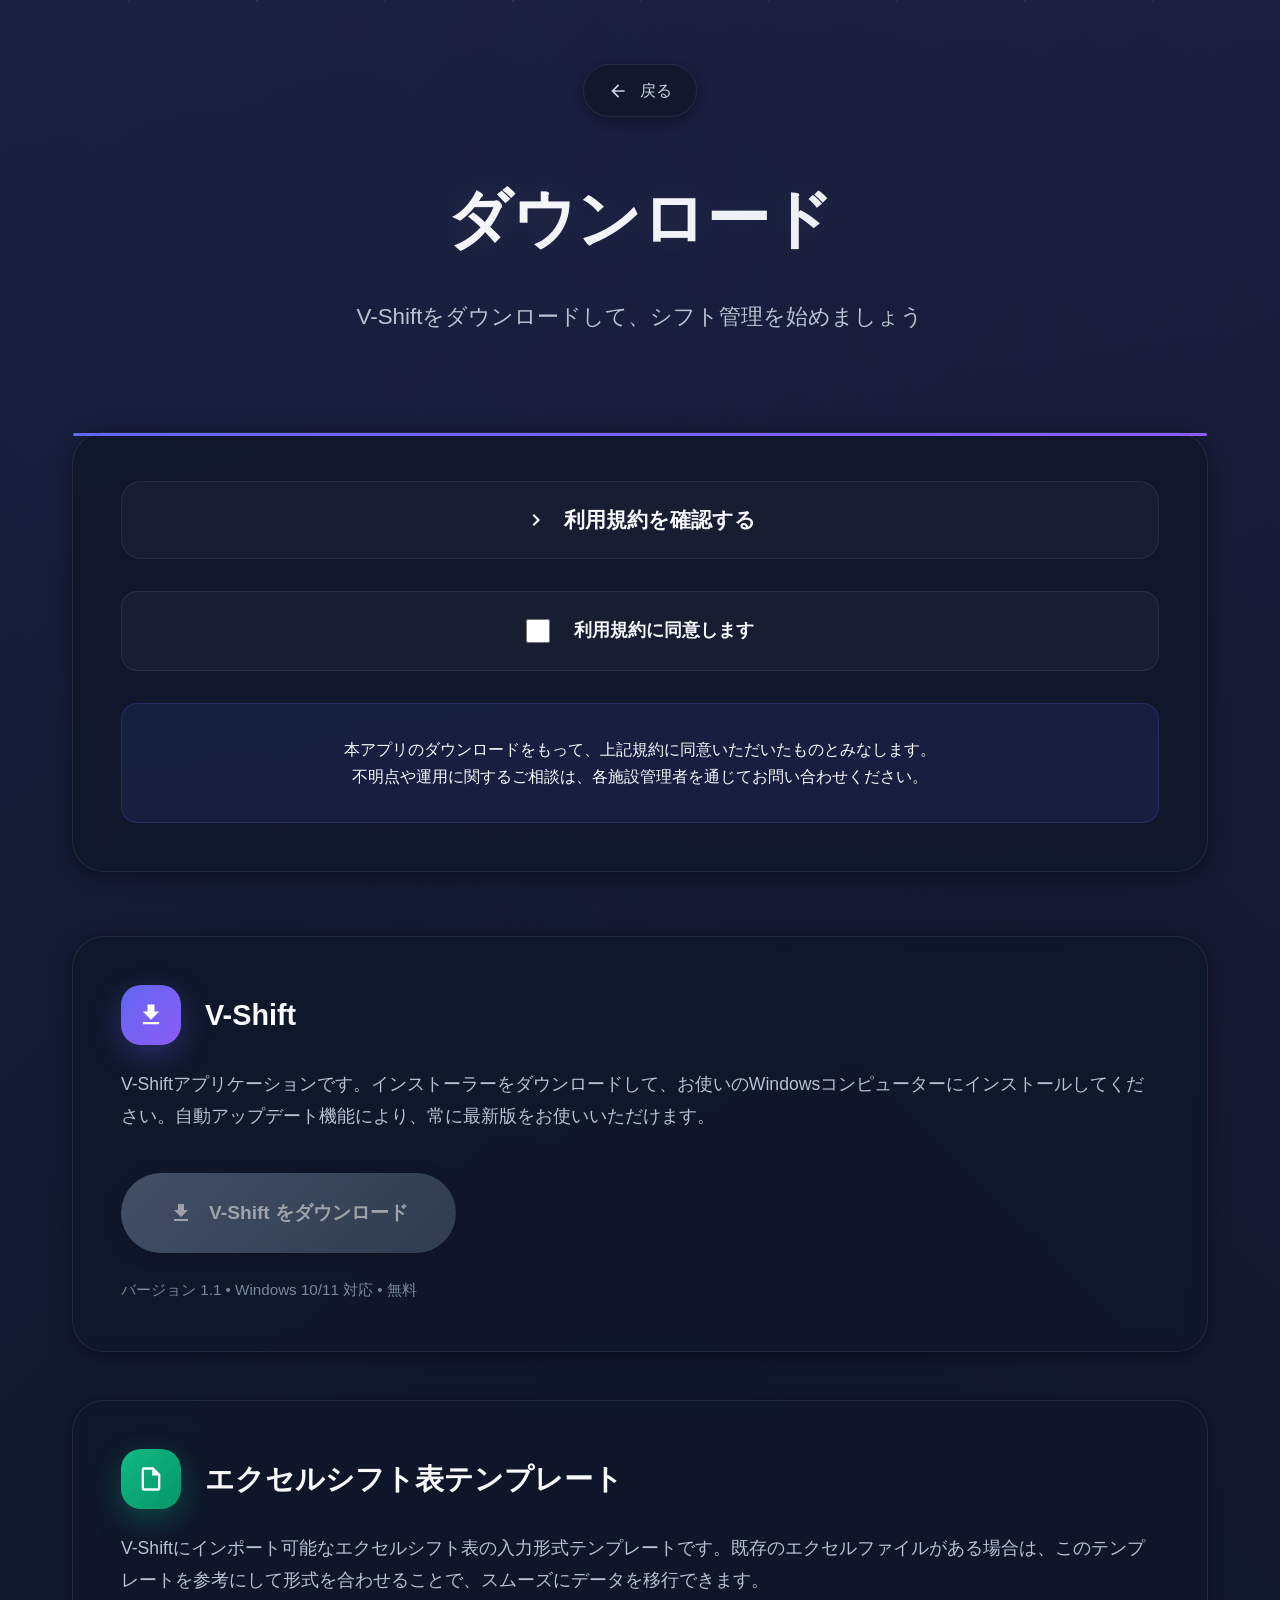
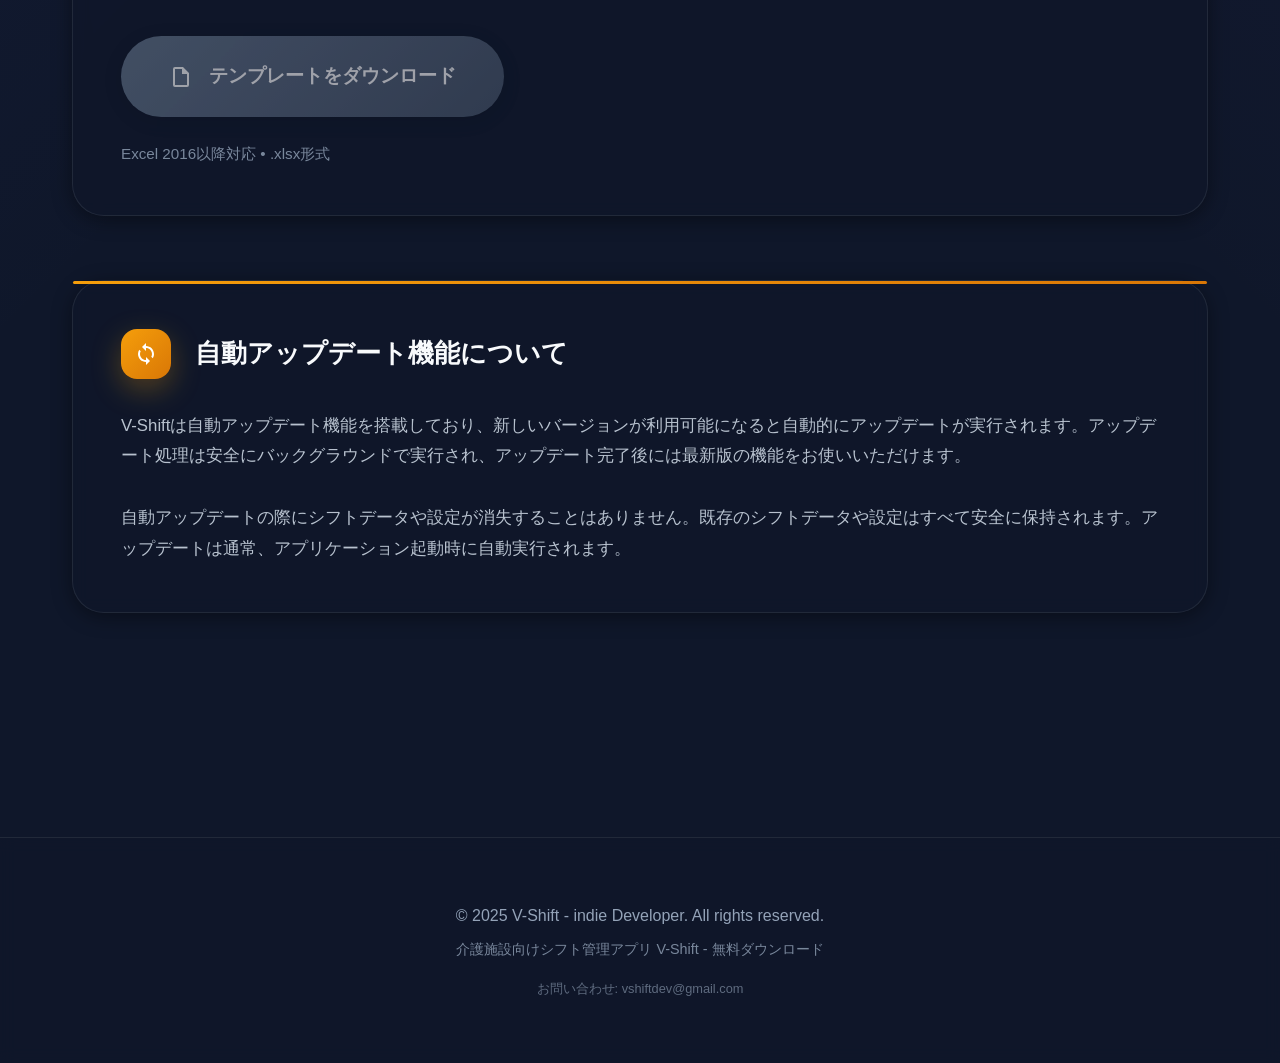
<file: docs/download.html>
<!DOCTYPE html>
<html lang="ja">
<head>
  <meta charset="UTF-8">
  <meta name="viewport" content="width=device-width, initial-scale=1.0">
  
  <!-- SEO Meta Tags -->
  <title>V-Shift ダウンロード - 介護施設向けシフト管理アプリ | 無料インストーラー</title>
  <meta name="description" content="V-Shiftの無料ダウンロード。利用規約に同意してインストーラーとエクセルテンプレートをダウンロードできます。">
  <meta name="keywords" content="V-Shift,ダウンロード,インストーラー,シフト管理アプリ,介護施設,無料">
  <meta name="author" content="V-Shift Developer">
  <meta name="robots" content="index, follow">
  <meta name="language" content="Japanese">
  
  <!-- Open Graph Tags -->
  <meta property="og:title" content="V-Shift ダウンロード - 介護施設向けシフト管理アプリ">
  <meta property="og:description" content="V-Shiftの無料ダウンロード。利用規約に同意してインストーラーとエクセルテンプレートをダウンロードできます。">
  <meta property="og:type" content="website">
  <meta property="og:url" content="https://miki-potato.github.io/Vshift-Product/download.html">
  <meta property="og:image" content="https://miki-potato.github.io/Vshift-Product/og-image.jpg">
  
  <!-- Canonical URL -->
  <link rel="canonical" href="https://miki-potato.github.io/Vshift-Product/download.html">
  
  <style>
    :root {
      --primary: #6366f1;
      --primary-dark: #4f46e5;
      --secondary: #8b5cf6;
      --accent: #06b6d4;
      --accent-bright: #0ea5e9;
      --success: #10b981;
      --text-primary: #f8fafc;
      --text-secondary: #cbd5e1;
      --text-accent: #94a3b8;
      --card-bg: rgba(15, 23, 42, 0.8);
      --card-border: rgba(255, 255, 255, 0.08);
      --card-shadow: 0 4px 20px rgba(0, 0, 0, 0.4);
      --glass-bg: rgba(15, 23, 42, 0.6);
      --glass-border: rgba(255, 255, 255, 0.12);
      --backdrop-blur: blur(8px);
    }
    
    * {
      margin: 0;
      padding: 0;
      box-sizing: border-box;
    }
    
    body {
      font-family: 'Inter', -apple-system, BlinkMacSystemFont, 'Segoe UI', sans-serif;
      background: #0f172a;
      background-image: 
        linear-gradient(135deg, rgba(99, 102, 241, 0.1) 0%, transparent 50%),
        linear-gradient(225deg, rgba(139, 92, 246, 0.08) 0%, transparent 50%);
      min-height: 100vh;
      line-height: 1.7;
      color: var(--text-primary);
      overflow-x: hidden;
    }
    
    .floating-particles {
      position: fixed;
      top: 0;
      left: 0;
      width: 100%;
      height: 100%;
      pointer-events: none;
      z-index: 1;
      opacity: 0.3;
    }
    
    .particle {
      position: absolute;
      width: 2px;
      height: 2px;
      background: rgba(255, 255, 255, 0.4);
      border-radius: 50%;
      animation: float 25s infinite linear;
    }
    
    .particle:nth-child(odd) {
      background: rgba(99, 102, 241, 0.6);
      animation-duration: 30s;
    }
    
    .particle:nth-child(3n) {
      background: rgba(139, 92, 246, 0.5);
      animation-duration: 35s;
    }
    
    @keyframes float {
      0% { transform: translateY(100vh) rotate(0deg); opacity: 0; }
      10% { opacity: 1; }
      90% { opacity: 1; }
      100% { transform: translateY(-100px) rotate(360deg); opacity: 0; }
    }
    
    .container {
      max-width: 1200px;
      margin: 0 auto;
      padding: 0 2rem;
      position: relative;
      z-index: 2;
    }
    
    /* Header */
    .header {
      text-align: center;
      padding: 4rem 0;
      animation: slideInDown 1s ease-out;
    }
    
    .back-link {
      display: inline-flex;
      align-items: center;
      gap: 0.75rem;
      color: var(--text-secondary);
      text-decoration: none;
      font-weight: 500;
      margin-bottom: 3rem;
      padding: 0.75rem 1.5rem;
      border-radius: 50px;
      background: var(--card-bg);
      backdrop-filter: var(--backdrop-blur);
      border: 1px solid var(--card-border);
      transition: all 0.3s ease;
      box-shadow: var(--card-shadow);
    }
    
    .back-link:hover {
      color: var(--text-primary);
      transform: translateY(-2px);
      border-color: rgba(255, 255, 255, 0.15);
    }
    
    .page-title {
      font-size: 4rem;
      font-weight: 900;
      background: linear-gradient(135deg, #ffffff 0%, #e2e8f0 100%);
      -webkit-background-clip: text;
      -webkit-text-fill-color: transparent;
      background-clip: text;
      margin-bottom: 1.5rem;
      letter-spacing: -0.02em;
      text-shadow: 0 0 40px rgba(255, 255, 255, 0.1);
    }
    
    .page-subtitle {
      font-size: 1.4rem;
      color: var(--text-secondary);
      font-weight: 300;
      opacity: 0.9;
    }
    
    /* Main Content */
    .main-content {
      padding: 2rem 0 6rem;
    }
    
    .section {
      margin-bottom: 4rem;
    }
    
    /* Terms Section */
    .terms-section {
      background: var(--card-bg);
      backdrop-filter: var(--backdrop-blur);
      border: 1px solid var(--card-border);
      border-radius: 32px;
      padding: 3rem;
      box-shadow: var(--card-shadow);
      position: relative;
      margin-bottom: 4rem;
    }
    
    .terms-section::before {
      content: '';
      position: absolute;
      top: 0;
      left: 0;
      right: 0;
      height: 3px;
      background: linear-gradient(90deg, var(--primary), var(--secondary));
      border-radius: 3px;
    }
    
    .terms-toggle {
      background: none;
      border: none;
      color: var(--text-primary);
      font-weight: 700;
      cursor: pointer;
      display: flex;
      align-items: center;
      justify-content: center;
      gap: 1rem;
      font-size: 1.3rem;
      padding: 1.5rem;
      border-radius: 20px;
      transition: all 0.3s ease;
      width: 100%;
      margin-bottom: 2rem;
      background: rgba(255, 255, 255, 0.03);
      border: 1px solid rgba(255, 255, 255, 0.06);
    }
    
    .terms-toggle:hover {
      background: rgba(255, 255, 255, 0.06);
      transform: translateY(-1px);
    }
    
    .terms-arrow {
      width: 24px;
      height: 24px;
      transition: transform 0.3s ease;
    }
    
    .terms-content {
      display: none;
      background: rgba(0, 0, 0, 0.2);
      border-radius: 20px;
      padding: 2.5rem;
      margin-bottom: 2rem;
      max-height: 500px;
      overflow-y: auto;
      font-size: 0.95rem;
      line-height: 1.8;
      color: var(--text-secondary);
      border: 1px solid var(--card-border);
    }
    
    .terms-content h4 {
      font-weight: 800;
      margin-bottom: 2rem;
      color: var(--text-primary);
      font-size: 1.4rem;
    }
    
    .terms-content h5 {
      font-weight: 700;
      margin: 2.5rem 0 1.5rem 0;
      color: var(--text-primary);
      font-size: 1.1rem;
    }
    
    .terms-content ul {
      margin-bottom: 2rem;
      padding-left: 2rem;
    }
    
    .terms-content li {
      margin-bottom: 0.75rem;
    }
    
    .terms-content p {
      margin-bottom: 2rem;
    }
    
    .terms-notice {
      background: rgba(99, 102, 241, 0.1);
      border-radius: 16px;
      padding: 2rem;
      font-weight: 600;
      color: var(--text-primary);
      border-left: 4px solid var(--primary);
    }
    
    .terms-agreement {
      display: flex;
      align-items: center;
      justify-content: center;
      gap: 1.5rem;
      margin-bottom: 2rem;
      padding: 1.5rem;
      background: rgba(255, 255, 255, 0.03);
      border-radius: 16px;
      border: 1px solid var(--card-border);
    }
    
    .agreement-checkbox {
      width: 24px;
      height: 24px;
      cursor: pointer;
      accent-color: var(--primary);
    }
    
    .agreement-label {
      color: var(--text-primary);
      font-weight: 600;
      cursor: pointer;
      font-size: 1.1rem;
    }
    
    .terms-footer {
      background: rgba(99, 102, 241, 0.1);
      border-radius: 16px;
      padding: 2rem;
      text-align: center;
      font-weight: 500;
      color: var(--text-primary);
      margin-top: 2rem;
      border: 1px solid rgba(99, 102, 241, 0.2);
    }
    
    /* Download Section */
    .download-section {
      display: grid;
      gap: 3rem;
    }
    
    .download-item {
      background: var(--card-bg);
      backdrop-filter: var(--backdrop-blur);
      border: 1px solid var(--card-border);
      border-radius: 32px;
      padding: 3rem;
      box-shadow: var(--card-shadow);
      transition: all 0.3s cubic-bezier(0.4, 0, 0.2, 1);
      position: relative;
      overflow: hidden;
    }
    
    .download-item::before {
      content: '';
      position: absolute;
      top: 0;
      left: 0;
      right: 0;
      height: 3px;
      background: linear-gradient(90deg, var(--primary), var(--secondary));
      transform: scaleX(0);
      transition: transform 0.3s ease;
      border-radius: 3px;
    }
    
    .download-item:hover::before {
      transform: scaleX(1);
    }
    
    .download-item:hover {
      transform: translateY(-8px);
      box-shadow: 
        var(--card-shadow),
        0 20px 40px rgba(0, 0, 0, 0.6);
      border-color: rgba(255, 255, 255, 0.15);
    }
    
    .download-title {
      font-size: 1.8rem;
      font-weight: 700;
      margin-bottom: 1.5rem;
      color: var(--text-primary);
      display: flex;
      align-items: center;
      gap: 1.5rem;
    }
    
    .download-icon {
      width: 60px;
      height: 60px;
      background: linear-gradient(135deg, var(--primary), var(--secondary));
      border-radius: 20px;
      display: flex;
      align-items: center;
      justify-content: center;
      color: white;
      box-shadow: 0 10px 30px rgba(99, 102, 241, 0.3);
    }
    
    .download-icon.template-icon {
      background: linear-gradient(135deg, var(--success), #059669);
      box-shadow: 0 10px 30px rgba(16, 185, 129, 0.3);
    }
    
    .download-description {
      color: var(--text-secondary);
      margin-bottom: 2.5rem;
      font-size: 1.1rem;
      line-height: 1.8;
      opacity: 0.9;
    }
    
    .download-button {
      display: inline-flex;
      align-items: center;
      gap: 1rem;
      padding: 1.5rem 3rem;
      background: linear-gradient(135deg, var(--primary), var(--secondary));
      color: white;
      text-decoration: none;
      border-radius: 60px;
      font-size: 1.2rem;
      font-weight: 600;
      transition: all 0.4s cubic-bezier(0.4, 0, 0.2, 1);
      box-shadow: 
        0 20px 40px rgba(99, 102, 241, 0.3),
        inset 0 1px 0 rgba(255, 255, 255, 0.2);
      position: relative;
      overflow: hidden;
    }
    
    .download-button::before {
      content: '';
      position: absolute;
      top: 0;
      left: -100%;
      width: 100%;
      height: 100%;
      background: linear-gradient(90deg, transparent, rgba(255,255,255,0.3), transparent);
      transition: left 0.7s ease;
    }
    
    .download-button:hover::before {
      left: 100%;
    }
    
    .download-button:hover {
      transform: translateY(-3px) scale(1.02);
      box-shadow: 
        0 30px 60px rgba(99, 102, 241, 0.4),
        inset 0 1px 0 rgba(255, 255, 255, 0.3);
    }
    
    .download-button.disabled {
      background: linear-gradient(135deg, #64748b, #475569) !important;
      cursor: not-allowed !important;
      box-shadow: 0 4px 20px rgba(0, 0, 0, 0.2) !important;
      opacity: 0.6;
    }
    
    .download-button.disabled:hover {
      transform: none !important;
      box-shadow: 0 4px 20px rgba(0, 0, 0, 0.2) !important;
    }
    
    .download-button.disabled:hover::before {
      left: -100% !important;
    }
    
    .template-button {
      background: linear-gradient(135deg, var(--success), #059669);
      box-shadow: 
        0 20px 40px rgba(16, 185, 129, 0.3),
        inset 0 1px 0 rgba(255, 255, 255, 0.2);
    }
    
    .template-button:hover {
      box-shadow: 
        0 30px 60px rgba(16, 185, 129, 0.4),
        inset 0 1px 0 rgba(255, 255, 255, 0.3);
    }
    
    .version-info {
      margin-top: 1.5rem;
      color: var(--text-accent);
      font-size: 0.95rem;
      opacity: 0.8;
    }
    
    /* Update Info Section */
    .update-section {
      background: var(--card-bg);
      backdrop-filter: var(--backdrop-blur);
      border: 1px solid var(--card-border);
      border-radius: 32px;
      padding: 3rem;
      box-shadow: var(--card-shadow);
      position: relative;
    }
    
    .update-section::before {
      content: '';
      position: absolute;
      top: 0;
      left: 0;
      right: 0;
      height: 3px;
      background: linear-gradient(90deg, #f59e0b, #d97706);
      border-radius: 3px;
    }
    
    .update-title {
      font-size: 1.6rem;
      font-weight: 700;
      margin-bottom: 2rem;
      color: var(--text-primary);
      display: flex;
      align-items: center;
      gap: 1.5rem;
    }
    
    .update-icon {
      width: 50px;
      height: 50px;
      background: linear-gradient(135deg, #f59e0b, #d97706);
      border-radius: 16px;
      display: flex;
      align-items: center;
      justify-content: center;
      color: white;
      box-shadow: 0 10px 30px rgba(245, 158, 11, 0.3);
    }
    
    .update-text {
      color: var(--text-secondary);
      margin-bottom: 2rem;
      line-height: 1.8;
      font-size: 1.05rem;
      opacity: 0.9;
    }
    
    .update-text:last-child {
      margin-bottom: 0;
    }
    
    /* Footer */
    .footer {
      text-align: center;
      padding: 4rem 0;
      color: var(--text-accent);
      background: var(--card-bg);
      backdrop-filter: var(--backdrop-blur);
      border-top: 1px solid var(--card-border);
      margin-top: 4rem;
    }
    
    /* Animations */
    @keyframes slideInDown {
      from {
        opacity: 0;
        transform: translateY(-50px);
      }
      to {
        opacity: 1;
        transform: translateY(0);
      }
    }
    
    .fade-in {
      opacity: 0;
      transform: translateY(30px);
      transition: all 0.8s ease;
    }
    
    .fade-in.visible {
      opacity: 1;
      transform: translateY(0);
    }
    
    /* Responsive */
    @media (max-width: 768px) {
      .container {
        padding: 0 1rem;
      }
      
      .header {
        padding: 2rem 0;
      }
      
      .page-title {
        font-size: 2.5rem;
      }
      
      .terms-section,
      .download-item,
      .update-section {
        padding: 2rem;
      }
      
      .download-title {
        font-size: 1.4rem;
        flex-direction: column;
        align-items: center;
        text-align: center;
        gap: 1rem;
      }
      
      .download-button {
        padding: 1.2rem 2.5rem;
        font-size: 1.1rem;
      }
      
      .terms-content {
        padding: 2rem;
      }
    }
  </style>
</head>
<!-- Google tag (gtag.js) -->
<script async src="https://www.googletagmanager.com/gtag/js?id=G-Z98T65LMHK"></script>
<script>
  window.dataLayer = window.dataLayer || [];
  function gtag(){dataLayer.push(arguments);}
  gtag('js', new Date());

  gtag('config', 'G-Z98T65LMHK');
</script>
<body>
  <!-- Floating Particles -->
  <div class="floating-particles">
    <div class="particle" style="left: 10%; animation-delay: 0s;"></div>
    <div class="particle" style="left: 20%; animation-delay: 2s;"></div>
    <div class="particle" style="left: 30%; animation-delay: 4s;"></div>
    <div class="particle" style="left: 40%; animation-delay: 1s;"></div>
    <div class="particle" style="left: 50%; animation-delay: 3s;"></div>
    <div class="particle" style="left: 60%; animation-delay: 5s;"></div>
    <div class="particle" style="left: 70%; animation-delay: 2.5s;"></div>
    <div class="particle" style="left: 80%; animation-delay: 4.5s;"></div>
    <div class="particle" style="left: 90%; animation-delay: 1.5s;"></div>
  </div>

  <div class="container">
    <header class="header">
      <a href="index.html" class="back-link">
        <svg width="20" height="20" viewBox="0 0 24 24" fill="currentColor">
          <path d="M20 11H7.83l5.59-5.59L12 4l-8 8 8 8 1.41-1.41L7.83 13H20v-2z"/>
        </svg>
        戻る
      </a>
      <h1 class="page-title">ダウンロード</h1>
      <p class="page-subtitle">V-Shiftをダウンロードして、シフト管理を始めましょう</p>
    </header>

    <main class="main-content">
      <!-- Terms Section -->
      <section class="section">
        <div class="terms-section fade-in">
          <button id="terms-toggle" class="terms-toggle" onclick="toggleTerms()">
            <svg id="terms-arrow" class="terms-arrow" viewBox="0 0 24 24" fill="currentColor">
              <path d="M8.59 16.59L13.17 12 8.59 7.41 10 6l6 6-6 6-1.41-1.41z"/>
            </svg>
            利用規約を確認する
          </button>
          
          <div id="terms-content" class="terms-content">
            <h4>シフト管理アプリ 利用規約（2025年7月版）</h4>
            <p>この利用規約（以下「本規約」といいます）は、介護施設におけるシフト管理を目的として提供される本アプリ（以下「本アプリ」といいます）の利用条件を定めるものです。各導入施設は、本規約の内容に同意した上で、本アプリを適切に運用するものとします。</p>
            
            <h5>第1条（利用目的と対象）</h5>
            <ul>
              <li>本アプリは、施設職員の勤務スケジュール作成・管理・閲覧を簡便化するために提供されるものです。</li>
              <li>利用は、導入を承認された介護施設に限り、原則として施設単位での運用を想定しています。</li>
            </ul>
            
            <h5>第2条（情報管理と責任）</h5>
            <ul>
              <li>本アプリに登録される情報（シフト内容・職員名など）は、施設側の責任において、できる限り正確に管理・入力してください。</li>
              <li>アカウント情報や端末管理も、各施設の判断と責任により適切に運用をお願いします。</li>
            </ul>
            
            <h5>第3条（ご利用にあたってのお願い）</h5>
            <ul>
              <li>本アプリは、業務を円滑に行うためのツールです。以下のような行為は避け、適正な利用にご協力ください。</li>
              <li>故意に誤った情報を登録すること</li>
              <li>業務に支障をきたす使い方（例：紛らわしい入力、共有端末の操作混乱など）</li>
            </ul>
            
            <h5>第4条（免責事項）</h5>
            <ul>
              <li>本アプリの運用には十分な注意を払っていますが、技術的な不具合、通信障害、予期せぬ事象などにより、データ損失・漏洩が発生する可能性があります。</li>
              <li>これらに伴う損害について、開発者および運営側は一切の責任を負いかねます。ご理解の上でご利用ください。</li>
            </ul>
            
            <h5>第5条（規約の変更）</h5>
            <p>本規約は必要に応じて内容を変更することがあります。変更があった際は、速やかに通知し、施設側にて内容を確認・継続利用することをお願いします。</p>
            
            <h5>第6条（不具合の報告と対応）</h5>
            <p>本アプリのご利用に際して、不具合や動作異常等が確認された場合は、可能な範囲でその内容を施設管理者へご報告ください。ご報告いただいた内容は、今後の改善や修正に活用させていただく場合があります。</p>
            
            <div class="terms-notice">
              ※本アプリは介護施設のシフト管理業務を支援するツールです。適切にご利用ください。
            </div>
          </div>
          
          <div class="terms-agreement">
            <input type="checkbox" id="terms-agree" class="agreement-checkbox" onchange="toggleDownloadButtons()">
            <label for="terms-agree" class="agreement-label">利用規約に同意します</label>
          </div>
          
          <div class="terms-footer">
            本アプリのダウンロードをもって、上記規約に同意いただいたものとみなします。<br>
            不明点や運用に関するご相談は、各施設管理者を通じてお問い合わせください。
          </div>
        </div>
      </section>

      <!-- Download Section -->
      <section class="section">
        <div class="download-section">
          <div class="download-item fade-in">
            <div class="download-title">
              <div class="download-icon">
                <svg width="28" height="28" viewBox="0 0 24 24" fill="currentColor">
                  <path d="M19 9h-4V3H9v6H5l7 7 7-7zM5 18v2h14v-2H5z"/>
                </svg>
              </div>
              V-Shift
            </div>
            <p class="download-description">
              V-Shiftアプリケーションです。インストーラーをダウンロードして、お使いのWindowsコンピューターにインストールしてください。自動アップデート機能により、常に最新版をお使いいただけます。
            </p>
            <a href="V-Shift-Installer.zip" id="main-download-btn" class="download-button disabled" download="V-Shift-Installer.zip" 
               aria-label="V-Shiftインストーラをダウンロード" onclick="return checkTermsAgreement(event)">
              <svg width="24" height="24" viewBox="0 0 24 24" fill="currentColor">
                <path d="M19 9h-4V3H9v6H5l7 7 7-7zM5 18v2h14v-2H5z"/>
              </svg>
              V-Shift をダウンロード
            </a>
            <div class="version-info">
              バージョン 1.1 • Windows 10/11 対応 • 無料
            </div>
          </div>
          
          <div class="download-item fade-in">
            <div class="download-title">
              <div class="download-icon template-icon">
                <svg width="28" height="28" viewBox="0 0 24 24" fill="currentColor">
                  <path d="M14,2H6A2,2 0 0,0 4,4V20A2,2 0 0,0 6,22H18A2,2 0 0,0 20,20V8L14,2M18,20H6V4H13V9H18V20Z"/>
                </svg>
              </div>
              エクセルシフト表テンプレート
            </div>
            <p class="download-description">
              V-Shiftにインポート可能なエクセルシフト表の入力形式テンプレートです。既存のエクセルファイルがある場合は、このテンプレートを参考にして形式を合わせることで、スムーズにデータを移行できます。
            </p>
            <a href="エクセルシフト表＿入力形式.xlsx" id="template-download-btn" class="download-button template-button disabled" download="エクセルシフト表_入力形式.xlsx" 
               aria-label="エクセルシフト表テンプレートをダウンロード" onclick="return checkTermsAgreement(event)">
              <svg width="24" height="24" viewBox="0 0 24 24" fill="currentColor">
                <path d="M14,2H6A2,2 0 0,0 4,4V20A2,2 0 0,0 6,22H18A2,2 0 0,0 20,20V8L14,2M18,20H6V4H13V9H18V20Z"/>
              </svg>
              テンプレートをダウンロード
            </a>
            <div class="version-info">
              Excel 2016以降対応 • .xlsx形式
            </div>
          </div>
        </div>
      </section>

      <!-- Update Info Section -->
      <section class="section">
        <div class="update-section fade-in">
          <div class="update-title">
            <div class="update-icon">
              <svg width="24" height="24" viewBox="0 0 24 24" fill="currentColor">
                <path d="M12 4V1L8 5l4 4V6c3.31 0 6 2.69 6 6 0 1.01-.25 1.97-.7 2.8l1.46 1.46C19.54 15.03 20 13.57 20 12c0-4.42-3.58-8-8-8zm0 14c-3.31 0-6-2.69-6-6 0-1.01.25-1.97.7-2.8L5.24 7.74C4.46 8.97 4 10.43 4 12c0 4.42 3.58 8 8 8v3l4-4-4-4v3z"/>
              </svg>
            </div>
            自動アップデート機能について
          </div>
          <p class="update-text">
            V-Shiftは自動アップデート機能を搭載しており、新しいバージョンが利用可能になると自動的にアップデートが実行されます。アップデート処理は安全にバックグラウンドで実行され、アップデート完了後には最新版の機能をお使いいただけます。
          </p>
          <p class="update-text">
            自動アップデートの際にシフトデータや設定が消失することはありません。既存のシフトデータや設定はすべて安全に保持されます。アップデートは通常、アプリケーション起動時に自動実行されます。
          </p>
        </div>
      </section>
    </main>
  </div>

  <footer class="footer">
    <div class="container">
      <p>© 2025 V-Shift - indie Developer. All rights reserved.</p>
      <p style="font-size: 0.9rem; margin-top: 0.5rem; opacity: 0.8;">介護施設向けシフト管理アプリ V-Shift - 無料ダウンロード</p>
      <p style="font-size: 0.8rem; margin-top: 1rem; opacity: 0.6;">お問い合わせ: vshiftdev@gmail.com</p>
    </div>
  </footer>

  <script>
    // Floating particles creation
    function createParticle() {
      const particle = document.createElement('div');
      particle.className = 'particle';
      particle.style.left = Math.random() * 100 + '%';
      particle.style.animationDuration = (Math.random() * 10 + 15) + 's';
      particle.style.animationDelay = Math.random() * 5 + 's';
      
      const colors = [
        'rgba(255, 255, 255, 0.1)',
        'rgba(99, 102, 241, 0.2)',
        'rgba(139, 92, 246, 0.15)'
      ];
      particle.style.background = colors[Math.floor(Math.random() * colors.length)];
      
      document.querySelector('.floating-particles').appendChild(particle);
      
      // Remove particle after animation
      setTimeout(() => {
        if (particle.parentNode) {
          particle.parentNode.removeChild(particle);
        }
      }, 25000);
    }

    // Create particles periodically
    setInterval(createParticle, 3000);

    // Intersection Observer for fade-in animations
    const observerOptions = {
      threshold: 0.1,
      rootMargin: '0px 0px -50px 0px'
    };

    const observer = new IntersectionObserver((entries) => {
      entries.forEach(entry => {
        if (entry.isIntersecting) {
          entry.target.classList.add('visible');
        }
      });
    }, observerOptions);

    // Observe all fade-in elements
    document.querySelectorAll('.fade-in').forEach(el => {
      observer.observe(el);
    });

    // Terms toggle functionality
    function toggleTerms() {
      const content = document.getElementById('terms-content');
      const arrow = document.getElementById('terms-arrow');
      
      if (content.style.display === 'none' || content.style.display === '') {
        content.style.display = 'block';
        arrow.style.transform = 'rotate(90deg)';
      } else {
        content.style.display = 'none';
        arrow.style.transform = 'rotate(0deg)';
      }
    }
    
    // Toggle download buttons based on terms agreement
    function toggleDownloadButtons() {
      const checkbox = document.getElementById('terms-agree');
      const mainBtn = document.getElementById('main-download-btn');
      const templateBtn = document.getElementById('template-download-btn');
      
      if (checkbox.checked) {
        mainBtn.classList.remove('disabled');
        templateBtn.classList.remove('disabled');
      } else {
        mainBtn.classList.add('disabled');
        templateBtn.classList.add('disabled');
      }
    }
    
    // Check terms agreement before download
    function checkTermsAgreement(event) {
      const checkbox = document.getElementById('terms-agree');
      if (!checkbox.checked) {
        event.preventDefault();
        alert('利用規約に同意してからダウンロードしてください。');
        return false;
      }
      
      // ダウンロードイベントをトラッキング
      const buttonId = event.currentTarget.id;
      let downloadType = '';
      
      if (buttonId === 'main-download-btn') {
        downloadType = 'V-Shift_Installer';
      } else if (buttonId === 'template-download-btn') {
        downloadType = 'Excel_Template';
      }
      
      // GA4にイベント送信
      if (typeof gtag !== 'undefined') {
        gtag('event', 'download', {
          'event_category': 'engagement',
          'event_label': downloadType
        });
      }
      
      return true;
    }
    
    // Initialize download buttons state on page load
    document.addEventListener('DOMContentLoaded', function() {
      toggleDownloadButtons();
    });
  </script>
</body>
</html>
</file>
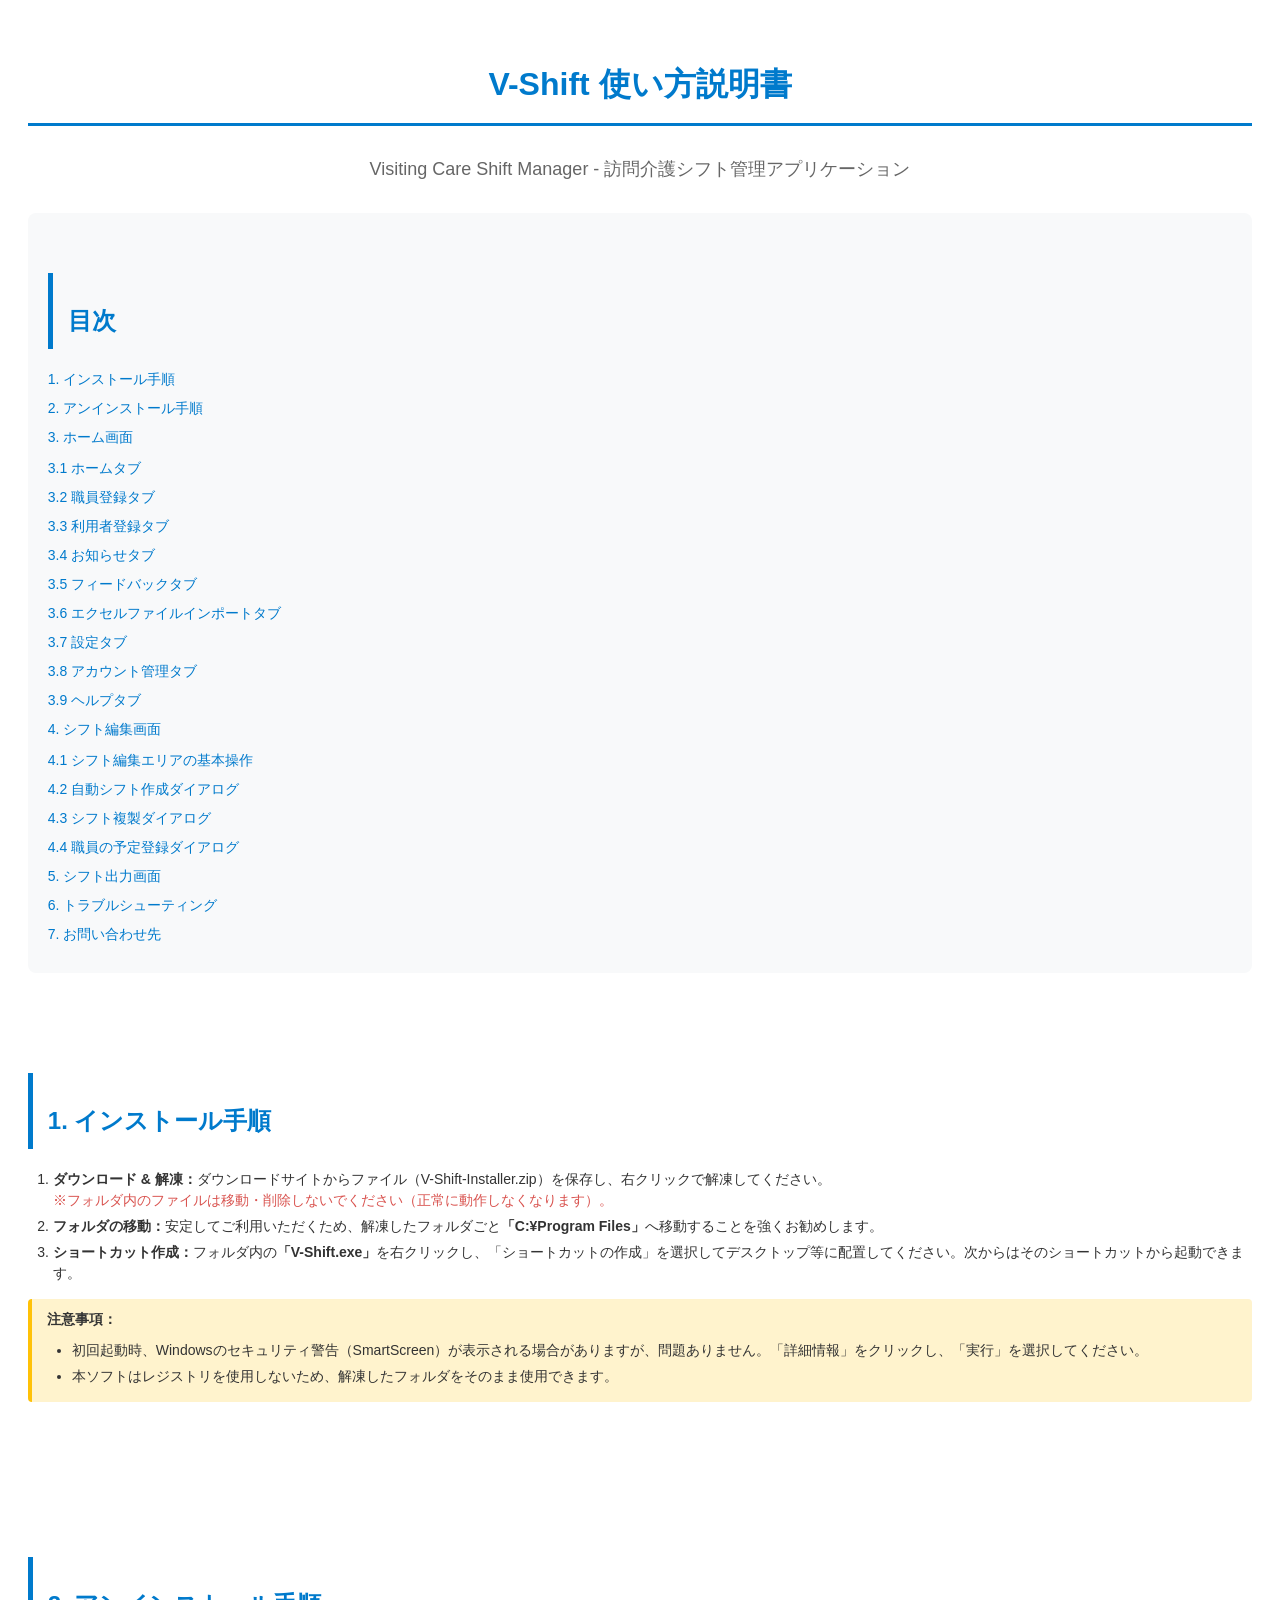
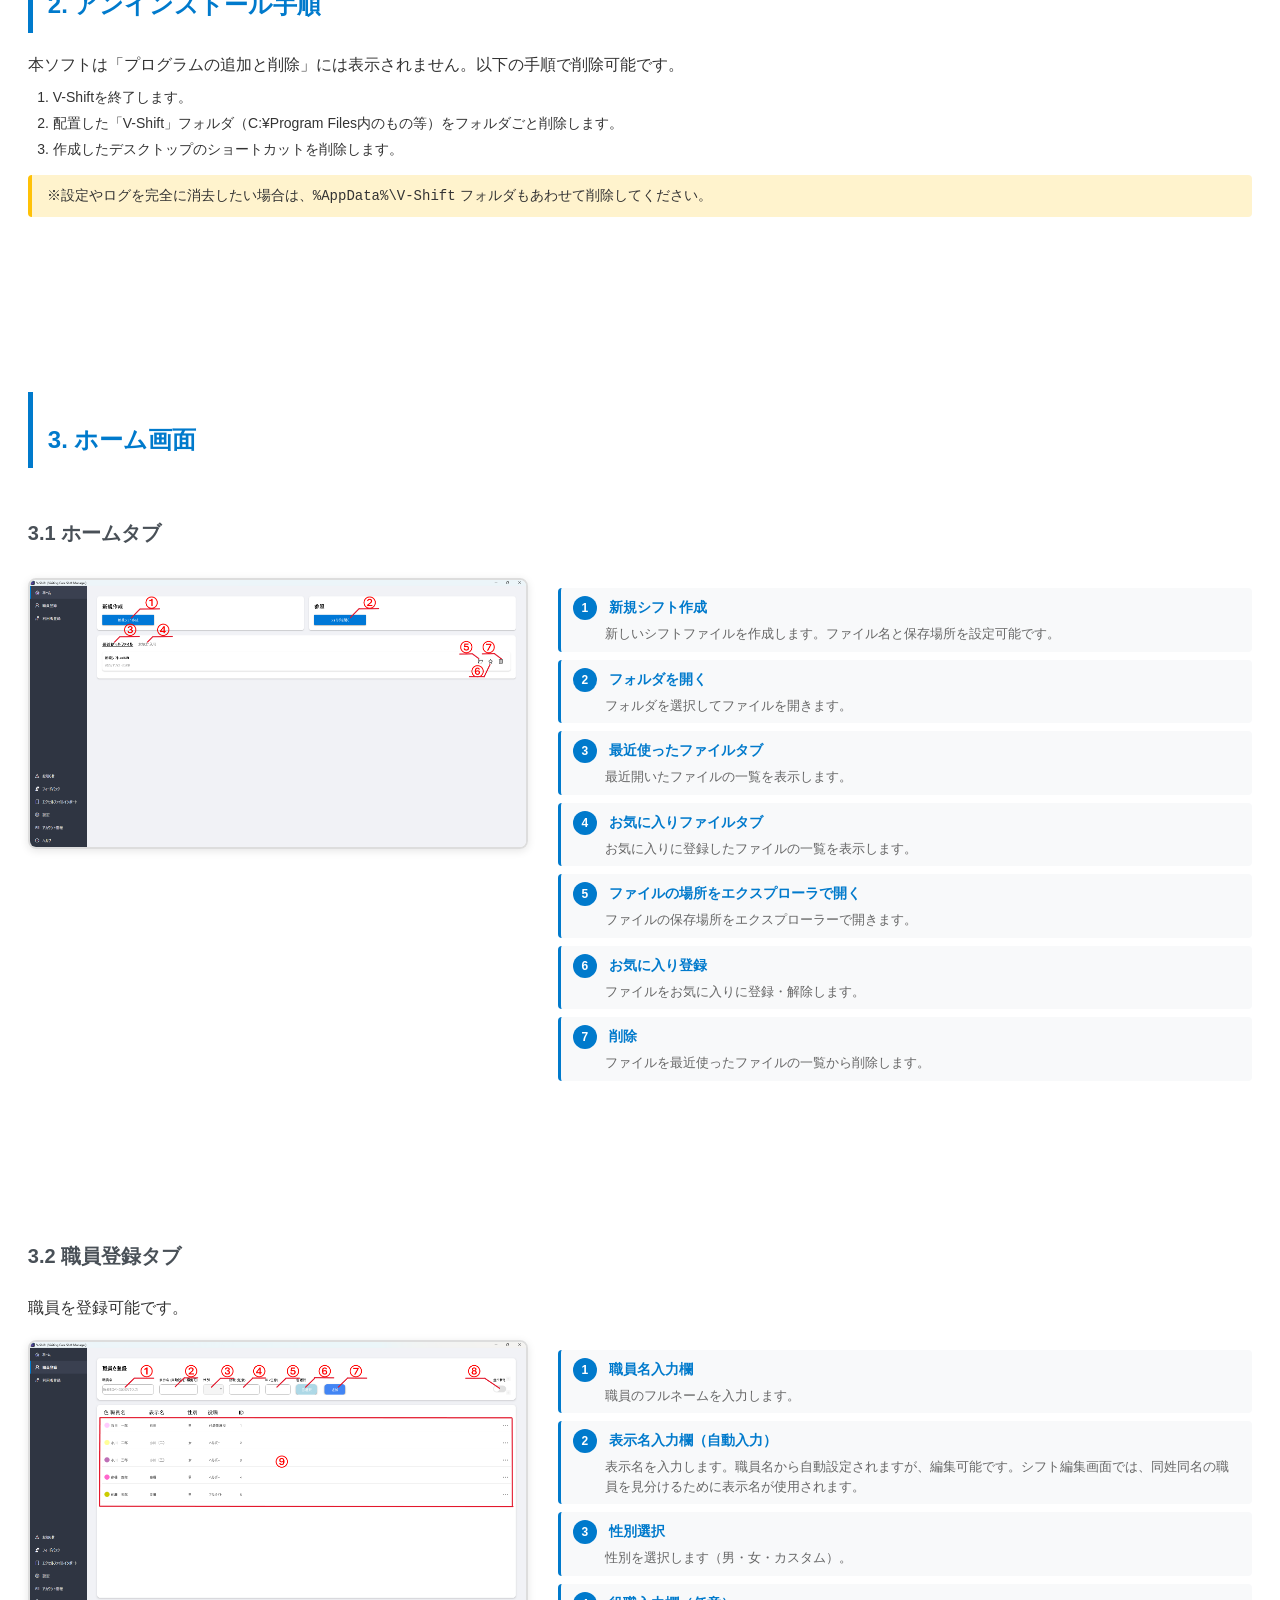
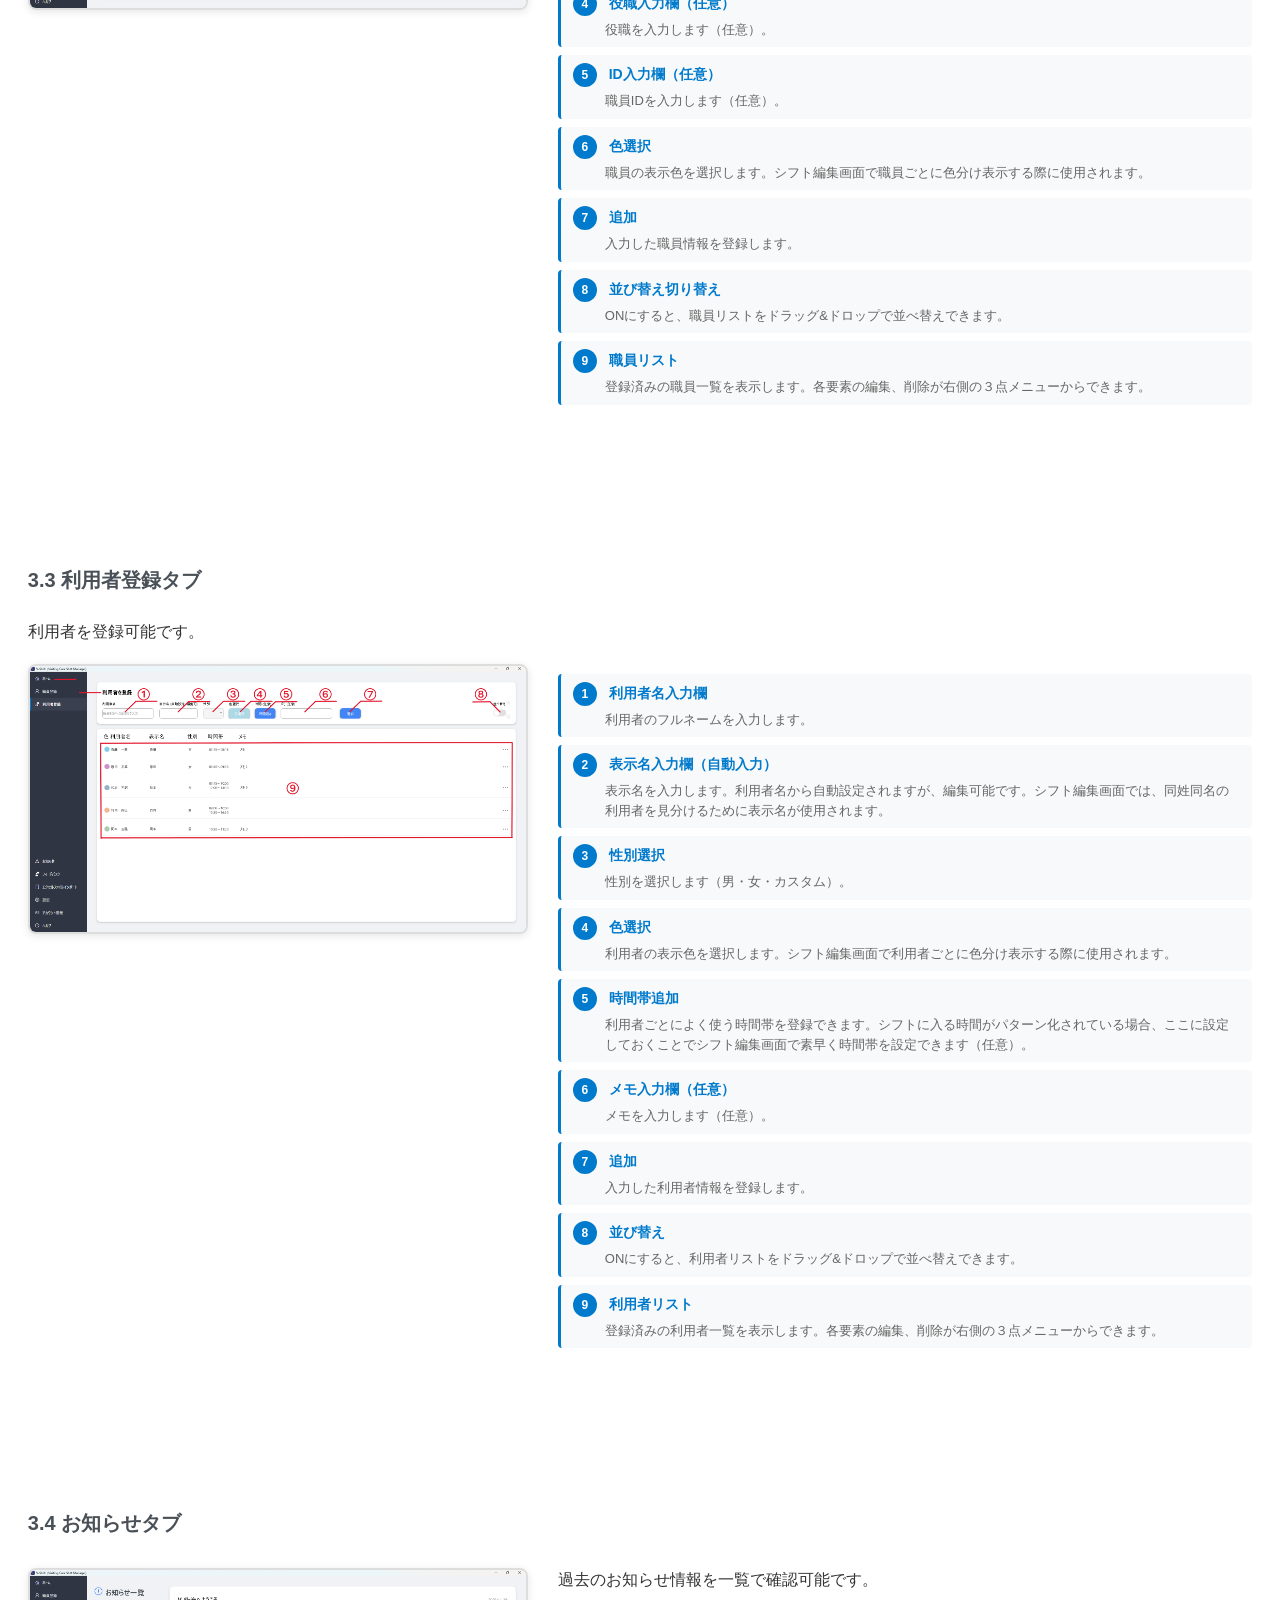
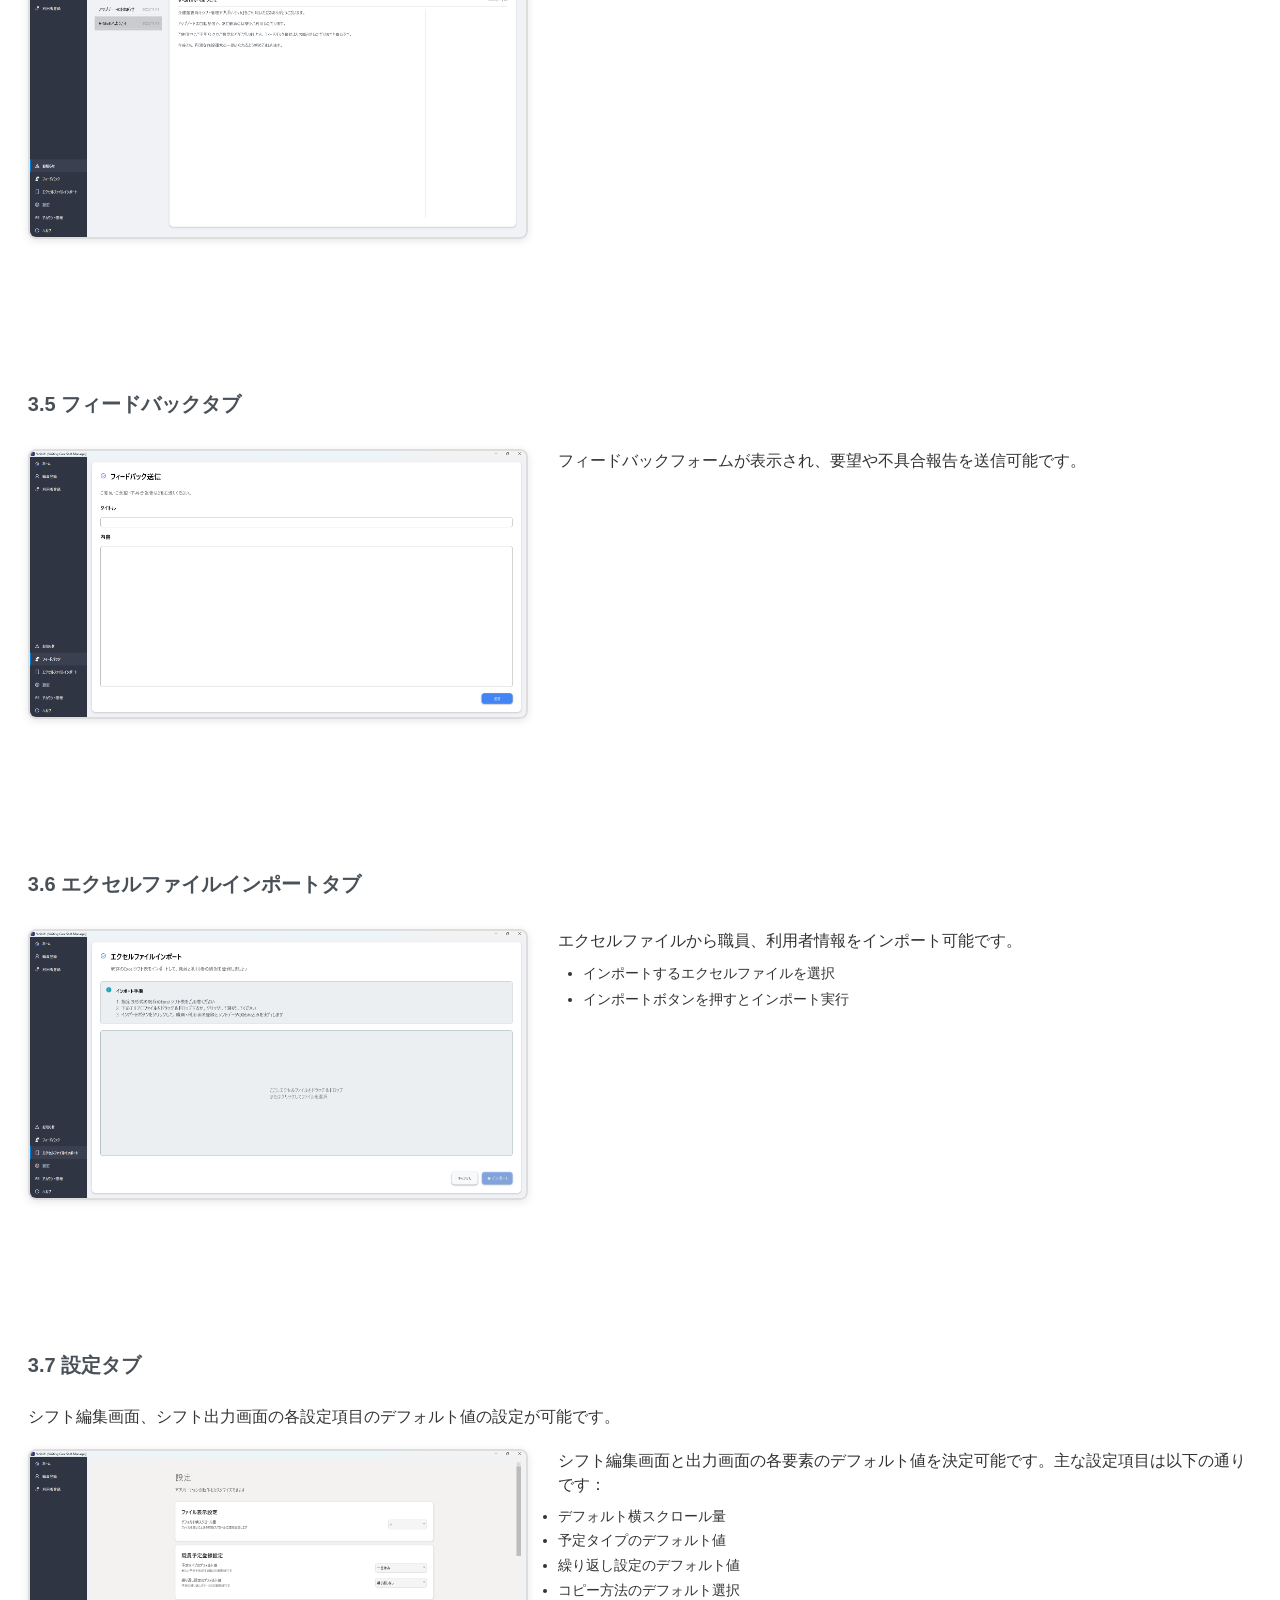
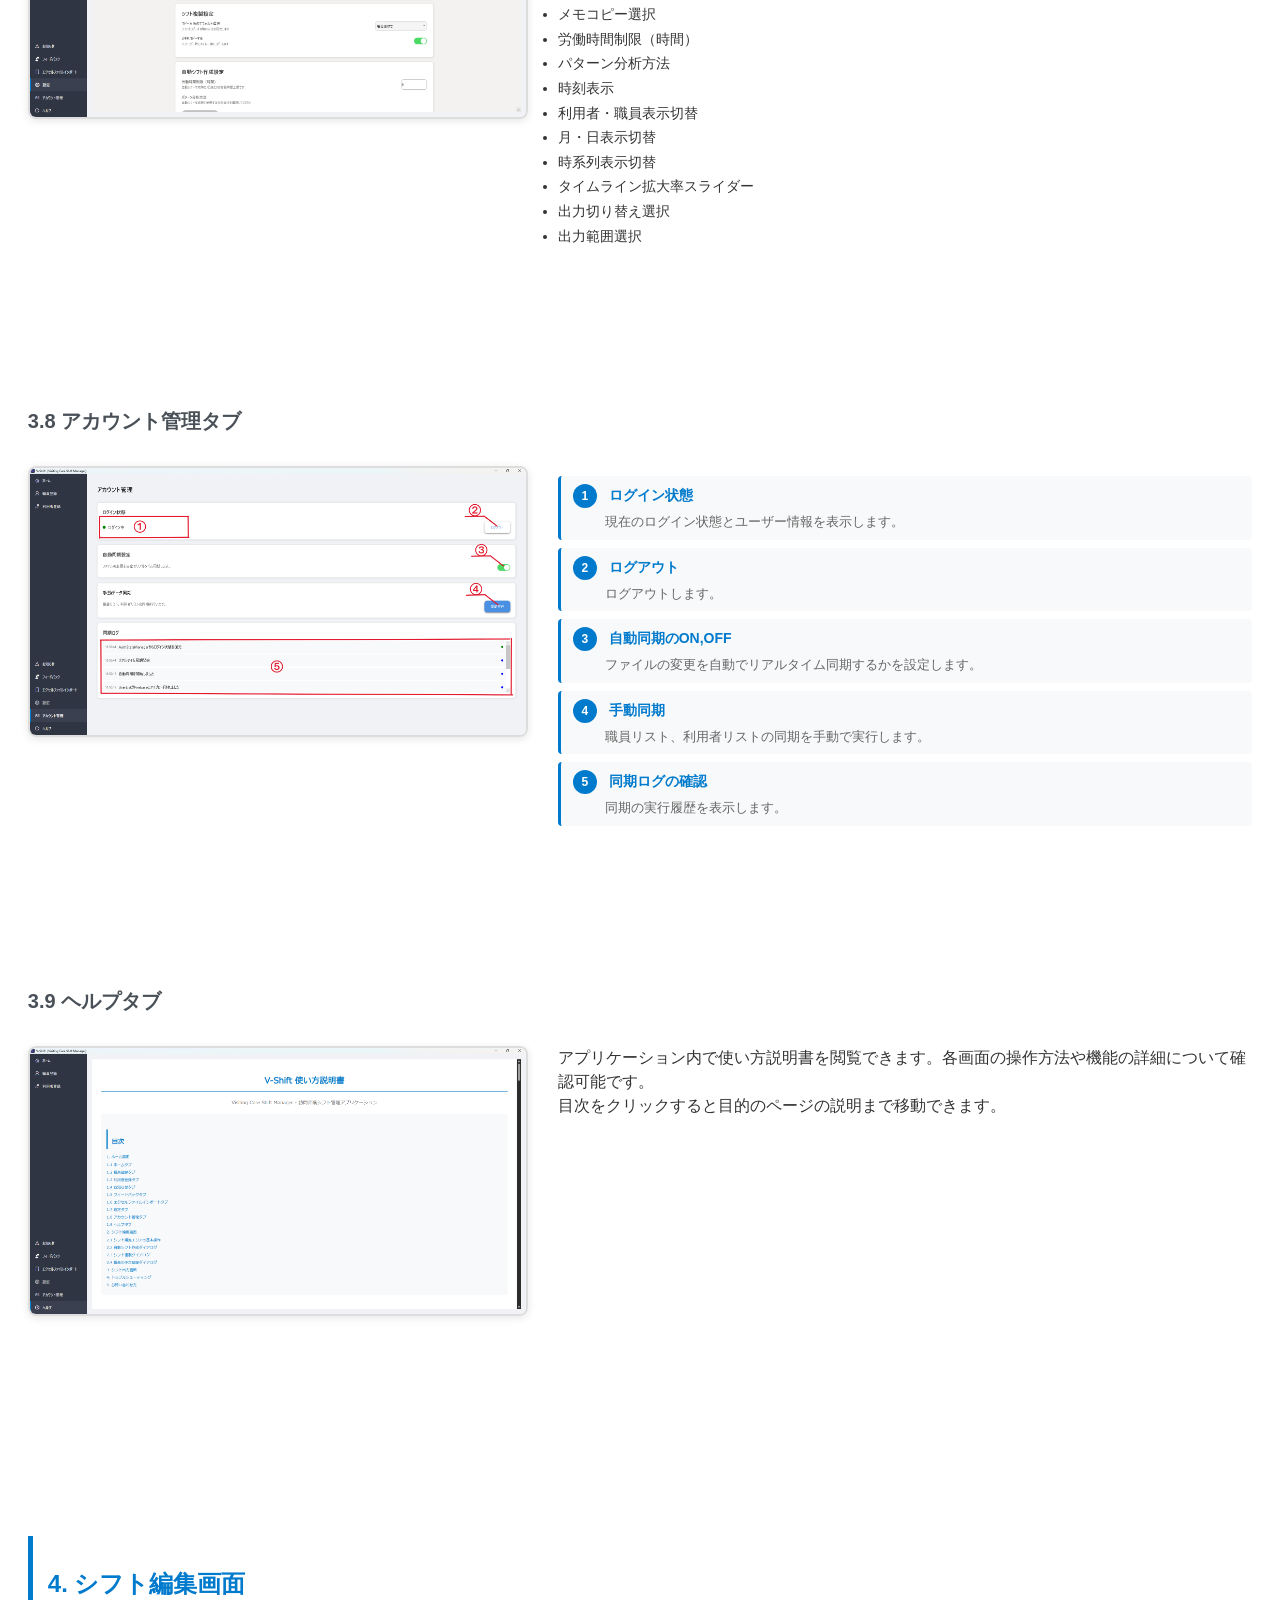
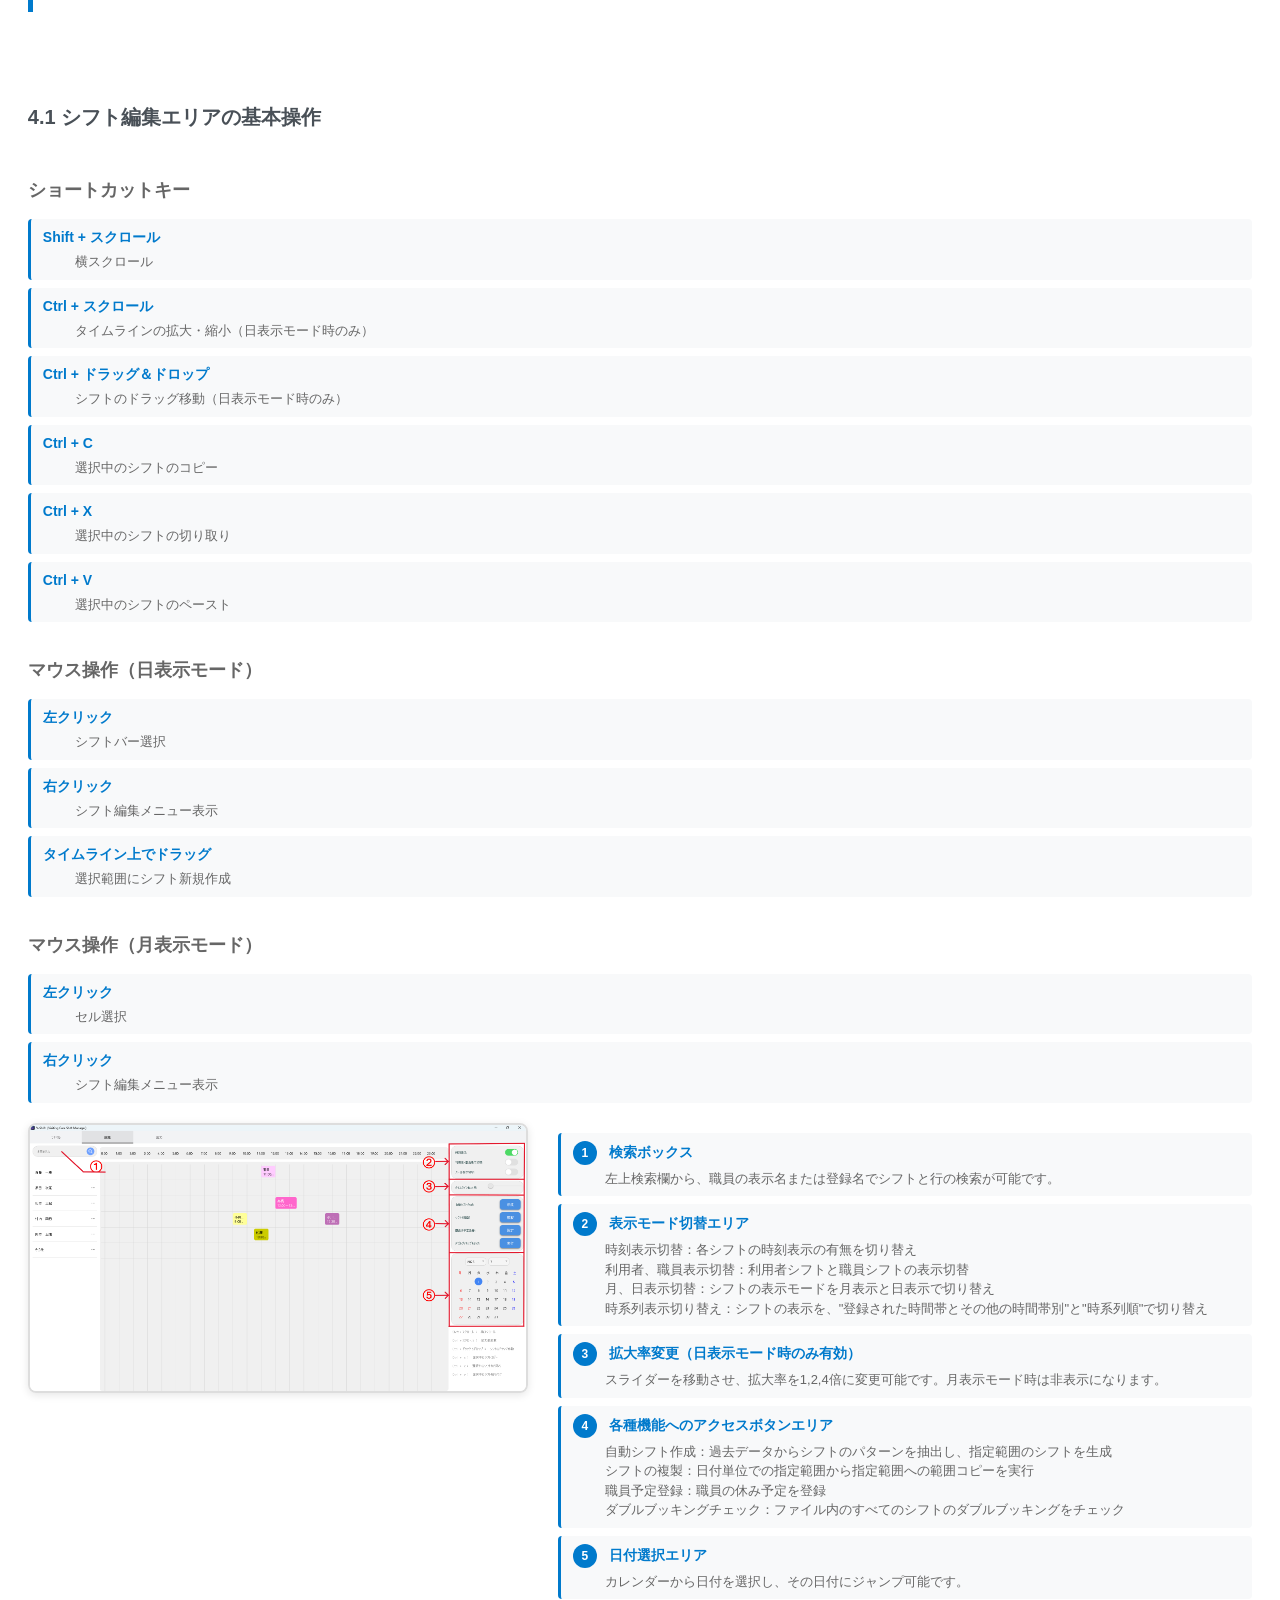
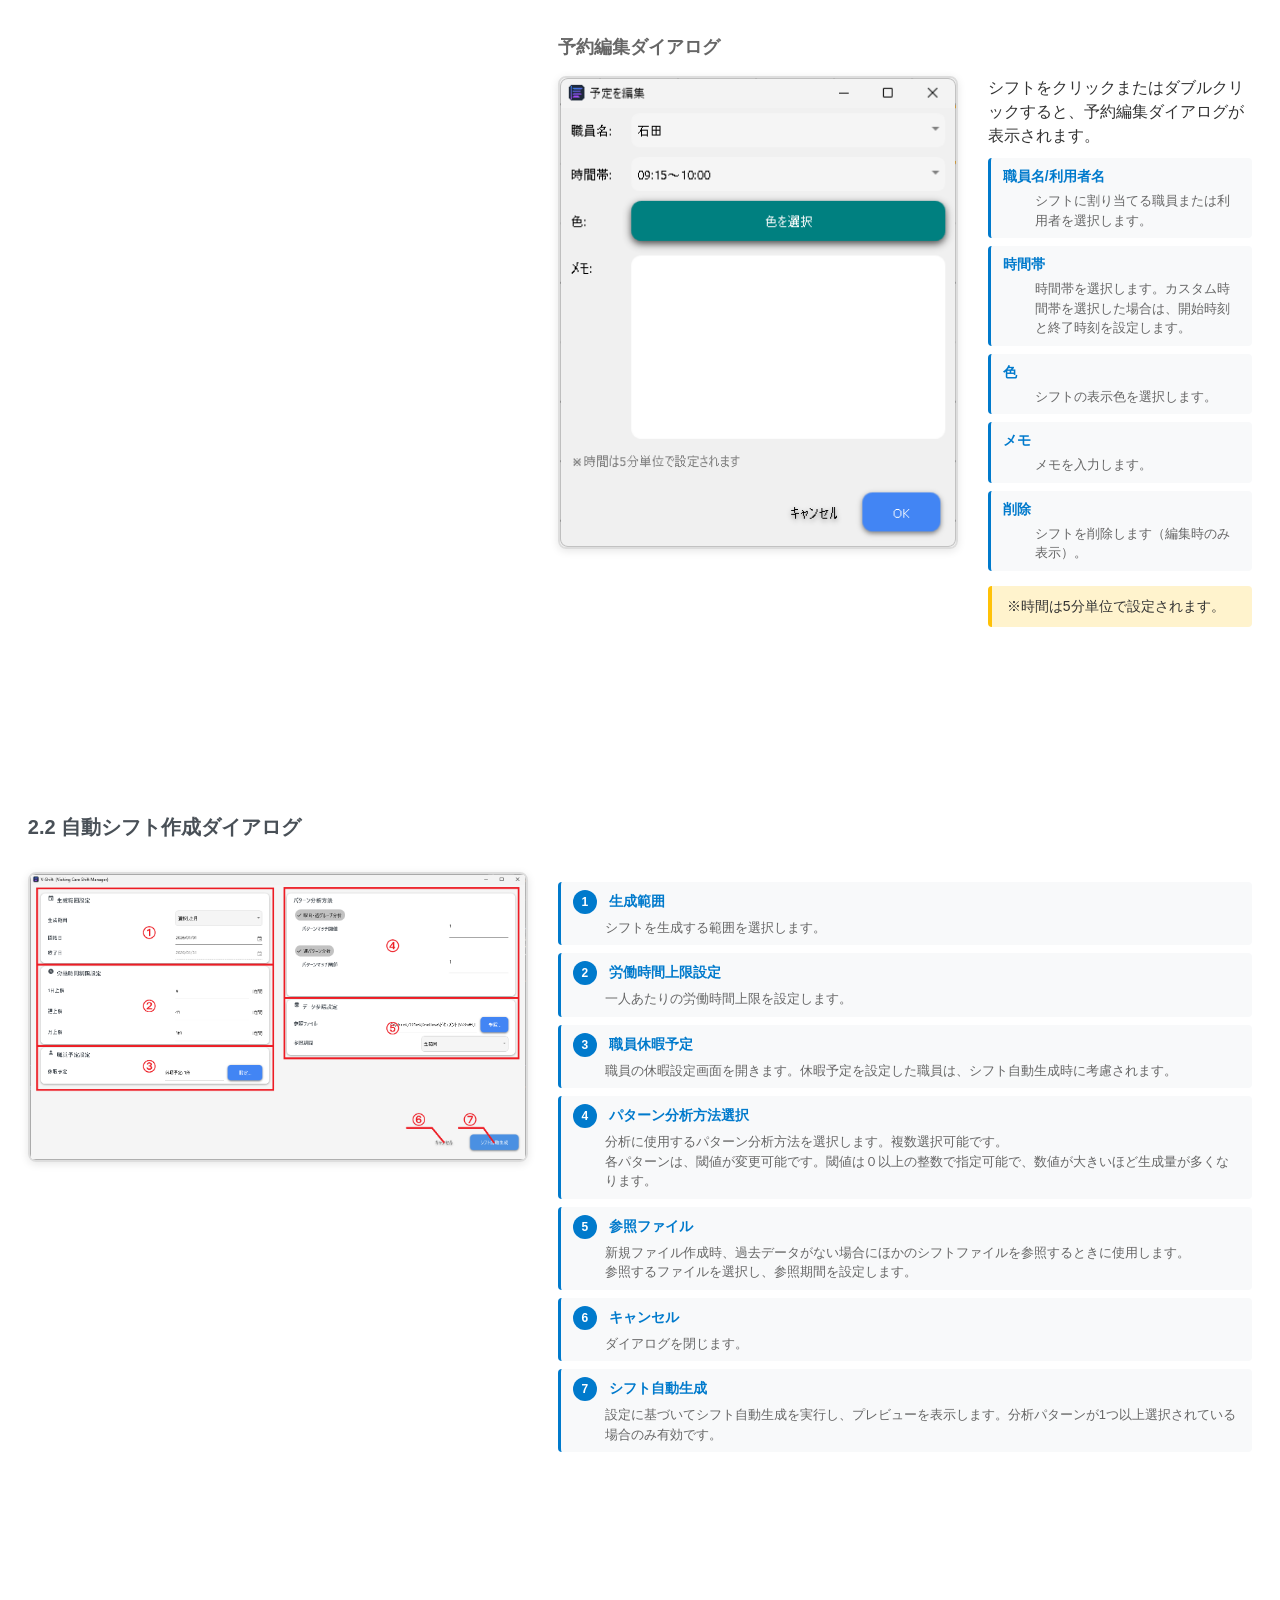
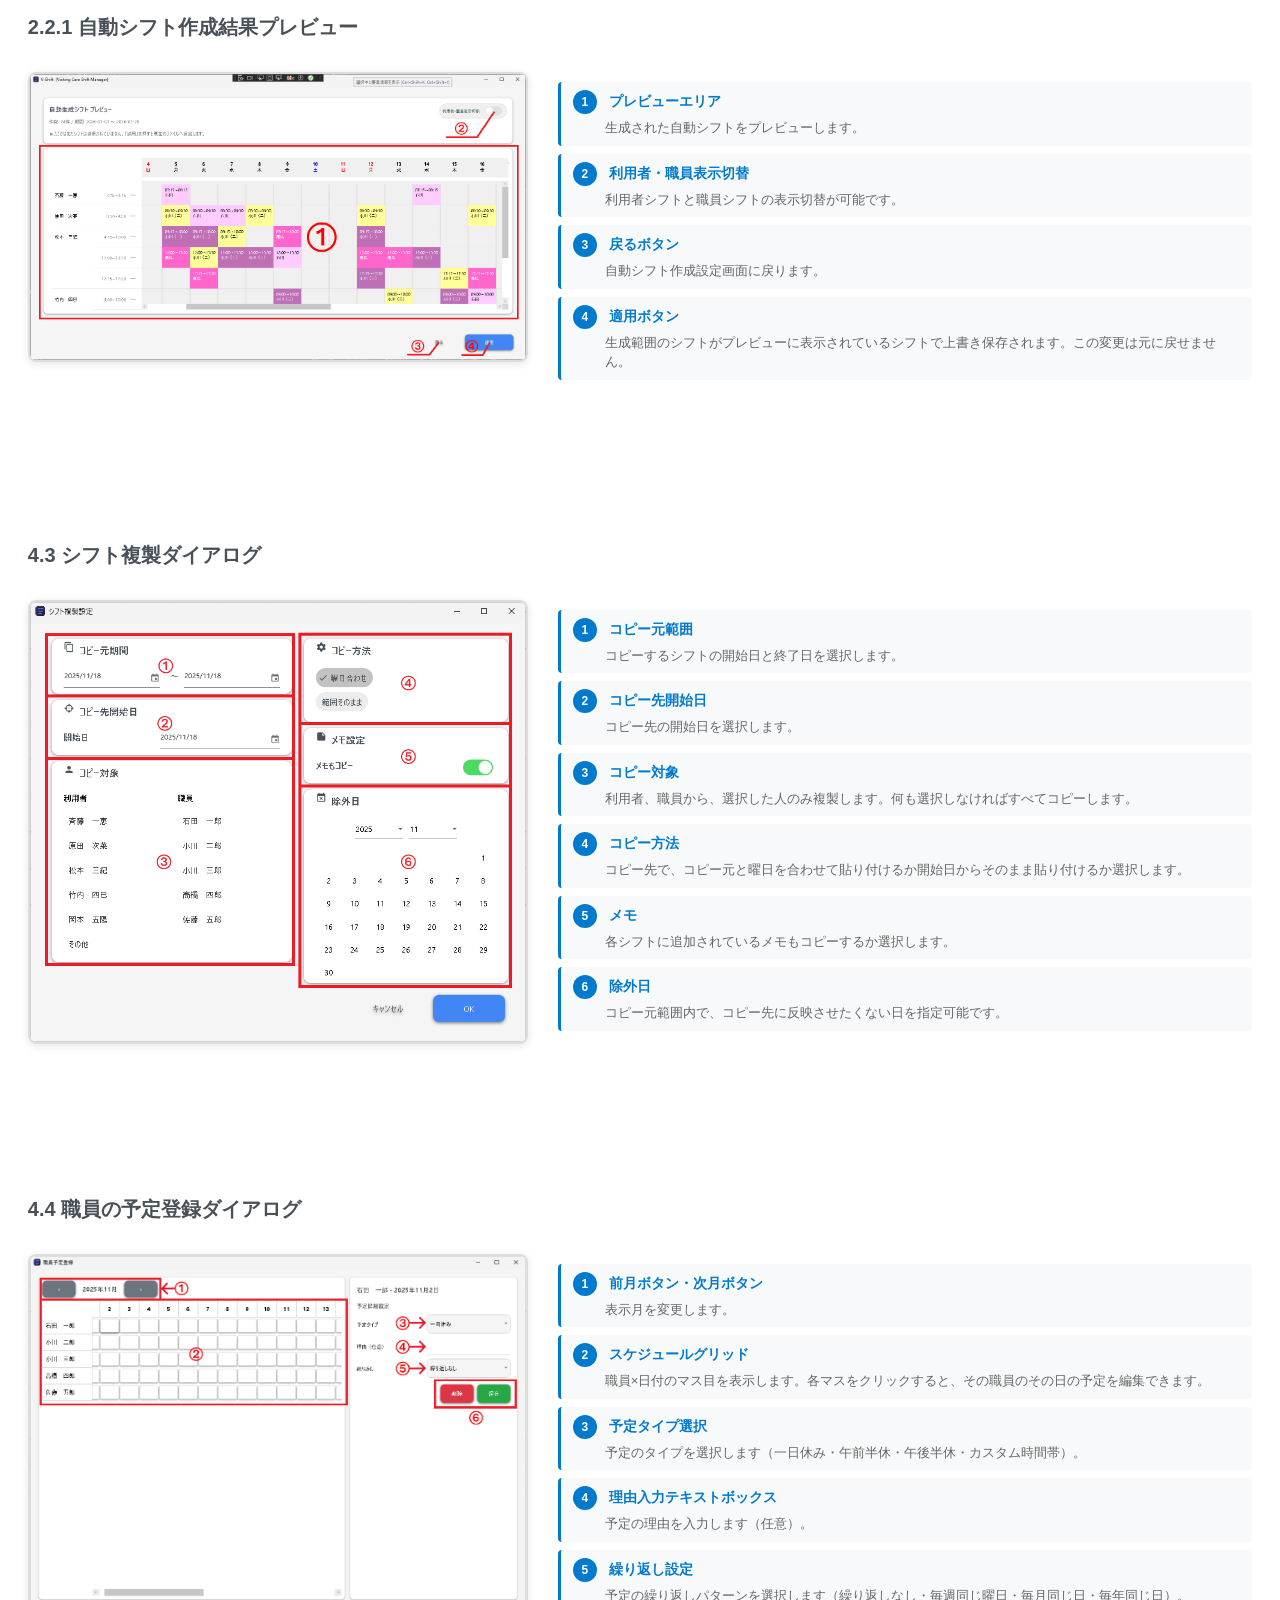
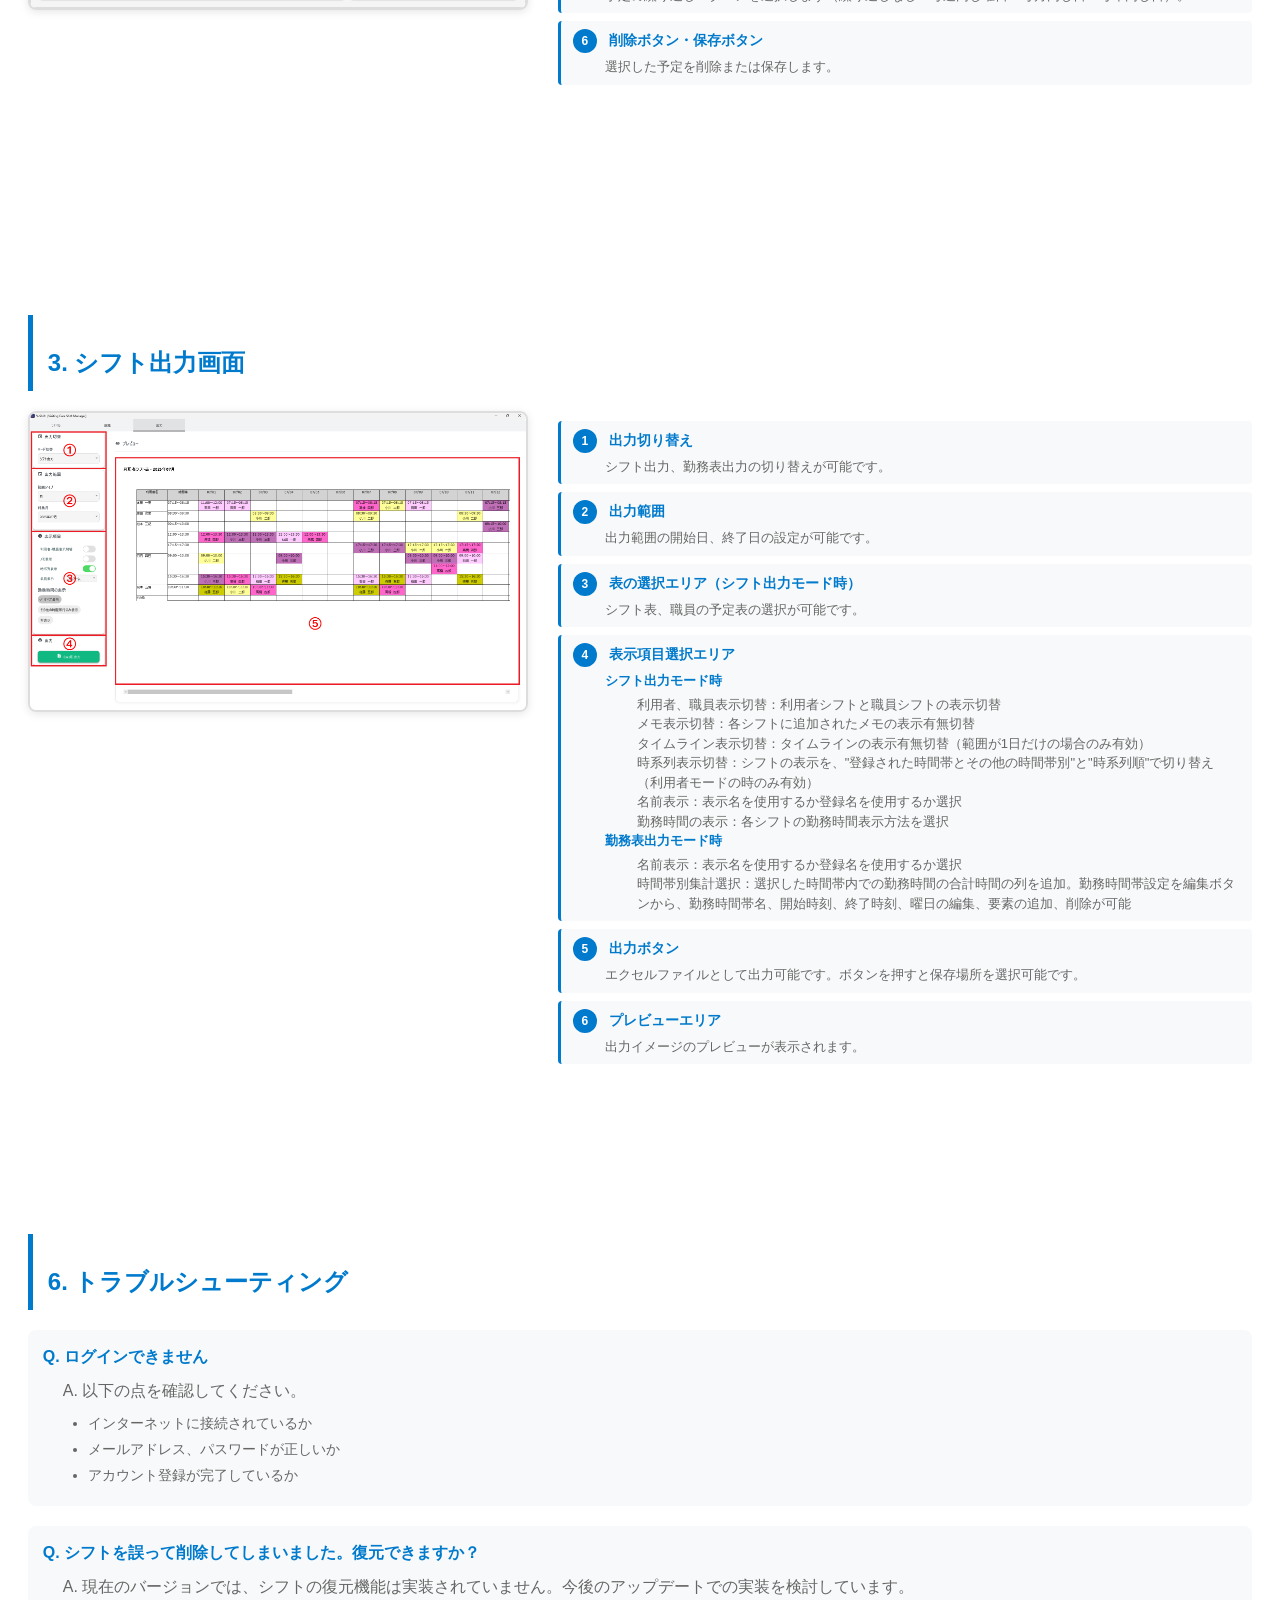
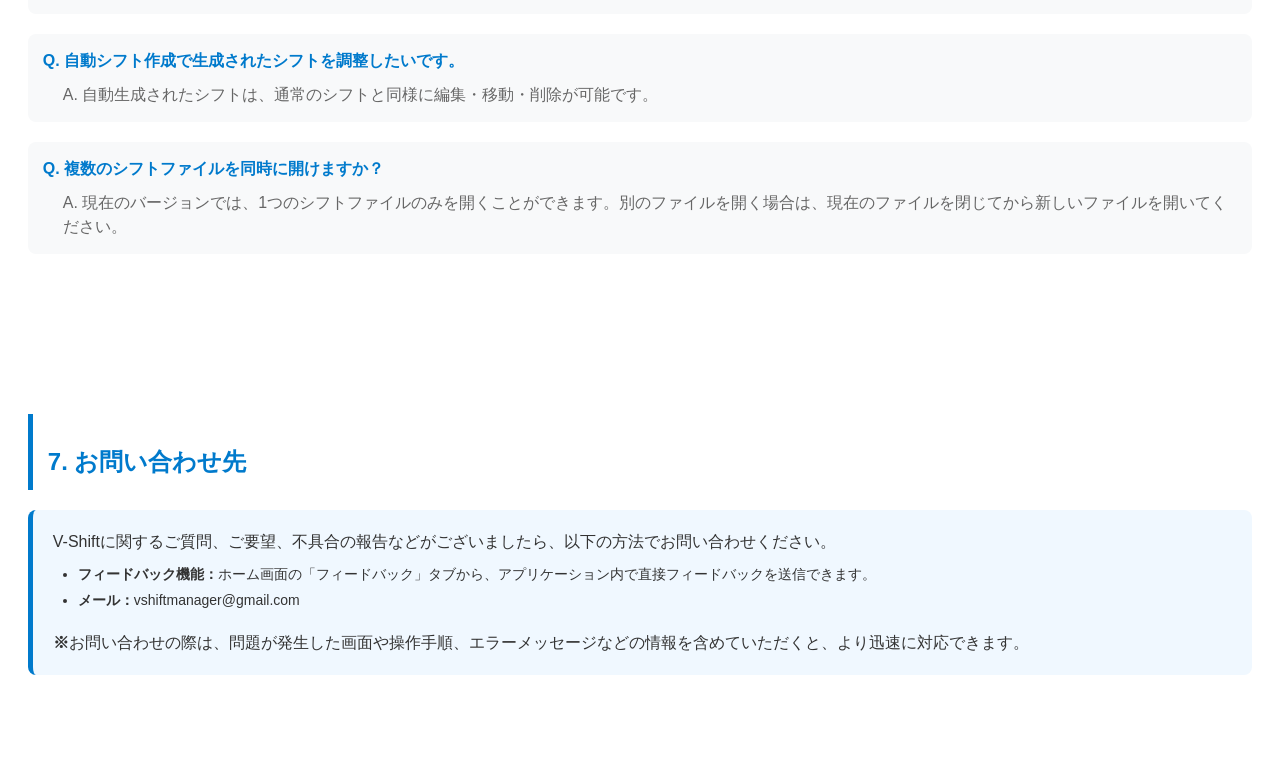
<file: docs/explain-online.html>
<!DOCTYPE html>
<html lang="ja">

<head>
    <meta charset="UTF-8">
    <meta name="viewport" content="width=device-width, initial-scale=1.0">
    <title>V-Shift 使い方説明書</title>
    <style>
        /* フォント定義 - ローカルフォントを優先 */
        @font-face {
            font-family: 'Meiryo';
            src: local('メイリオ'), local('Meiryo'), local('MS Gothic');
            font-weight: normal;
            font-style: normal;
        }

        * {
            margin: 0;
            padding: 0;
            box-sizing: border-box;
            position: static;
        }

        html,
        body {
            position: static;
        }

        body {
            font-family: 'Meiryo', "メイリオ", "MS ゴシック", "MS Gothic", sans-serif;
            line-height: 1.5;
            color: #333;
            background-color: #fff;
            padding: 20px 20px;
            max-width: 98%;
            margin: 0 auto;
            position: static;
            animation: none;
            transition: none;
        }

        .container {
            width: 100%;
            max-width: 100%;
            margin: 0 auto;
            position: static;
        }

        h1 {
            font-size: 32px;
            color: #007ACC;
            margin-bottom: 30px;
            margin-top: 20px;
            text-align: center;
            border-bottom: 3px solid #007ACC;
            padding-bottom: 15px;
            padding-top: 20px;
            page-break-after: avoid;
            position: static;
        }

        h2 {
            font-size: 24px;
            color: #007ACC;
            margin-top: 40px;
            margin-bottom: 20px;
            padding-top: 30px;
            padding-bottom: 10px;
            border-left: 5px solid #007ACC;
            padding-left: 15px;
            page-break-after: avoid;
            position: static;
        }

        h3 {
            font-size: 20px;
            color: #495057;
            margin-top: 30px;
            margin-bottom: 15px;
            padding-top: 20px;
            padding-bottom: 10px;
            page-break-after: avoid;
            position: static;
        }

        h4 {
            font-size: 18px;
            color: #666;
            margin-top: 20px;
            margin-bottom: 10px;
            padding-top: 15px;
            padding-bottom: 5px;
            page-break-after: avoid;
            position: static;
        }

        /* セクション - .step クラスを追加 */
        .section.step {
            margin-bottom: 40px;
            padding-top: 30px;
            padding-bottom: 30px;
            page-break-inside: avoid;
            position: static;
            min-height: 100px;
        }

        .screen-section.step {
            margin-bottom: 40px;
            padding-top: 20px;
            padding-bottom: 20px;
            page-break-inside: avoid;
            position: static;
            min-height: 80px;
        }

        /* 画像と説明を横並びに表示するコンテナ */
        .screen-container {
            display: flex;
            gap: 30px;
            margin: 20px 0;
            align-items: flex-start;
            page-break-inside: avoid;
            position: static;
        }

        .screen-image-wrapper {
            flex: 0 0 600px;
            min-width: 450px;
            position: static;
        }

        .screen-image {
            max-width: 100%;
            height: auto;
            border: 2px solid #ddd;
            border-radius: 8px;
            box-shadow: 0 2px 8px rgba(0, 0, 0, 0.1);
            display: block;
            position: static;
        }

        .screen-content {
            flex: 1;
            min-width: 0;
            position: static;
        }

        .element-list {
            list-style: none;
            padding-left: 0;
            margin: 10px 0;
            position: static;
        }

        .element-item {
            margin: 8px 0;
            padding: 8px 12px;
            background-color: #f8f9fa;
            border-left: 3px solid #007ACC;
            border-radius: 4px;
            font-size: 14px;
            position: static;
        }

        .element-number {
            display: inline-block;
            background-color: #007ACC;
            color: white;
            width: 24px;
            height: 24px;
            border-radius: 50%;
            text-align: center;
            line-height: 24px;
            font-weight: bold;
            font-size: 12px;
            margin-right: 8px;
            position: static;
        }

        .element-title {
            font-weight: bold;
            color: #007ACC;
            display: inline;
            position: static;
        }

        .element-description {
            color: #666;
            font-size: 13px;
            margin-left: 32px;
            margin-top: 4px;
            position: static;
        }

        .compact-list {
            margin: 10px 0;
            position: static;
        }

        .compact-list li {
            margin: 5px 0;
            font-size: 14px;
            line-height: 1.4;
            position: static;
        }

        table {
            width: 100%;
            border-collapse: collapse;
            margin: 20px 0;
            font-size: 14px;
            position: static;
        }

        th,
        td {
            border: 1px solid #ddd;
            padding: 8px;
            text-align: left;
            position: static;
        }

        th {
            background-color: #007ACC;
            color: white;
            font-weight: bold;
        }

        tr:nth-child(even) {
            background-color: #f8f9fa;
        }

        .faq-item {
            margin: 20px 0;
            padding: 15px;
            background-color: #f8f9fa;
            border-radius: 8px;
            position: static;
        }

        .faq-question {
            font-weight: bold;
            color: #007ACC;
            margin-bottom: 10px;
            position: static;
        }

        .faq-answer {
            color: #666;
            margin-left: 20px;
            position: static;
        }

        .contact-info {
            background-color: #f0f8ff;
            padding: 20px;
            border-radius: 8px;
            border-left: 5px solid #007ACC;
            position: static;
        }

        ul,
        ol {
            margin-left: 25px;
            margin-top: 10px;
            position: static;
        }

        li {
            margin: 5px 0;
            font-size: 14px;
            position: static;
        }

        .toc {
            background-color: #f8f9fa;
            padding: 20px;
            border-radius: 8px;
            margin-bottom: 30px;
            position: static;
        }

        .toc ul {
            list-style-type: none;
            margin-left: 0;
        }

        .toc li {
            margin: 8px 0;
        }

        .toc a {
            color: #007ACC;
            text-decoration: none;
        }

        .toc a:hover {
            text-decoration: underline;
        }

        .note {
            background-color: #fff3cd;
            border-left: 4px solid #ffc107;
            padding: 10px 15px;
            margin: 15px 0;
            border-radius: 4px;
            font-size: 14px;
            position: static;
        }

        /* デバッグ用要素 */
        #__debugPdfPreview {
            position: fixed;
            top: 0;
            left: 0;
            width: 5px;
            height: 5px;
            background-color: red;
            z-index: 9999;
            display: none;
        }

        /* 印刷用スタイル */
        @page {
            size: A4;
            margin: 10mm;
        }

        @media print {

            /* アニメーション・トランジションを無効化 */
            *,
            *::before,
            *::after {
                animation: none !important;
                transition: none !important;
                transform: none !important;
                scale: none !important;
            }

            /* ヘッダー・フッター・固定要素を非表示 */
            .site-header,
            .site-footer,
            .sticky,
            .fixed {
                display: none !important;
            }

            body {
                width: 100%;
                padding: 0;
                margin: 0;
            }

            .container {
                width: 100%;
                max-width: 100%;
            }

            .section.step {
                page-break-inside: avoid;
                padding-top: 20px;
                padding-bottom: 20px;
            }

            .screen-section.step {
                page-break-inside: avoid;
                padding-top: 15px;
                padding-bottom: 15px;
            }

            .screen-container {
                page-break-inside: avoid;
            }

            h1,
            h2,
            h3,
            h4 {
                page-break-after: avoid;
                page-break-inside: avoid;
            }

            img {
                page-break-inside: avoid;
                max-width: 100%;
                height: auto;
            }

            .screen-image {
                max-width: 100%;
                height: auto;
            }

            /* デバッグ要素を非表示 */
            #__debugPdfPreview {
                display: none !important;
            }
        }

        @media (max-width: 1400px) {
            body {
                padding: 20px 15px;
            }

            .screen-image-wrapper {
                flex: 0 0 500px;
                min-width: 400px;
            }
        }

        @media (max-width: 1200px) {
            body {
                padding: 20px;
            }

            .screen-image-wrapper {
                flex: 0 0 450px;
                min-width: 350px;
            }
        }

        @media (max-width: 900px) {
            body {
                padding: 10px;
            }

            .screen-container {
                flex-direction: column;
            }

            .screen-image-wrapper {
                flex: 1 1 auto;
                width: 100%;
            }
        }
    </style>
</head>

<body>
    <!-- デバッグ用要素 -->
    <div id="__debugPdfPreview"></div>

    <div class="container">
        <h1>V-Shift 使い方説明書</h1>
        <p style="text-align: center; margin-bottom: 30px; font-size: 18px; color: #666;">
            Visiting Care Shift Manager - 訪問介護シフト管理アプリケーション
        </p>

        <!-- 目次 -->
        <div class="toc">
            <h2>目次</h2>
            <ul>
                <li><a href="#installation">1. インストール手順</a></li>
                <li><a href="#uninstallation">2. アンインストール手順</a></li>
                <li><a href="#home-screen">3. ホーム画面 </a>
                    <ul>
                        <li><a href="#home-tab">3.1 ホームタブ</a></li>
                        <li><a href="#employee-registration-tab">3.2 職員登録タブ</a></li>
                        <li><a href="#user-registration-tab">3.3 利用者登録タブ</a></li>
                        <li><a href="#announcement-tab">3.4 お知らせタブ</a></li>
                        <li><a href="#feedback-tab">3.5 フィードバックタブ</a></li>
                        <li><a href="#excel-import-tab">3.6 エクセルファイルインポートタブ</a></li>
                        <li><a href="#settings-tab">3.7 設定タブ</a></li>
                        <li><a href="#account-management-tab">3.8 アカウント管理タブ</a></li>
                        <li><a href="#help-tab">3.9 ヘルプタブ</a></li>
                    </ul>
                </li>
                <li><a href="#edit-screen">4. シフト編集画面 </a>
                    <ul>
                        <li><a href="#edit-main">4.1 シフト編集エリアの基本操作</a></li>
                        <li><a href="#auto-shift-dialog">4.2 自動シフト作成ダイアログ</a></li>
                        <li><a href="#shift-copy-dialog">4.3 シフト複製ダイアログ</a></li>
                        <li><a href="#employee-schedule-dialog">4.4 職員の予定登録ダイアログ</a></li>
                    </ul>
                </li>
                <li><a href="#output-screen">5. シフト出力画面 </a></li>
                <li><a href="#faq">6. トラブルシューティング</a></li>
                <li><a href="#contact">7. お問い合わせ先</a></li>
            </ul>
        </div>

        <!-- インストール手順 -->
        <div class="section step" id="installation">
            <h2>1. インストール手順</h2>
            <ol>
                <li><strong>ダウンロード & 解凍：</strong>ダウンロードサイトからファイル（V-Shift-Installer.zip）を保存し、右クリックで解凍してください。
                    <br><span style="color: #d9534f;">※フォルダ内のファイルは移動・削除しないでください（正常に動作しなくなります）。</span>
                </li>
                <li><strong>フォルダの移動：</strong>安定してご利用いただくため、解凍したフォルダごと<strong>「C:¥Program
                        Files」</strong>へ移動することを強くお勧めします。</li>
                <li><strong>ショートカット作成：</strong>フォルダ内の<strong>「V-Shift.exe」</strong>を右クリックし、「ショートカットの作成」を選択してデスクトップ等に配置してください。次からはそのショートカットから起動できます。
                </li>
            </ol>
            <div class="note">
                <strong>注意事項：</strong>
                <ul>
                    <li>初回起動時、Windowsのセキュリティ警告（SmartScreen）が表示される場合がありますが、問題ありません。「詳細情報」をクリックし、「実行」を選択してください。</li>
                    <li>本ソフトはレジストリを使用しないため、解凍したフォルダをそのまま使用できます。</li>
                </ul>
            </div>
        </div>

        <!-- アンインストール手順 -->
        <div class="section step" id="uninstallation">
            <h2>2. アンインストール手順</h2>
            <p>本ソフトは「プログラムの追加と削除」には表示されません。以下の手順で削除可能です。</p>
            <ol>
                <li>V-Shiftを終了します。</li>
                <li>配置した「V-Shift」フォルダ（C:¥Program Files内のもの等）をフォルダごと削除します。</li>
                <li>作成したデスクトップのショートカットを削除します。</li>
            </ol>
            <div class="note">
                <p>※設定やログを完全に消去したい場合は、<code>%AppData%\V-Shift</code> フォルダもあわせて削除してください。</p>
            </div>
        </div>

        <!-- ホーム画面  -->
        <div class="section step" id="home-screen">
            <!-- ホームタブ -->
            <div class="screen-section step" id="home-tab">
                <h2>3. ホーム画面 </h2>
                <h3>3.1 ホームタブ</h3>
                <div class="screen-container">
                    <div class="screen-image-wrapper">
                        <img src="image/HomeView.png" alt="ホームタブ" class="screen-image">
                    </div>
                    <div class="screen-content">
                        <ul class="element-list">
                            <li class="element-item">
                                <span class="element-number">1</span>
                                <span class="element-title">新規シフト作成</span>
                                <div class="element-description">新しいシフトファイルを作成します。ファイル名と保存場所を設定可能です。</div>
                            </li>
                            <li class="element-item">
                                <span class="element-number">2</span>
                                <span class="element-title">フォルダを開く</span>
                                <div class="element-description">フォルダを選択してファイルを開きます。</div>
                            </li>
                            <li class="element-item">
                                <span class="element-number">3</span>
                                <span class="element-title">最近使ったファイルタブ</span>
                                <div class="element-description">最近開いたファイルの一覧を表示します。</div>
                            </li>
                            <li class="element-item">
                                <span class="element-number">4</span>
                                <span class="element-title">お気に入りファイルタブ</span>
                                <div class="element-description">お気に入りに登録したファイルの一覧を表示します。</div>
                            </li>
                            <li class="element-item">
                                <span class="element-number">5</span>
                                <span class="element-title">ファイルの場所をエクスプローラで開く</span>
                                <div class="element-description">ファイルの保存場所をエクスプローラーで開きます。</div>
                            </li>
                            <li class="element-item">
                                <span class="element-number">6</span>
                                <span class="element-title">お気に入り登録</span>
                                <div class="element-description">ファイルをお気に入りに登録・解除します。</div>
                            </li>
                            <li class="element-item">
                                <span class="element-number">7</span>
                                <span class="element-title">削除</span>
                                <div class="element-description">ファイルを最近使ったファイルの一覧から削除します。</div>
                            </li>
                        </ul>
                    </div>
                </div>
            </div>

            <!-- 職員登録タブ -->
            <div class="screen-section step" id="employee-registration-tab">
                <h3>3.2 職員登録タブ</h3>
                <p>職員を登録可能です。</p>
                <div class="screen-container">
                    <div class="screen-image-wrapper">
                        <img src="image/EmployeeRegistrationPage.png" alt="職員登録画面" class="screen-image">
                    </div>
                    <div class="screen-content">
                        <ul class="element-list">
                            <li class="element-item">
                                <span class="element-number">1</span>
                                <span class="element-title">職員名入力欄</span>
                                <div class="element-description">職員のフルネームを入力します。</div>
                            </li>
                            <li class="element-item">
                                <span class="element-number">2</span>
                                <span class="element-title">表示名入力欄（自動入力）</span>
                                <div class="element-description">
                                    表示名を入力します。職員名から自動設定されますが、編集可能です。シフト編集画面では、同姓同名の職員を見分けるために表示名が使用されます。</div>
                            </li>
                            <li class="element-item">
                                <span class="element-number">3</span>
                                <span class="element-title">性別選択</span>
                                <div class="element-description">性別を選択します（男・女・カスタム）。</div>
                            </li>
                            <li class="element-item">
                                <span class="element-number">4</span>
                                <span class="element-title">役職入力欄（任意）</span>
                                <div class="element-description">役職を入力します（任意）。</div>
                            </li>
                            <li class="element-item">
                                <span class="element-number">5</span>
                                <span class="element-title">ID入力欄（任意）</span>
                                <div class="element-description">職員IDを入力します（任意）。</div>
                            </li>
                            <li class="element-item">
                                <span class="element-number">6</span>
                                <span class="element-title">色選択</span>
                                <div class="element-description">職員の表示色を選択します。シフト編集画面で職員ごとに色分け表示する際に使用されます。</div>
                            </li>
                            <li class="element-item">
                                <span class="element-number">7</span>
                                <span class="element-title">追加</span>
                                <div class="element-description">入力した職員情報を登録します。</div>
                            </li>
                            <li class="element-item">
                                <span class="element-number">8</span>
                                <span class="element-title">並び替え切り替え</span>
                                <div class="element-description">ONにすると、職員リストをドラッグ&ドロップで並べ替えできます。</div>
                            </li>
                            <li class="element-item">
                                <span class="element-number">9</span>
                                <span class="element-title">職員リスト</span>
                                <div class="element-description">登録済みの職員一覧を表示します。各要素の編集、削除が右側の３点メニューからできます。</div>
                            </li>
                        </ul>
                    </div>
                </div>
            </div>

            <!-- 利用者登録タブ -->
            <div class="screen-section step" id="user-registration-tab">
                <h3>3.3 利用者登録タブ</h3>
                <p>利用者を登録可能です。</p>
                <div class="screen-container">
                    <div class="screen-image-wrapper">
                        <img src="image/UserRegistrationPage.png" alt="利用者登録画面" class="screen-image">
                    </div>
                    <div class="screen-content">
                        <ul class="element-list">
                            <li class="element-item">
                                <span class="element-number">1</span>
                                <span class="element-title">利用者名入力欄</span>
                                <div class="element-description">利用者のフルネームを入力します。</div>
                            </li>
                            <li class="element-item">
                                <span class="element-number">2</span>
                                <span class="element-title">表示名入力欄（自動入力）</span>
                                <div class="element-description">
                                    表示名を入力します。利用者名から自動設定されますが、編集可能です。シフト編集画面では、同姓同名の利用者を見分けるために表示名が使用されます。</div>
                            </li>
                            <li class="element-item">
                                <span class="element-number">3</span>
                                <span class="element-title">性別選択</span>
                                <div class="element-description">性別を選択します（男・女・カスタム）。</div>
                            </li>
                            <li class="element-item">
                                <span class="element-number">4</span>
                                <span class="element-title">色選択</span>
                                <div class="element-description">利用者の表示色を選択します。シフト編集画面で利用者ごとに色分け表示する際に使用されます。</div>
                            </li>
                            <li class="element-item">
                                <span class="element-number">5</span>
                                <span class="element-title">時間帯追加</span>
                                <div class="element-description">
                                    利用者ごとによく使う時間帯を登録できます。シフトに入る時間がパターン化されている場合、ここに設定しておくことでシフト編集画面で素早く時間帯を設定できます（任意）。
                                </div>
                            </li>
                            <li class="element-item">
                                <span class="element-number">6</span>
                                <span class="element-title">メモ入力欄（任意）</span>
                                <div class="element-description">メモを入力します（任意）。</div>
                            </li>
                            <li class="element-item">
                                <span class="element-number">7</span>
                                <span class="element-title">追加</span>
                                <div class="element-description">入力した利用者情報を登録します。</div>
                            </li>
                            <li class="element-item">
                                <span class="element-number">8</span>
                                <span class="element-title">並び替え</span>
                                <div class="element-description">ONにすると、利用者リストをドラッグ&ドロップで並べ替えできます。</div>
                            </li>
                            <li class="element-item">
                                <span class="element-number">9</span>
                                <span class="element-title">利用者リスト</span>
                                <div class="element-description">登録済みの利用者一覧を表示します。各要素の編集、削除が右側の３点メニューからできます。</div>
                            </li>
                        </ul>
                    </div>
                </div>
            </div>

            <!-- お知らせタブ -->
            <div class="screen-section step" id="announcement-tab">
                <h3>3.4 お知らせタブ</h3>
                <div class="screen-container">
                    <div class="screen-image-wrapper">
                        <img src="image/AnnouncementTab.png" alt="お知らせタブ" class="screen-image">
                    </div>
                    <div class="screen-content">
                        <p>過去のお知らせ情報を一覧で確認可能です。</p>
                    </div>
                </div>
            </div>

            <!-- フィードバックタブ -->
            <div class="screen-section step" id="feedback-tab">
                <h3>3.5 フィードバックタブ</h3>
                <div class="screen-container">
                    <div class="screen-image-wrapper">
                        <img src="image/FeedbackTab.png" alt="フィードバックタブ" class="screen-image">
                    </div>
                    <div class="screen-content">
                        <p>フィードバックフォームが表示され、要望や不具合報告を送信可能です。</p>
                    </div>
                </div>
            </div>

            <!-- エクセルファイルインポートタブ -->
            <div class="screen-section step" id="excel-import-tab">
                <h3>3.6 エクセルファイルインポートタブ</h3>
                <div class="screen-container">
                    <div class="screen-image-wrapper">
                        <img src="image/ExcelImportTab.png" alt="エクセルファイルインポートタブ" class="screen-image">
                    </div>
                    <div class="screen-content">
                        <p>エクセルファイルから職員、利用者情報をインポート可能です。</p>
                        <ul>
                            <li>インポートするエクセルファイルを選択</li>
                            <li>インポートボタンを押すとインポート実行</li>
                        </ul>
                    </div>
                </div>
            </div>

            <!-- 設定タブ -->
            <div class="screen-section step" id="settings-tab">
                <h3>3.7 設定タブ</h3>
                <p>シフト編集画面、シフト出力画面の各設定項目のデフォルト値の設定が可能です。</p>
                <div class="screen-container">
                    <div class="screen-image-wrapper">
                        <img src="image/SettingsView.png" alt="設定画面" class="screen-image">
                    </div>
                    <div class="screen-content">
                        <p>シフト編集画面と出力画面の各要素のデフォルト値を決定可能です。主な設定項目は以下の通りです：</p>
                        <ul class="compact-list">
                            <li>デフォルト横スクロール量</li>
                            <li>予定タイプのデフォルト値</li>
                            <li>繰り返し設定のデフォルト値</li>
                            <li>コピー方法のデフォルト選択</li>
                            <li>メモコピー選択</li>
                            <li>労働時間制限（時間）</li>
                            <li>パターン分析方法</li>
                            <li>時刻表示</li>
                            <li>利用者・職員表示切替</li>
                            <li>月・日表示切替</li>
                            <li>時系列表示切替</li>
                            <li>タイムライン拡大率スライダー</li>
                            <li>出力切り替え選択</li>
                            <li>出力範囲選択</li>
                        </ul>
                    </div>
                </div>
            </div>

            <!-- アカウント管理タブ -->
            <div class="screen-section step" id="account-management-tab">
                <h3>3.8 アカウント管理タブ</h3>
                <div class="screen-container">
                    <div class="screen-image-wrapper">
                        <img src="image/AccountManagementView.png" alt="アカウント管理画面" class="screen-image">
                    </div>
                    <div class="screen-content">
                        <ul class="element-list">
                            <li class="element-item">
                                <span class="element-number">1</span>
                                <span class="element-title">ログイン状態</span>
                                <div class="element-description">現在のログイン状態とユーザー情報を表示します。</div>
                            </li>
                            <li class="element-item">
                                <span class="element-number">2</span>
                                <span class="element-title">ログアウト</span>
                                <div class="element-description">ログアウトします。</div>
                            </li>
                            <li class="element-item">
                                <span class="element-number">3</span>
                                <span class="element-title">自動同期のON,OFF</span>
                                <div class="element-description">ファイルの変更を自動でリアルタイム同期するかを設定します。</div>
                            </li>
                            <li class="element-item">
                                <span class="element-number">4</span>
                                <span class="element-title">手動同期</span>
                                <div class="element-description">職員リスト、利用者リストの同期を手動で実行します。</div>
                            </li>
                            <li class="element-item">
                                <span class="element-number">5</span>
                                <span class="element-title">同期ログの確認</span>
                                <div class="element-description">同期の実行履歴を表示します。</div>
                            </li>
                        </ul>
                    </div>
                </div>
            </div>

            <!-- ヘルプタブ -->
            <div class="screen-section step" id="help-tab">
                <h3>3.9 ヘルプタブ</h3>
                <div class="screen-container">
                    <div class="screen-image-wrapper">
                        <img src="image/HelpView.png" alt="ヘルプ画面" class="screen-image">
                    </div>
                    <div class="screen-content">
                        <p>アプリケーション内で使い方説明書を閲覧できます。各画面の操作方法や機能の詳細について確認可能です。<br>
                            目次をクリックすると目的のページの説明まで移動できます。</p>
                    </div>
                </div>
            </div>
        </div>

        <!-- シフト編集画面  -->
        <div class="section step" id="edit-screen">
            <h2>4. シフト編集画面 </h2>

            <!-- 編集画面の基本操作 -->
            <div class="screen-section step" id="edit-main">
                <h3>4.1 シフト編集エリアの基本操作</h3>

                <h4>ショートカットキー</h4>
                <ul class="element-list">
                    <li class="element-item">
                        <span class="element-title">Shift + スクロール</span>
                        <div class="element-description">横スクロール</div>
                    </li>
                    <li class="element-item">
                        <span class="element-title">Ctrl + スクロール</span>
                        <div class="element-description">タイムラインの拡大・縮小（日表示モード時のみ）</div>
                    </li>
                    <li class="element-item">
                        <span class="element-title">Ctrl + ドラッグ＆ドロップ</span>
                        <div class="element-description">シフトのドラッグ移動（日表示モード時のみ）</div>
                    </li>
                    <li class="element-item">
                        <span class="element-title">Ctrl + C</span>
                        <div class="element-description">選択中のシフトのコピー</div>
                    </li>
                    <li class="element-item">
                        <span class="element-title">Ctrl + X</span>
                        <div class="element-description">選択中のシフトの切り取り</div>
                    </li>
                    <li class="element-item">
                        <span class="element-title">Ctrl + V</span>
                        <div class="element-description">選択中のシフトのペースト</div>
                    </li>
                </ul>

                <h4>マウス操作（日表示モード）</h4>
                <ul class="element-list">
                    <li class="element-item">
                        <span class="element-title">左クリック</span>
                        <div class="element-description">シフトバー選択</div>
                    </li>
                    <li class="element-item">
                        <span class="element-title">右クリック</span>
                        <div class="element-description">シフト編集メニュー表示</div>
                    </li>
                    <li class="element-item">
                        <span class="element-title">タイムライン上でドラッグ</span>
                        <div class="element-description">選択範囲にシフト新規作成</div>
                    </li>
                </ul>

                <h4>マウス操作（月表示モード）</h4>
                <ul class="element-list">
                    <li class="element-item">
                        <span class="element-title">左クリック</span>
                        <div class="element-description">セル選択</div>
                    </li>
                    <li class="element-item">
                        <span class="element-title">右クリック</span>
                        <div class="element-description">シフト編集メニュー表示</div>
                    </li>
                </ul>
                <div class="screen-container">
                    <div class="screen-image-wrapper">
                        <img src="image/MainPage.png" alt="メイン画面" class="screen-image">
                    </div>
                    <div class="screen-content">
                        <ul class="element-list">
                            <li class="element-item">
                                <span class="element-number">1</span>
                                <span class="element-title">検索ボックス</span>
                                <div class="element-description">左上検索欄から、職員の表示名または登録名でシフトと行の検索が可能です。</div>
                            </li>
                            <li class="element-item">
                                <span class="element-number">2</span>
                                <span class="element-title">表示モード切替エリア</span>
                                <div class="element-description">
                                    時刻表示切替：各シフトの時刻表示の有無を切り替え<br>
                                    利用者、職員表示切替：利用者シフトと職員シフトの表示切替<br>
                                    月、日表示切替：シフトの表示モードを月表示と日表示で切り替え<br>
                                    時系列表示切り替え：シフトの表示を、"登録された時間帯とその他の時間帯別"と"時系列順"で切り替え
                                </div>
                            </li>
                            <li class="element-item">
                                <span class="element-number">3</span>
                                <span class="element-title">拡大率変更（日表示モード時のみ有効）</span>
                                <div class="element-description">スライダーを移動させ、拡大率を1,2,4倍に変更可能です。月表示モード時は非表示になります。</div>
                            </li>
                            <li class="element-item">
                                <span class="element-number">4</span>
                                <span class="element-title">各種機能へのアクセスボタンエリア</span>
                                <div class="element-description">
                                    自動シフト作成：過去データからシフトのパターンを抽出し、指定範囲のシフトを生成<br>
                                    シフトの複製：日付単位での指定範囲から指定範囲への範囲コピーを実行<br>
                                    職員予定登録：職員の休み予定を登録<br>
                                    ダブルブッキングチェック：ファイル内のすべてのシフトのダブルブッキングをチェック
                                </div>
                            </li>
                            <li class="element-item">
                                <span class="element-number">5</span>
                                <span class="element-title">日付選択エリア</span>
                                <div class="element-description">カレンダーから日付を選択し、その日付にジャンプ可能です。</div>
                            </li>
                        </ul>

                        <h4>予約編集ダイアログ</h4>
                        <div class="screen-container" style="margin-top: 10px;">
                            <div class="screen-image-wrapper" style="flex: 0 0 300px;">
                                <img src="image/EditAppointmentDialog.png" alt="予約編集ダイアログ" class="screen-image">
                            </div>
                            <div class="screen-content">
                                <p>シフトをクリックまたはダブルクリックすると、予約編集ダイアログが表示されます。</p>
                                <ul class="element-list">
                                    <li class="element-item">
                                        <span class="element-title">職員名/利用者名</span>
                                        <div class="element-description">シフトに割り当てる職員または利用者を選択します。</div>
                                    </li>
                                    <li class="element-item">
                                        <span class="element-title">時間帯</span>
                                        <div class="element-description">時間帯を選択します。カスタム時間帯を選択した場合は、開始時刻と終了時刻を設定します。
                                        </div>
                                    </li>
                                    <li class="element-item">
                                        <span class="element-title">色</span>
                                        <div class="element-description">シフトの表示色を選択します。</div>
                                    </li>
                                    <li class="element-item">
                                        <span class="element-title">メモ</span>
                                        <div class="element-description">メモを入力します。</div>
                                    </li>
                                    <li class="element-item">
                                        <span class="element-title">削除</span>
                                        <div class="element-description">シフトを削除します（編集時のみ表示）。</div>
                                    </li>
                                </ul>
                                <div class="note">※時間は5分単位で設定されます。</div>
                            </div>
                        </div>
                    </div>
                </div>
            </div>

            <!-- 自動シフト作成ダイアログ -->
            <div class="screen-section step" id="auto-shift-dialog">
                <h3>2.2 自動シフト作成ダイアログ</h3>
                <div class="screen-container">
                    <div class="screen-image-wrapper">
                        <img src="image/AutoShiftCreateDialog.png" alt="自動シフト作成ダイアログ" class="screen-image">
                    </div>
                    <div class="screen-content">
                        <ul class="element-list">
                            <li class="element-item">
                                <span class="element-number">1</span>
                                <span class="element-title">生成範囲</span>
                                <div class="element-description">シフトを生成する範囲を選択します。</div>
                            </li>
                            <li class="element-item">
                                <span class="element-number">2</span>
                                <span class="element-title">労働時間上限設定</span>
                                <div class="element-description">一人あたりの労働時間上限を設定します。</div>
                            </li>
                            <li class="element-item">
                                <span class="element-number">3</span>
                                <span class="element-title">職員休暇予定</span>
                                <div class="element-description">職員の休暇設定画面を開きます。休暇予定を設定した職員は、シフト自動生成時に考慮されます。</div>
                            </li>
                            <li class="element-item">
                                <span class="element-number">4</span>
                                <span class="element-title">パターン分析方法選択</span>
                                <div class="element-description">
                                    分析に使用するパターン分析方法を選択します。複数選択可能です。</br>
                                    各パターンは、閾値が変更可能です。閾値は０以上の整数で指定可能で、数値が大きいほど生成量が多くなります。</div>
                            </li>
                            <li class="element-item">
                                <span class="element-number">5</span>
                                <span class="element-title">参照ファイル</span>
                                <div class="element-description">新規ファイル作成時、過去データがない場合にほかのシフトファイルを参照するときに使用します。<br>
                                    参照するファイルを選択し、参照期間を設定します。</div>
                            </li>
                            </li>
                            <li class="element-item">
                                <span class="element-number">6</span>
                                <span class="element-title">キャンセル</span>
                                <div class="element-description">ダイアログを閉じます。</div>
                            </li>
                            <li class="element-item">
                                <span class="element-number">7</span>
                                <span class="element-title">シフト自動生成</span>
                                <div class="element-description">
                                    設定に基づいてシフト自動生成を実行し、プレビューを表示します。分析パターンが1つ以上選択されている場合のみ有効です。</div>
                            </li>
                        </ul>
                    </div>
                </div>
            </div>

            <!-- 自動シフト作成結果プレビュー -->
            <div class="screen-section step" id="auto-shift-preview">
                <h3>2.2.1 自動シフト作成結果プレビュー</h3>
                <div class="screen-container">
                    <div class="screen-image-wrapper">
                        <img src="image/AutoShiftCreatePreview.png" alt="自動シフト作成結果プレビュー画面" class="screen-image">
                    </div>
                    <div class="screen-content">
                        <ul class="element-list">
                            <li class="element-item">
                                <span class="element-number">1</span>
                                <span class="element-title">プレビューエリア</span>
                                <div class="element-description">生成された自動シフトをプレビューします。</div>
                            </li>
                            <li class="element-item">
                                <span class="element-number">2</span>
                                <span class="element-title">利用者・職員表示切替</span>
                                <div class="element-description">利用者シフトと職員シフトの表示切替が可能です。</div>
                            </li>
                            <li class="element-item">
                                <span class="element-number">3</span>
                                <span class="element-title">戻るボタン</span>
                                <div class="element-description">自動シフト作成設定画面に戻ります。</div>
                            </li>
                            <li class="element-item">
                                <span class="element-number">4</span>
                                <span class="element-title">適用ボタン</span>
                                <div class="element-description">生成範囲のシフトがプレビューに表示されているシフトで上書き保存されます。この変更は元に戻せません。</div>
                            </li>
                        </ul>
                    </div>
                </div>
            </div>

            <!-- シフト複製ダイアログ -->
            <div class="screen-section step" id="shift-copy-dialog">
                <h3>4.3 シフト複製ダイアログ</h3>
                <div class="screen-container">
                    <div class="screen-image-wrapper">
                        <img src="image/ShiftCopyDialog.png" alt="シフト複製ダイアログ" class="screen-image">
                    </div>
                    <div class="screen-content">
                        <ul class="element-list">
                            <li class="element-item">
                                <span class="element-number">1</span>
                                <span class="element-title">コピー元範囲</span>
                                <div class="element-description">コピーするシフトの開始日と終了日を選択します。</div>
                            </li>
                            <li class="element-item">
                                <span class="element-number">2</span>
                                <span class="element-title">コピー先開始日</span>
                                <div class="element-description">コピー先の開始日を選択します。</div>
                            </li>
                            <li class="element-item">
                                <span class="element-number">3</span>
                                <span class="element-title">コピー対象</span>
                                <div class="element-description">利用者、職員から、選択した人のみ複製します。何も選択しなければすべてコピーします。</div>
                            </li>
                            <li class="element-item">
                                <span class="element-number">4</span>
                                <span class="element-title">コピー方法</span>
                                <div class="element-description">コピー先で、コピー元と曜日を合わせて貼り付けるか開始日からそのまま貼り付けるか選択します。</div>
                            </li>
                            <li class="element-item">
                                <span class="element-number">5</span>
                                <span class="element-title">メモ</span>
                                <div class="element-description">各シフトに追加されているメモもコピーするか選択します。</div>
                            </li>
                            <li class="element-item">
                                <span class="element-number">6</span>
                                <span class="element-title">除外日</span>
                                <div class="element-description">コピー元範囲内で、コピー先に反映させたくない日を指定可能です。</div>
                            </li>
                        </ul>
                    </div>
                </div>
            </div>

            <!-- 職員の予定登録ダイアログ -->
            <div class="screen-section step" id="employee-schedule-dialog">
                <h3>4.4 職員の予定登録ダイアログ</h3>
                <div class="screen-container">
                    <div class="screen-image-wrapper">
                        <img src="image/EmployeeSchedulePage.png" alt="職員スケジュール画面" class="screen-image">
                    </div>
                    <div class="screen-content">
                        <ul class="element-list">
                            <li class="element-item">
                                <span class="element-number">1</span>
                                <span class="element-title">前月ボタン・次月ボタン</span>
                                <div class="element-description">表示月を変更します。</div>
                            </li>
                            <li class="element-item">
                                <span class="element-number">2</span>
                                <span class="element-title">スケジュールグリッド</span>
                                <div class="element-description">職員×日付のマス目を表示します。各マスをクリックすると、その職員のその日の予定を編集できます。</div>
                            </li>
                            <li class="element-item">
                                <span class="element-number">3</span>
                                <span class="element-title">予定タイプ選択</span>
                                <div class="element-description">予定のタイプを選択します（一日休み・午前半休・午後半休・カスタム時間帯）。</div>
                            </li>
                            <li class="element-item">
                                <span class="element-number">4</span>
                                <span class="element-title">理由入力テキストボックス</span>
                                <div class="element-description">予定の理由を入力します（任意）。</div>
                            </li>
                            <li class="element-item">
                                <span class="element-number">5</span>
                                <span class="element-title">繰り返し設定</span>
                                <div class="element-description">予定の繰り返しパターンを選択します（繰り返しなし・毎週同じ曜日・毎月同じ日・毎年同じ日）。</div>
                            </li>
                            <li class="element-item">
                                <span class="element-number">6</span>
                                <span class="element-title">削除ボタン・保存ボタン</span>
                                <div class="element-description">選択した予定を削除または保存します。</div>
                            </li>
                        </ul>
                    </div>
                </div>
            </div>
        </div>

        <!-- 出力画面  -->
        <div class="section step" id="output-screen">
            <h2>3. シフト出力画面 </h2>
            <div class="screen-container">
                <div class="screen-image-wrapper">
                    <img src="image/OutputPage.png" alt="出力画面" class="screen-image">
                </div>
                <div class="screen-content">
                    <ul class="element-list">
                        <li class="element-item">
                            <span class="element-number">1</span>
                            <span class="element-title">出力切り替え</span>
                            <div class="element-description">シフト出力、勤務表出力の切り替えが可能です。</div>
                        </li>
                        <li class="element-item">
                            <span class="element-number">2</span>
                            <span class="element-title">出力範囲</span>
                            <div class="element-description">出力範囲の開始日、終了日の設定が可能です。</div>
                        </li>
                        <li class="element-item">
                            <span class="element-number">3</span>
                            <span class="element-title">表の選択エリア（シフト出力モード時）</span>
                            <div class="element-description">シフト表、職員の予定表の選択が可能です。</div>
                        </li>
                        <li class="element-item">
                            <span class="element-number">4</span>
                            <span class="element-title">表示項目選択エリア</span>
                            <div class="element-description">
                                <span class="element-title">シフト出力モード時</span>
                                <div class="element-description">
                                    利用者、職員表示切替：利用者シフトと職員シフトの表示切替<br>
                                    メモ表示切替：各シフトに追加されたメモの表示有無切替<br>
                                    タイムライン表示切替：タイムラインの表示有無切替（範囲が1日だけの場合のみ有効）<br>
                                    時系列表示切替：シフトの表示を、"登録された時間帯とその他の時間帯別"と"時系列順"で切り替え（利用者モードの時のみ有効）<br>
                                    名前表示：表示名を使用するか登録名を使用するか選択<br>
                                    勤務時間の表示：各シフトの勤務時間表示方法を選択</br></div>
                                <span class="element-title">勤務表出力モード時</span>
                                <div class="element-description">
                                    名前表示：表示名を使用するか登録名を使用するか選択<br>
                                    時間帯別集計選択：選択した時間帯内での勤務時間の合計時間の列を追加。勤務時間帯設定を編集ボタンから、勤務時間帯名、開始時刻、終了時刻、曜日の編集、要素の追加、削除が可能
                                </div>
                            </div>
                        </li>
                        <li class="element-item">
                            <span class="element-number">5</span>
                            <span class="element-title">出力ボタン</span>
                            <div class="element-description">エクセルファイルとして出力可能です。ボタンを押すと保存場所を選択可能です。</div>
                        </li>
                        <li class="element-item">
                            <span class="element-number">6</span>
                            <span class="element-title">プレビューエリア</span>
                            <div class="element-description">出力イメージのプレビューが表示されます。</div>
                        </li>
                    </ul>
                </div>
            </div>
        </div>

        <!-- トラブルシューティングセクション -->
        <div class="section step" id="faq">
            <h2>6. トラブルシューティング</h2>

            <div class="faq-item">
                <div class="faq-question">Q. ログインできません</div>
                <div class="faq-answer">A. 以下の点を確認してください。
                    <ul>
                        <li>インターネットに接続されているか</li>
                        <li>メールアドレス、パスワードが正しいか</li>
                        <li>アカウント登録が完了しているか</li>
                    </ul>
                </div>
            </div>

            <div class="faq-item">
                <div class="faq-question">Q. シフトを誤って削除してしまいました。復元できますか？</div>
                <div class="faq-answer">A. 現在のバージョンでは、シフトの復元機能は実装されていません。今後のアップデートでの実装を検討しています。</div>
            </div>

            <div class="faq-item">
                <div class="faq-question">Q. 自動シフト作成で生成されたシフトを調整したいです。</div>
                <div class="faq-answer">A. 自動生成されたシフトは、通常のシフトと同様に編集・移動・削除が可能です。</div>
            </div>

            <div class="faq-item">
                <div class="faq-question">Q. 複数のシフトファイルを同時に開けますか？</div>
                <div class="faq-answer">A. 現在のバージョンでは、1つのシフトファイルのみを開くことができます。別のファイルを開く場合は、現在のファイルを閉じてから新しいファイルを開いてください。
                </div>
            </div>
        </div>

        <!-- お問い合わせ先セクション -->
        <div class="section step" id="contact">
            <h2>7. お問い合わせ先</h2>
            <div class="contact-info">
                <p>V-Shiftに関するご質問、ご要望、不具合の報告などがございましたら、以下の方法でお問い合わせください。</p>
                <ul>
                    <li><strong>フィードバック機能：</strong>ホーム画面の「フィードバック」タブから、アプリケーション内で直接フィードバックを送信できます。</li>
                    <li><strong>メール：</strong>vshiftmanager@gmail.com</li>
                </ul>
                <p style="margin-top: 20px;">
                    <strong>※</strong>お問い合わせの際は、問題が発生した画面や操作手順、エラーメッセージなどの情報を含めていただくと、より迅速に対応できます。
                </p>
            </div>
        </div>
    </div>

    <script>
        // 画像の読み込み完了を待つ
        function waitForImages() {
            const images = document.querySelectorAll('img');
            const imagePromises = Array.from(images).map(img => {
                return new Promise((resolve, reject) => {
                    if (img.complete) {
                        resolve();
                    } else {
                        img.onload = resolve;
                        img.onerror = resolve; // エラーでも続行
                    }
                });
            });
            return Promise.all(imagePromises);
        }

        // 描画完了フラグを設定
        function setPdfReady() {
            // すべての画像が読み込まれるまで待つ
            waitForImages().then(() => {
                // 少し遅延を入れてレンダリングを完了させる
                setTimeout(() => {
                    window.__pdfReady = true;
                    console.log('PDF ready flag set');
                }, 100);
            });
        }

        // DOMContentLoaded で実行
        if (document.readyState === 'loading') {
            document.addEventListener('DOMContentLoaded', setPdfReady);
        } else {
            setPdfReady();
        }

        // ページ読み込み完了時にも実行（念のため）
        window.addEventListener('load', setPdfReady);
    </script>
</body>

</html>
</file>
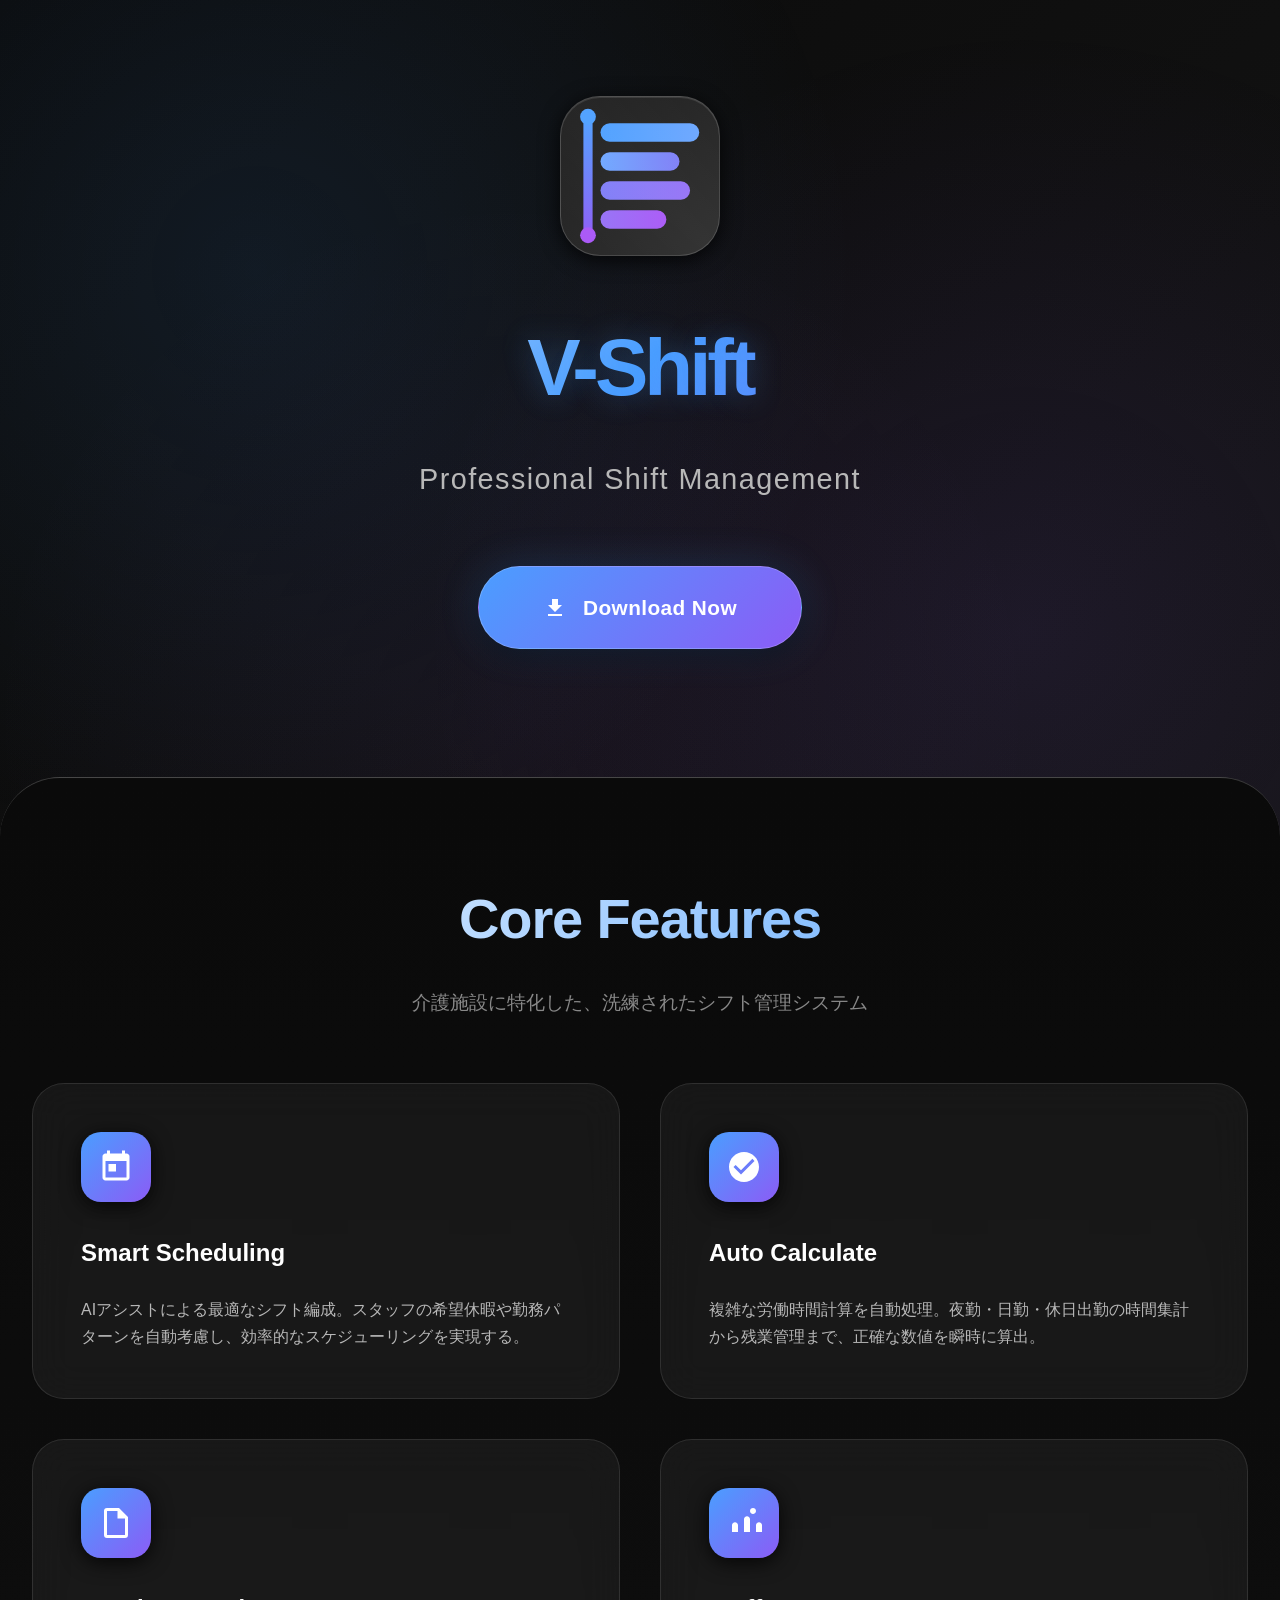
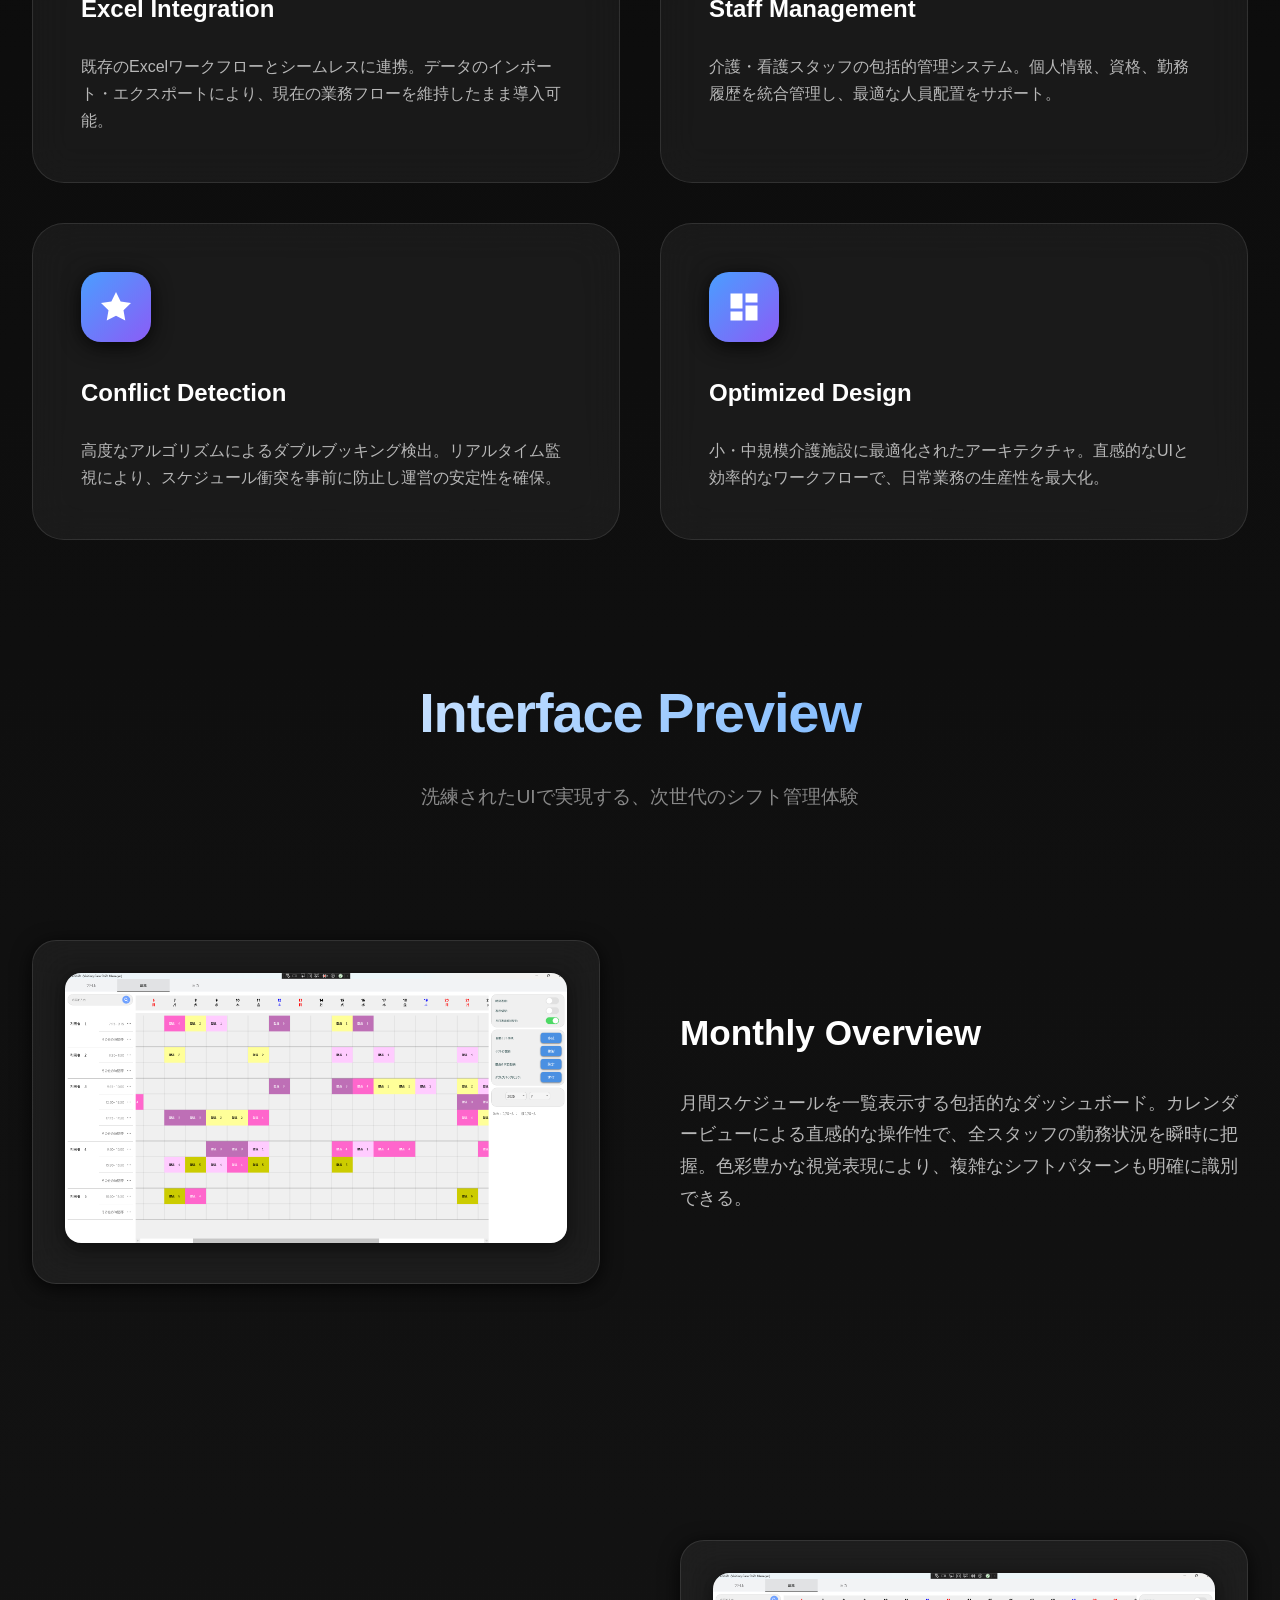
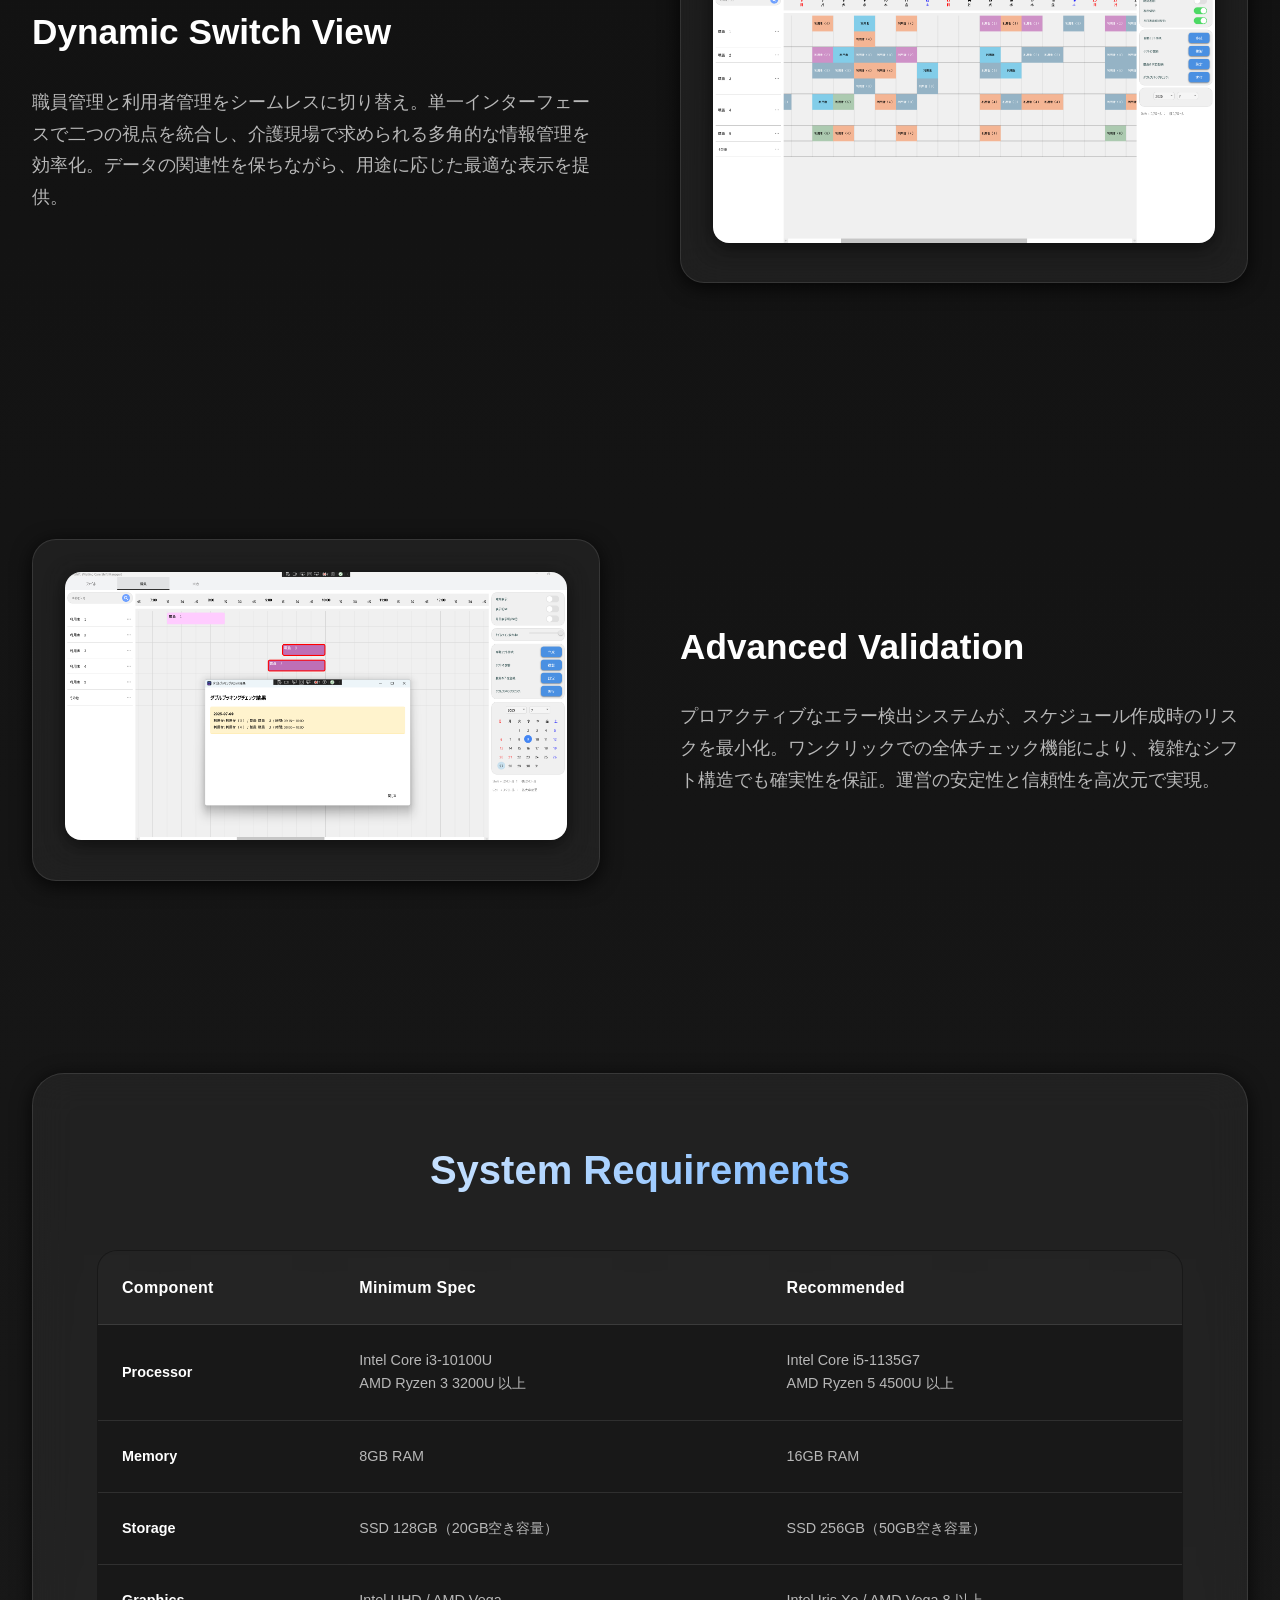
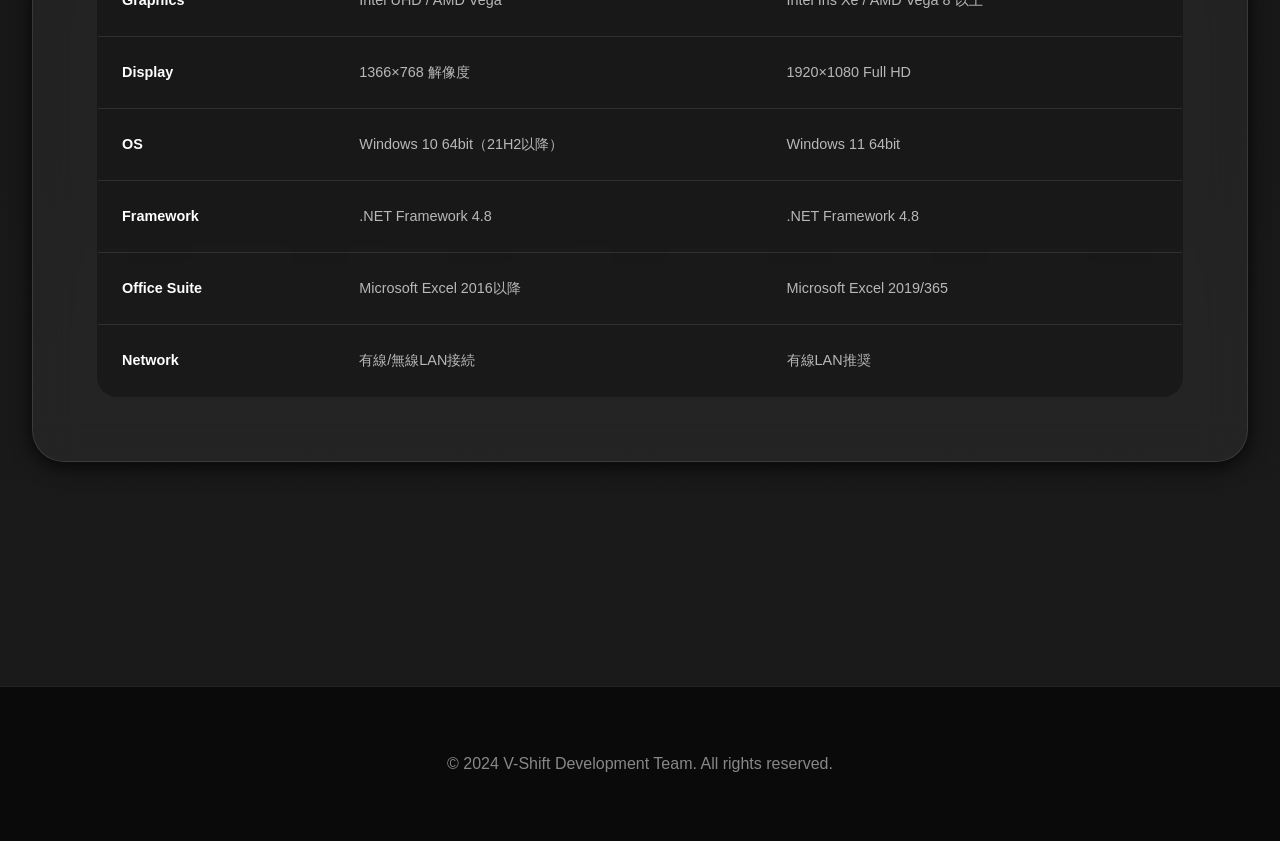
<file: docs/index - コピー.html>
<!DOCTYPE html>
<html lang="ja">
<head>
  <meta charset="UTF-8">
  <meta name="viewport" content="width=device-width, initial-scale=1.0">
  
  <!-- SEO Meta Tags -->
  <title>V-Shift - 介護施設向けシフト管理アプリ | 無料ダウンロード | シフト作成・勤怠管理</title>
  <meta name="description" content="小・中規模介護施設向けの無料シフト管理アプリV-Shift。シフト作成・勤怠管理を効率化。Windows対応の個人開発アプリ。">
  <meta name="keywords" content="シフト管理アプリ,シフトアプリ,介護施設,訪問介護施設,シフト管理ソフト,勤怠管理,スタッフスケジュール,介護シフト,看護師シフト,介護士シフト,シフト作成,シフト表,勤務表,介護事業所,デイサービス,特別養護老人ホーム,有料老人ホーム,グループホーム,小規模多機能,シフトマネージャー,shift manager,勤務管理,労働時間管理,介護人材,スタッフ管理,シフト調整,夜勤管理,日勤管理,早番,遅番,シフト組み,無料シフトアプリ,Windows,Excel連携,自動計算,シフト表作成,介護ソフト,看護ソフト,医療シフト,福祉シフト,ヘルパーシフト,ケアマネ,介護職員,看護職員">
  <meta name="author" content="V-Shift Developer">
  <meta name="robots" content="index, follow">
  <meta name="language" content="Japanese">
  
  <!-- Open Graph Tags -->
  <meta property="og:title" content="V-Shift - 介護施設向けシフト管理アプリ | 無料ダウンロード">
  <meta property="og:description" content="小・中規模介護施設向けの無料シフト管理アプリ。シフト作成・勤怠管理を効率化し、ダブルブッキングも自動チェック。Excel出力・インポートで既存業務とスムーズに統合でき、日々の業務負担を大幅に軽減します。">
  <meta property="og:type" content="website">
  <meta property="og:url" content="https://miki-potato.github.io/Vshift-Product/">
  <meta property="og:image" content="https://miki-potato.github.io/Vshift-Product/og-image.jpg">
  <meta property="og:site_name" content="V-Shift">
  <meta property="og:locale" content="ja_JP">
  
  <!-- Twitter Card Tags -->
  <meta name="twitter:card" content="summary_large_image">
  <meta name="twitter:title" content="V-Shift - 介護施設向けシフト管理アプリ">
  <meta name="twitter:description" content="介護施設・訪問介護事業所向けの無料シフト管理アプリ。シフト作成・勤怠管理を効率化。">
  <meta name="twitter:image" content="https://miki-potato.github.io/Vshift-Product/og-image.jpg">
  
  <!-- Canonical URL -->
  <link rel="canonical" href="https://miki-potato.github.io/Vshift-Product/">
  
  <!-- Structured Data (JSON-LD) -->
  <script type="application/ld+json">
  {
    "@context": "https://schema.org",
    "@type": "SoftwareApplication",
    "name": "V-Shift",
    "description": "小・中規模介護施設向けのシフト管理アプリケーション。シフト作成・勤怠管理を効率化。",
    "url": "https://miki-potato.github.io/Vshift-Product/",
    "downloadUrl": "https://miki-potato.github.io/Vshift-Product/V-Shift-Installer.zip",
    "operatingSystem": "Windows 10, Windows 11",
    "applicationCategory": "BusinessApplication",
    "offers": {
      "@type": "Offer",
      "price": "0",
      "priceCurrency": "JPY"
    },
    "author": {
      "@type": "Organization",
      "name": "V-Shift Development Team"
    },
    "softwareVersion": "1.0",
    "releaseNotes": "初回リリース版",
    "requirements": "Windows 10 64bit以降, .NET Framework 4.8, Excel 2016以降",
    "screenshot": "https://miki-potato.github.io/Vshift-Product/screenshot.jpg"
  }
  </script>
  
  <style>
    :root {
      --primary-dark: #0a0a0a;
      --secondary-dark: #1a1a1a;
      --tertiary-dark: #2a2a2a;
      --accent-blue: #4a9eff;
      --accent-purple: #8b5cf6;
      --accent-violet: #a855f7;
      --text-primary: #ffffff;
      --text-secondary: #b8b8b8;
      --text-muted: #888888;
      --border-subtle: rgba(255, 255, 255, 0.1);
      --border-light: rgba(255, 255, 255, 0.2);
      --glass-bg: rgba(255, 255, 255, 0.05);
      --glass-border: rgba(255, 255, 255, 0.1);
      --shadow-dark: 0 4px 20px rgba(0, 0, 0, 0.8);
      --shadow-glow: 0 0 40px rgba(74, 158, 255, 0.2);
      --shadow-purple-glow: 0 0 40px rgba(139, 92, 246, 0.2);
    }
    
    * {
      margin: 0;
      padding: 0;
      box-sizing: border-box;
    }
    
    body {
      font-family: -apple-system, BlinkMacSystemFont, 'Segoe UI', 'Roboto', 'Helvetica Neue', sans-serif;
      background: linear-gradient(135deg, #0a0a0a 0%, #1a1a1a 50%, #0a0a0a 100%);
      min-height: 100vh;
      line-height: 1.6;
      color: var(--text-primary);
      overflow-x: hidden;
    }
    
    .container {
      max-width: 1400px;
      margin: 0 auto;
      padding: 0 2rem;
    }
    
    /* Background Pattern */
    body::before {
      content: '';
      position: fixed;
      top: 0;
      left: 0;
      width: 100%;
      height: 100%;
      background: 
        radial-gradient(circle at 20% 30%, rgba(74, 158, 255, 0.1) 0%, transparent 50%),
        radial-gradient(circle at 80% 70%, rgba(139, 92, 246, 0.1) 0%, transparent 50%),
        radial-gradient(circle at 40% 80%, rgba(168, 85, 247, 0.05) 0%, transparent 50%);
      pointer-events: none;
      z-index: -1;
    }
    
    /* Header */
    .header {
      text-align: center;
      padding: 6rem 0 8rem;
      position: relative;
    }
    
    .app-icon {
      width: 160px;
      height: 160px;
      margin: 0 auto 3rem;
      border-radius: 40px;
      background: linear-gradient(135deg, var(--secondary-dark) 0%, var(--tertiary-dark) 100%);
      border: 1px solid var(--border-light);
      display: flex;
      align-items: center;
      justify-content: center;
      position: relative;
      overflow: hidden;
      box-shadow: 
        var(--shadow-dark),
        inset 0 1px 0 rgba(255, 255, 255, 0.1);
    }
    
    .app-icon::before {
      content: '';
      position: absolute;
      top: -50%;
      left: -50%;
      width: 200%;
      height: 200%;
      background: linear-gradient(45deg, transparent, rgba(255,255,255,0.05), transparent);
      animation: shimmer 4s infinite;
    }
    
    .app-title {
      font-size: 5rem;
      font-weight: 900;
      background: linear-gradient(135deg, var(--text-primary) 0%, var(--accent-blue) 50%, var(--accent-purple) 100%);
      -webkit-background-clip: text;
      -webkit-text-fill-color: transparent;
      background-clip: text;
      margin-bottom: 1.5rem;
      letter-spacing: -0.05em;
      text-shadow: 0 0 30px rgba(74, 158, 255, 0.3);
    }
    
    .app-subtitle {
      font-size: 1.8rem;
      color: var(--text-secondary);
      font-weight: 300;
      margin-bottom: 4rem;
      letter-spacing: 0.05em;
    }
    
    .install-button {
      display: inline-flex;
      align-items: center;
      gap: 1rem;
      padding: 1.5rem 4rem;
      background: linear-gradient(135deg, var(--accent-blue), var(--accent-purple));
      color: var(--text-primary);
      text-decoration: none;
      border-radius: 60px;
      font-size: 1.3rem;
      font-weight: 600;
      letter-spacing: 0.02em;
      transition: all 0.4s ease;
      box-shadow: 
        var(--shadow-glow),
        0 8px 25px rgba(0, 0, 0, 0.6);
      position: relative;
      overflow: hidden;
      border: 1px solid rgba(255, 255, 255, 0.2);
    }
    
    .install-button::before {
      content: '';
      position: absolute;
      top: 0;
      left: -100%;
      width: 100%;
      height: 100%;
      background: linear-gradient(90deg, transparent, rgba(255,255,255,0.3), transparent);
      transition: left 0.8s ease;
    }
    
    .install-button:hover::before {
      left: 100%;
    }
    
    .install-button:hover {
      transform: translateY(-3px);
      box-shadow: 
        var(--shadow-glow),
        0 12px 35px rgba(0, 0, 0, 0.8);
    }
    
    /* Main Content */
    .main-content {
      background: linear-gradient(180deg, var(--primary-dark) 0%, var(--secondary-dark) 100%);
      border-radius: 60px 60px 0 0;
      padding: 6rem 0;
      position: relative;
      border-top: 1px solid var(--border-light);
    }
    
    .section {
      margin-bottom: 8rem;
    }
    
    .section-title {
      font-size: 3.5rem;
      font-weight: 800;
      text-align: center;
      margin-bottom: 1.5rem;
      background: linear-gradient(135deg, var(--text-primary), var(--accent-blue));
      -webkit-background-clip: text;
      -webkit-text-fill-color: transparent;
      background-clip: text;
      letter-spacing: -0.02em;
    }
    
    .section-subtitle {
      text-align: center;
      color: var(--text-muted);
      font-size: 1.2rem;
      margin-bottom: 4rem;
      max-width: 600px;
      margin-left: auto;
      margin-right: auto;
      font-weight: 300;
    }
    
    /* Features Grid */
    .features-grid {
      display: grid;
      grid-template-columns: repeat(auto-fit, minmax(400px, 1fr));
      gap: 2.5rem;
      margin-top: 4rem;
    }
    
    .feature-card {
      background: var(--glass-bg);
      backdrop-filter: blur(20px);
      border-radius: 32px;
      padding: 3rem;
      border: 1px solid var(--glass-border);
      transition: all 0.4s ease;
      position: relative;
      overflow: hidden;
    }
    
    .feature-card::before {
      content: '';
      position: absolute;
      top: 0;
      left: 0;
      right: 0;
      height: 3px;
      background: linear-gradient(90deg, var(--accent-blue), var(--accent-purple));
      transform: scaleX(0);
      transition: transform 0.4s ease;
    }
    
    .feature-card:hover::before {
      transform: scaleX(1);
    }
    
    .feature-card:hover {
      transform: translateY(-10px);
      background: rgba(255, 255, 255, 0.08);
      border-color: var(--border-light);
      box-shadow: var(--shadow-purple-glow);
    }
    
    .feature-icon {
      width: 70px;
      height: 70px;
      background: linear-gradient(135deg, var(--accent-blue), var(--accent-purple));
      border-radius: 20px;
      display: flex;
      align-items: center;
      justify-content: center;
      margin-bottom: 2rem;
      box-shadow: var(--shadow-dark);
    }
    
    .feature-title {
      font-size: 1.5rem;
      font-weight: 700;
      margin-bottom: 1.5rem;
      color: var(--text-primary);
    }
    
    .feature-description {
      color: var(--text-secondary);
      line-height: 1.7;
      font-size: 1rem;
    }
    
    /* Screenshots Section */
    .screenshot-item {
      display: grid;
      grid-template-columns: 1fr 1fr;
      gap: 5rem;
      align-items: center;
      margin-bottom: 8rem;
      padding: 4rem 0;
    }
    
    .screenshot-item:nth-child(even) {
      direction: rtl;
    }
    
    .screenshot-item:nth-child(even) > * {
      direction: ltr;
    }
    
    .screenshot-image {
      position: relative;
    }
    
    .screenshot-frame {
      background: var(--glass-bg);
      backdrop-filter: blur(20px);
      border: 1px solid var(--glass-border);
      border-radius: 24px;
      padding: 2rem;
      box-shadow: var(--shadow-dark);
      transition: all 0.4s ease;
    }
    
    .screenshot-frame:hover {
      transform: scale(1.02);
      box-shadow: 
        var(--shadow-dark),
        var(--shadow-glow);
    }
    
    .screenshot-image img {
      width: 100%;
      height: auto;
      border-radius: 16px;
      box-shadow: 0 4px 20px rgba(0, 0, 0, 0.6);
    }
    
    .screenshot-content h3 {
      font-size: 2.2rem;
      font-weight: 700;
      margin-bottom: 2rem;
      color: var(--text-primary);
      line-height: 1.3;
    }
    
    .screenshot-content p {
      color: var(--text-secondary);
      font-size: 1.1rem;
      line-height: 1.8;
    }
    
    /* Specs Section */
    .specs-section {
      margin: 8rem 0;
    }
    
    .spec-card {
      background: var(--glass-bg);
      backdrop-filter: blur(20px);
      border-radius: 32px;
      padding: 4rem;
      border: 1px solid var(--glass-border);
      box-shadow: var(--shadow-dark);
    }
    
    .spec-title {
      font-size: 2.5rem;
      font-weight: 700;
      margin-bottom: 3rem;
      text-align: center;
      background: linear-gradient(135deg, var(--text-primary), var(--accent-blue));
      -webkit-background-clip: text;
      -webkit-text-fill-color: transparent;
      background-clip: text;
    }
    
    .spec-table {
      width: 100%;
      border-collapse: collapse;
      background: rgba(0, 0, 0, 0.3);
      border-radius: 20px;
      overflow: hidden;
      border: 1px solid var(--border-subtle);
    }
    
    .spec-table th,
    .spec-table td {
      padding: 1.5rem;
      text-align: left;
      border-bottom: 1px solid var(--border-subtle);
    }
    
    .spec-table th {
      background: rgba(255, 255, 255, 0.05);
      font-weight: 600;
      color: var(--text-primary);
      font-size: 1rem;
      letter-spacing: 0.02em;
    }
    
    .spec-table td {
      color: var(--text-secondary);
      font-size: 0.9rem;
      line-height: 1.6;
    }
    
    .spec-table tr:last-child td {
      border-bottom: none;
    }
    
    .spec-item {
      color: var(--text-primary) !important;
      font-weight: 600;
    }
    
    /* Footer */
    .footer {
      text-align: center;
      padding: 4rem 0;
      background: var(--primary-dark);
      color: var(--text-muted);
      border-top: 1px solid var(--border-subtle);
    }
    
    /* Animations */
    @keyframes shimmer {
      0% { transform: translateX(-100%) translateY(-100%) rotate(45deg); }
      100% { transform: translateX(100%) translateY(100%) rotate(45deg); }
    }
    
    /* Responsive */
    @media (max-width: 768px) {
      .container {
        padding: 0 1.5rem;
      }
      
      .app-title {
        font-size: 3rem;
      }
      
      .app-subtitle {
        font-size: 1.3rem;
      }
      
      .section-title {
        font-size: 2.5rem;
      }
      
      .screenshot-item {
        grid-template-columns: 1fr;
        gap: 3rem;
        text-align: center;
      }
      
      .screenshot-item:nth-child(even) {
        direction: ltr;
      }
      
      .features-grid {
        grid-template-columns: 1fr;
      }
      
      .feature-card {
        padding: 2rem;
      }
      
      .spec-card {
        padding: 2rem;
      }
      
      .spec-table th,
      .spec-table td {
        padding: 1rem;
      }
    }
  </style>
</head>
<body>
  <div class="container">
    <header class="header">
      <div class="app-icon">
        <svg viewBox="0 0 120 120" xmlns="http://www.w3.org/2000/svg" aria-label="V-Shiftアプリアイコン">
          <defs>
            <linearGradient id="timelineGradient" x1="0%" y1="0%" x2="0%" y2="100%">
              <stop offset="0%" style="stop-color:#4a9eff;stop-opacity:1" />
              <stop offset="100%" style="stop-color:#8b5cf6;stop-opacity:1" />
            </linearGradient>
            
            <linearGradient id="topBlue" x1="0%" y1="0%" x2="100%" y2="0%">
              <stop offset="0%" style="stop-color:#4a9eff;stop-opacity:1" />
              <stop offset="100%" style="stop-color:#6ba6ff;stop-opacity:1" />
            </linearGradient>
            
            <linearGradient id="midBlue" x1="0%" y1="0%" x2="100%" y2="0%">
              <stop offset="0%" style="stop-color:#6ba6ff;stop-opacity:1" />
              <stop offset="100%" style="stop-color:#7d7cf7;stop-opacity:1" />
            </linearGradient>
            
            <linearGradient id="midPurple" x1="0%" y1="0%" x2="100%" y2="0%">
              <stop offset="0%" style="stop-color:#7d7cf7;stop-opacity:1" />
              <stop offset="100%" style="stop-color:#9470f6;stop-opacity:1" />
            </linearGradient>
            
            <linearGradient id="bottomPurple" x1="0%" y1="0%" x2="100%" y2="0%">
              <stop offset="0%" style="stop-color:#9470f6;stop-opacity:1" />
              <stop offset="100%" style="stop-color:#a855f7;stop-opacity:1" />
            </linearGradient>
          </defs>
          
          <rect x="17" y="15" width="7" height="90" rx="1.5" fill="url(#timelineGradient)"/>
          <circle cx="20.5" cy="15" r="6" fill="#4a9eff"/>
          <circle cx="20.5" cy="105" r="6" fill="#a855f7"/>
          
          <rect x="30" y="20" width="75" height="14" rx="7" fill="url(#topBlue)"/>
          <rect x="30" y="42" width="60" height="14" rx="7" fill="url(#midBlue)"/>
          <rect x="30" y="64" width="68" height="14" rx="7" fill="url(#midPurple)"/>
          <rect x="30" y="86" width="50" height="14" rx="7" fill="url(#bottomPurple)"/>
        </svg>
      </div>
      <h1 class="app-title">V-Shift</h1>
      <p class="app-subtitle">Professional Shift Management</p>
      <a href="download.html" class="install-button">
        <svg width="24" height="24" viewBox="0 0 24 24" fill="currentColor">
          <path d="M19 9h-4V3H9v6H5l7 7 7-7zM5 18v2h14v-2H5z"/>
        </svg>
        Download Now
      </a>
    </header>
  </div>

  <main class="main-content">
    <div class="container">
      <!-- Features Section -->
      <section class="section">
        <h2 class="section-title">Core Features</h2>
        <p class="section-subtitle">介護施設に特化した、洗練されたシフト管理システム</p>
        
        <div class="features-grid">
          <div class="feature-card">
            <div class="feature-icon">
              <svg width="36" height="36" viewBox="0 0 24 24" fill="white">
                <path d="M19 3h-1V1h-2v2H8V1H6v2H5c-1.11 0-1.99.9-1.99 2L3 19c0 1.1.89 2 2 2h14c1.1 0 2-.9 2-2V5c0-1.1-.9-2-2-2zm0 16H5V8h14v11zM7 10h5v5H7z"/>
              </svg>
            </div>
            <h3 class="feature-title">Smart Scheduling</h3>
            <p class="feature-description">AIアシストによる最適なシフト編成。スタッフの希望休暇や勤務パターンを自動考慮し、効率的なスケジューリングを実現する。</p>
          </div>
          
          <div class="feature-card">
            <div class="feature-icon">
              <svg width="36" height="36" viewBox="0 0 24 24" fill="white">
                <path d="M12 2C6.48 2 2 6.48 2 12s4.48 10 10 10 10-4.48 10-10S17.52 2 12 2zm-2 15l-5-5 1.41-1.41L10 14.17l7.59-7.59L19 8l-9 9z"/>
              </svg>
            </div>
            <h3 class="feature-title">Auto Calculate</h3>
            <p class="feature-description">複雑な労働時間計算を自動処理。夜勤・日勤・休日出勤の時間集計から残業管理まで、正確な数値を瞬時に算出。</p>
          </div>
          
          <div class="feature-card">
            <div class="feature-icon">
              <svg width="36" height="36" viewBox="0 0 24 24" fill="white">
                <path d="M14,2H6A2,2 0 0,0 4,4V20A2,2 0 0,0 6,22H18A2,2 0 0,0 20,20V8L14,2M18,20H6V4H13V9H18V20Z"/>
              </svg>
            </div>
            <h3 class="feature-title">Excel Integration</h3>
            <p class="feature-description">既存のExcelワークフローとシームレスに連携。データのインポート・エクスポートにより、現在の業務フローを維持したまま導入可能。</p>
          </div>
          
          <div class="feature-card">
            <div class="feature-icon">
              <svg width="36" height="36" viewBox="0 0 24 24" fill="white">
                <path d="M16 4c0-1.11.89-2 2-2s2 .89 2 2-.89 2-2 2-2-.89-2-2zM4 18v-4.5c0-1.1.9-2 2-2s2 .9 2 2V18h4v-8.5c0-1.1.9-2 2-2s2 .9 2 2V18h4v-4.5c0-1.1.9-2 2-2s2 .9 2 2V18h-20z"/>
              </svg>
            </div>
            <h3 class="feature-title">Staff Management</h3>
            <p class="feature-description">介護・看護スタッフの包括的管理システム。個人情報、資格、勤務履歴を統合管理し、最適な人員配置をサポート。</p>
          </div>
          
          <div class="feature-card">
            <div class="feature-icon">
              <svg width="36" height="36" viewBox="0 0 24 24" fill="white">
                <path d="M12 2l3.09 6.26L22 9.27l-5 4.87 1.18 6.88L12 17.77l-6.18 3.25L7 14.14 2 9.27l6.91-1.01L12 2z"/>
              </svg>
            </div>
            <h3 class="feature-title">Conflict Detection</h3>
            <p class="feature-description">高度なアルゴリズムによるダブルブッキング検出。リアルタイム監視により、スケジュール衝突を事前に防止し運営の安定性を確保。</p>
          </div>
          
          <div class="feature-card">
            <div class="feature-icon">
              <svg width="36" height="36" viewBox="0 0 24 24" fill="white">
                <path d="M3 13h8V3H3v10zm0 8h8v-6H3v6zm10 0h8V11h-8v10zm0-18v6h8V3h-8z"/>
              </svg>
            </div>
            <h3 class="feature-title">Optimized Design</h3>
            <p class="feature-description">小・中規模介護施設に最適化されたアーキテクチャ。直感的なUIと効率的なワークフローで、日常業務の生産性を最大化。</p>
          </div>
        </div>
      </section>

      <!-- Screenshots Section -->
      <section class="section">
        <h2 class="section-title">Interface Preview</h2>
        <p class="section-subtitle">洗練されたUIで実現する、次世代のシフト管理体験</p>
        
        <div class="screenshot-item">
          <div class="screenshot-image">
            <div class="screenshot-frame">
              <img src="PageImage/V-Shift月表示モード.png" alt="V-Shift月表示モード" loading="lazy">
            </div>
          </div>
          <div class="screenshot-content">
            <h3>Monthly Overview</h3>
            <p>月間スケジュールを一覧表示する包括的なダッシュボード。カレンダービューによる直感的な操作性で、全スタッフの勤務状況を瞬時に把握。色彩豊かな視覚表現により、複雑なシフトパターンも明確に識別できる。</p>
          </div>
        </div>
        
        <div class="screenshot-item">
          <div class="screenshot-image">
            <div class="screenshot-frame">
              <img src="PageImage/V-Shift職員・利用者切り替え表示.png" alt="V-Shift職員・利用者切り替え表示" loading="lazy">
            </div>
          </div>
          <div class="screenshot-content">
            <h3>Dynamic Switch View</h3>
            <p>職員管理と利用者管理をシームレスに切り替え。単一インターフェースで二つの視点を統合し、介護現場で求められる多角的な情報管理を効率化。データの関連性を保ちながら、用途に応じた最適な表示を提供。</p>
          </div>
        </div>
        
        <div class="screenshot-item">
          <div class="screenshot-image">
            <div class="screenshot-frame">
              <img src="PageImage/V-Shiftダブルブッキングチェック.png" alt="V-Shiftダブルブッキングチェック" loading="lazy">
            </div>
          </div>
          <div class="screenshot-content">
            <h3>Advanced Validation</h3>
            <p>プロアクティブなエラー検出システムが、スケジュール作成時のリスクを最小化。ワンクリックでの全体チェック機能により、複雑なシフト構造でも確実性を保証。運営の安定性と信頼性を高次元で実現。</p>
          </div>
        </div>
      </section>

      <!-- Specs Section -->
      <section class="specs-section">
        <div class="spec-card">
          <h3 class="spec-title">System Requirements</h3>
          <table class="spec-table">
            <thead>
              <tr>
                <th>Component</th>
                <th>Minimum Spec</th>
                <th>Recommended</th>
              </tr>
            </thead>
            <tbody>
              <tr>
                <td class="spec-item">Processor</td>
                <td>Intel Core i3-10100U<br>AMD Ryzen 3 3200U 以上</td>
                <td>Intel Core i5-1135G7<br>AMD Ryzen 5 4500U 以上</td>
              </tr>
              <tr>
                <td class="spec-item">Memory</td>
                <td>8GB RAM</td>
                <td>16GB RAM</td>
              </tr>
              <tr>
                <td class="spec-item">Storage</td>
                <td>SSD 128GB（20GB空き容量）</td>
                <td>SSD 256GB（50GB空き容量）</td>
              </tr>
              <tr>
                <td class="spec-item">Graphics</td>
                <td>Intel UHD / AMD Vega</td>
                <td>Intel Iris Xe / AMD Vega 8 以上</td>
              </tr>
              <tr>
                <td class="spec-item">Display</td>
                <td>1366×768 解像度</td>
                <td>1920×1080 Full HD</td>
              </tr>
              <tr>
                <td class="spec-item">OS</td>
                <td>Windows 10 64bit（21H2以降）</td>
                <td>Windows 11 64bit</td>
              </tr>
              <tr>
                <td class="spec-item">Framework</td>
                <td>.NET Framework 4.8</td>
                <td>.NET Framework 4.8</td>
              </tr>
              <tr>
                <td class="spec-item">Office Suite</td>
                <td>Microsoft Excel 2016以降</td>
                <td>Microsoft Excel 2019/365</td>
              </tr>
              <tr>
                <td class="spec-item">Network</td>
                <td>有線/無線LAN接続</td>
                <td>有線LAN推奨</td>
              </tr>
            </tbody>
          </table>
        </div>
      </section>
    </div>
  </main>

  <footer class="footer">
    <div class="container">
      <p>&copy; 2024 V-Shift Development Team. All rights reserved.</p>
    </div>
  </footer>
</body>
</html>
</file>
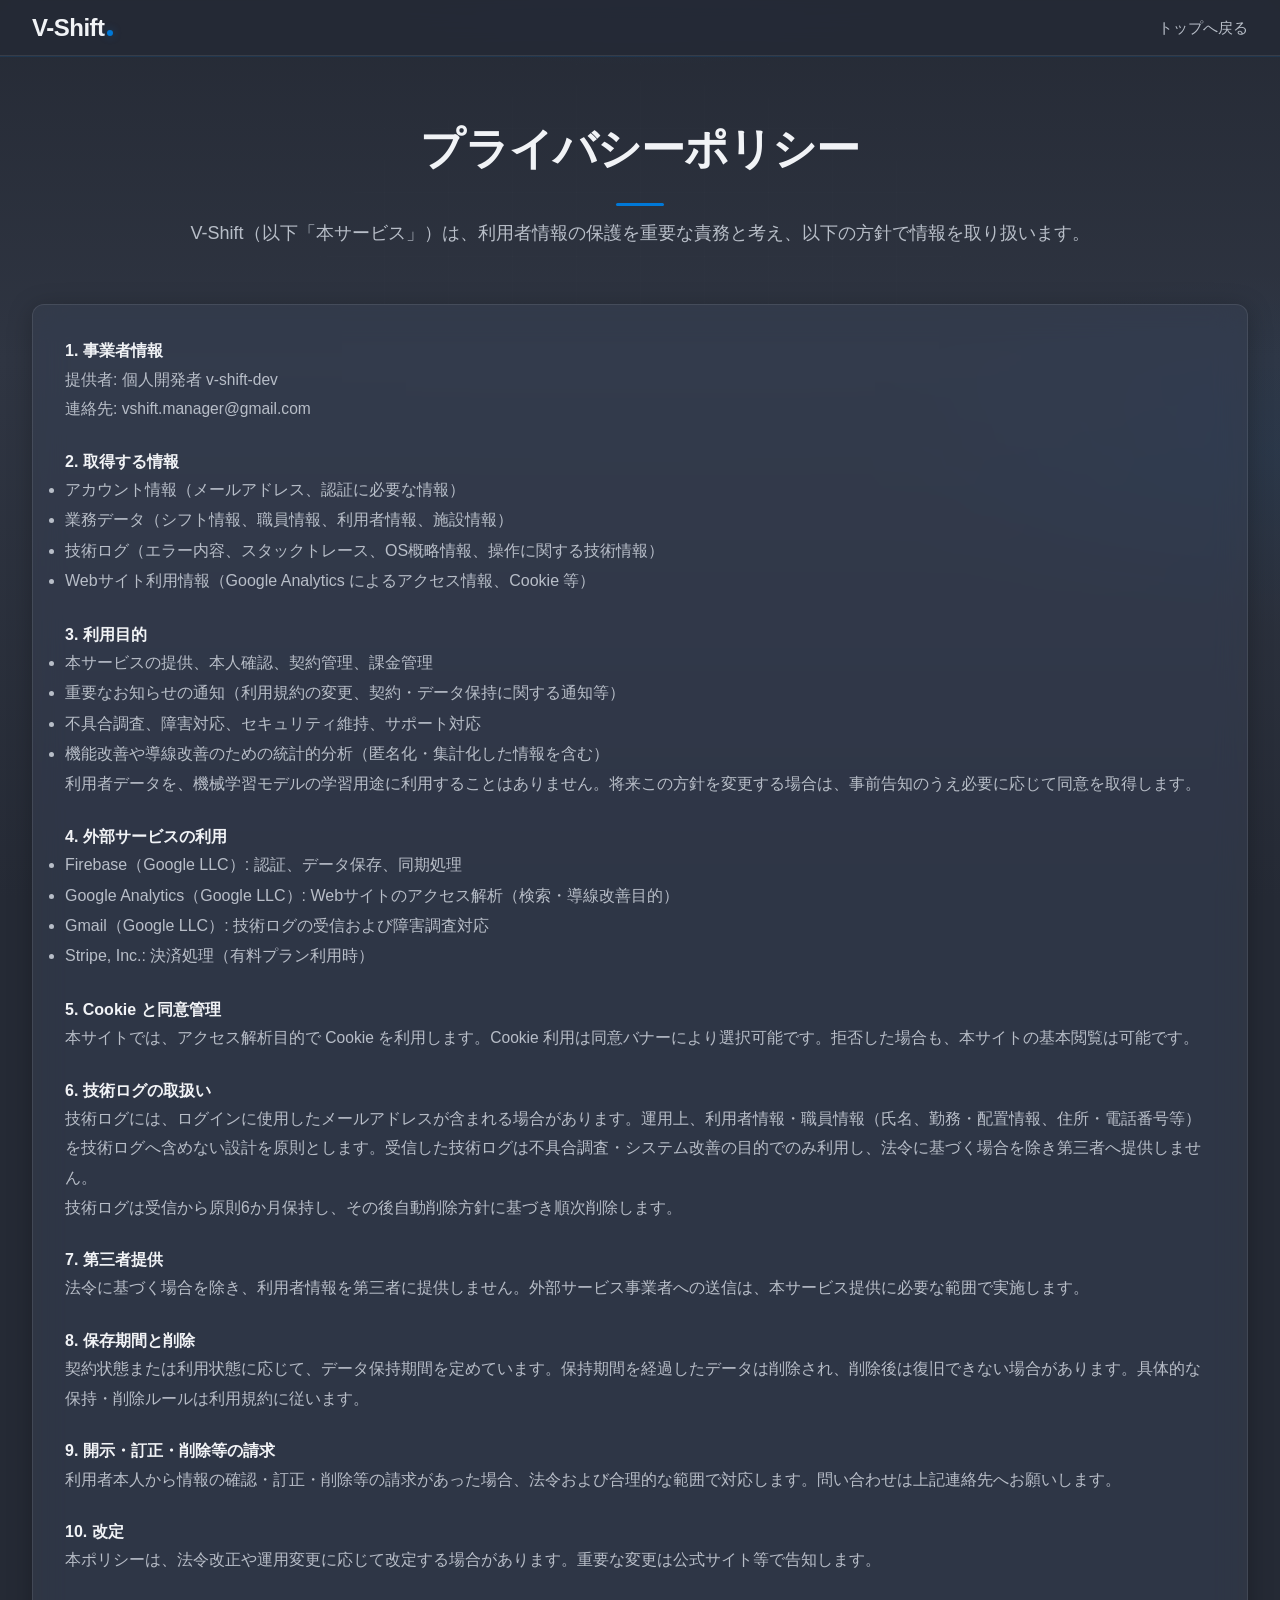
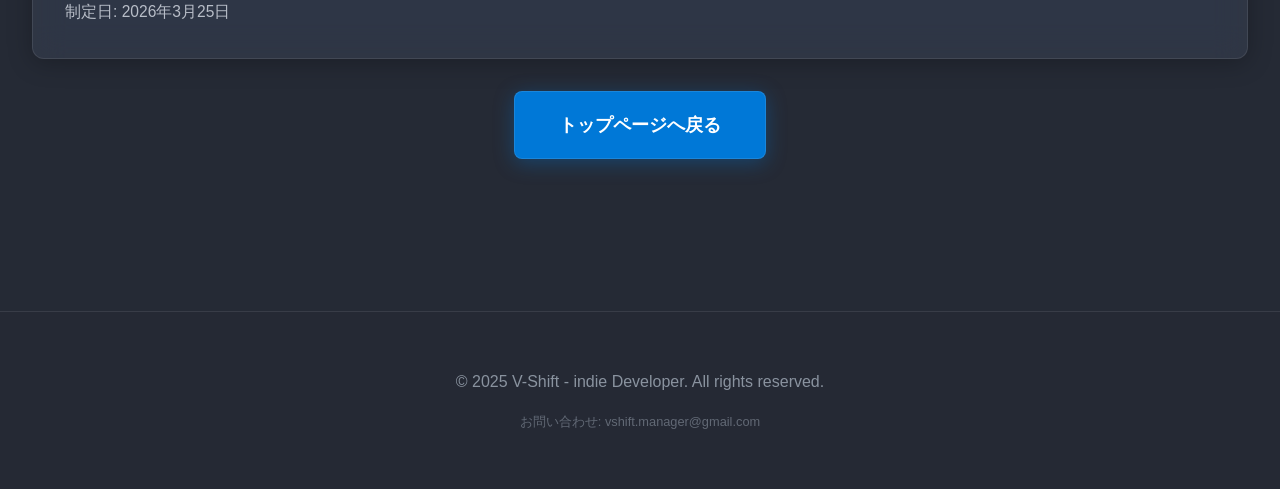
<file: docs/privacy.html>
<!DOCTYPE html>
<html lang="ja">

<head>
  <meta charset="UTF-8" />
  <meta name="viewport" content="width=device-width, initial-scale=1.0" />
  <title>プライバシーポリシー | V-Shift</title>
  <meta name="robots" content="noindex, follow" />
  <link rel="stylesheet" href="index.css" />
</head>

<body>
  <nav>
    <div class="container">
      <div class="logo"><a class="logo-link" href="index.html">V-Shift</a></div>
      <ul>
        <li><a href="index.html">トップへ戻る</a></li>
      </ul>
    </div>
  </nav>

  <section style="padding-top: 7rem;">
    <div class="container">
      <h2 class="section-title">プライバシーポリシー</h2>
      <p class="section-subtitle" style="max-width: 900px;">
        V-Shift（以下「本サービス」）は、利用者情報の保護を重要な責務と考え、以下の方針で情報を取り扱います。
      </p>

      <div class="feature-card" style="padding: 2rem; margin-top: 2rem;">
        <h4>1. 事業者情報</h4>
        <p style="color: var(--text-secondary); line-height: 1.9;">
          提供者: 個人開発者 v-shift-dev<br>
          連絡先: vshift.manager@gmail.com
        </p>

        <h4 style="margin-top: 1.5rem;">2. 取得する情報</h4>
        <ul style="color: var(--text-secondary); line-height: 1.9;">
          <li>アカウント情報（メールアドレス、認証に必要な情報）</li>
          <li>業務データ（シフト情報、職員情報、利用者情報、施設情報）</li>
          <li>技術ログ（エラー内容、スタックトレース、OS概略情報、操作に関する技術情報）</li>
          <li>Webサイト利用情報（Google Analytics によるアクセス情報、Cookie 等）</li>
        </ul>

        <h4 style="margin-top: 1.5rem;">3. 利用目的</h4>
        <ul style="color: var(--text-secondary); line-height: 1.9;">
          <li>本サービスの提供、本人確認、契約管理、課金管理</li>
          <li>重要なお知らせの通知（利用規約の変更、契約・データ保持に関する通知等）</li>
          <li>不具合調査、障害対応、セキュリティ維持、サポート対応</li>
          <li>機能改善や導線改善のための統計的分析（匿名化・集計化した情報を含む）</li>
        </ul>
        <p style="color: var(--text-secondary); line-height: 1.9;">
          利用者データを、機械学習モデルの学習用途に利用することはありません。将来この方針を変更する場合は、事前告知のうえ必要に応じて同意を取得します。
        </p>

        <h4 style="margin-top: 1.5rem;">4. 外部サービスの利用</h4>
        <ul style="color: var(--text-secondary); line-height: 1.9;">
          <li>Firebase（Google LLC）: 認証、データ保存、同期処理</li>
          <li>Google Analytics（Google LLC）: Webサイトのアクセス解析（検索・導線改善目的）</li>
          <li>Gmail（Google LLC）: 技術ログの受信および障害調査対応</li>
          <li>Stripe, Inc.: 決済処理（有料プラン利用時）</li>
        </ul>

        <h4 style="margin-top: 1.5rem;">5. Cookie と同意管理</h4>
        <p style="color: var(--text-secondary); line-height: 1.9;">
          本サイトでは、アクセス解析目的で Cookie を利用します。Cookie 利用は同意バナーにより選択可能です。拒否した場合も、本サイトの基本閲覧は可能です。
        </p>

        <h4 style="margin-top: 1.5rem;">6. 技術ログの取扱い</h4>
        <p style="color: var(--text-secondary); line-height: 1.9;">
          技術ログには、ログインに使用したメールアドレスが含まれる場合があります。運用上、利用者情報・職員情報（氏名、勤務・配置情報、住所・電話番号等）を技術ログへ含めない設計を原則とします。受信した技術ログは不具合調査・システム改善の目的でのみ利用し、法令に基づく場合を除き第三者へ提供しません。
        </p>
        <p style="color: var(--text-secondary); line-height: 1.9;">
          技術ログは受信から原則6か月保持し、その後自動削除方針に基づき順次削除します。
        </p>

        <h4 style="margin-top: 1.5rem;">7. 第三者提供</h4>
        <p style="color: var(--text-secondary); line-height: 1.9;">
          法令に基づく場合を除き、利用者情報を第三者に提供しません。外部サービス事業者への送信は、本サービス提供に必要な範囲で実施します。
        </p>

        <h4 style="margin-top: 1.5rem;">8. 保存期間と削除</h4>
        <p style="color: var(--text-secondary); line-height: 1.9;">
          契約状態または利用状態に応じて、データ保持期間を定めています。保持期間を経過したデータは削除され、削除後は復旧できない場合があります。具体的な保持・削除ルールは利用規約に従います。
        </p>

        <h4 style="margin-top: 1.5rem;">9. 開示・訂正・削除等の請求</h4>
        <p style="color: var(--text-secondary); line-height: 1.9;">
          利用者本人から情報の確認・訂正・削除等の請求があった場合、法令および合理的な範囲で対応します。問い合わせは上記連絡先へお願いします。
        </p>

        <h4 style="margin-top: 1.5rem;">10. 改定</h4>
        <p style="color: var(--text-secondary); line-height: 1.9;">
          本ポリシーは、法令改正や運用変更に応じて改定する場合があります。重要な変更は公式サイト等で告知します。
        </p>

        <p style="color: var(--text-secondary); margin-top: 1.5rem;">制定日: 2026年3月25日</p>
      </div>

      <div style="margin-top: 2rem; text-align: center;">
        <a href="index.html" class="cta-button">トップページへ戻る</a>
      </div>
    </div>
  </section>

  <footer>
    <div class="container">
      <p>© 2025 V-Shift - indie Developer. All rights reserved.</p>
      <p style="font-size: 0.8rem; margin-top: 1rem; opacity: 0.6;">お問い合わせ: vshift.manager@gmail.com</p>
    </div>
  </footer>
</body>

</html>
</file>
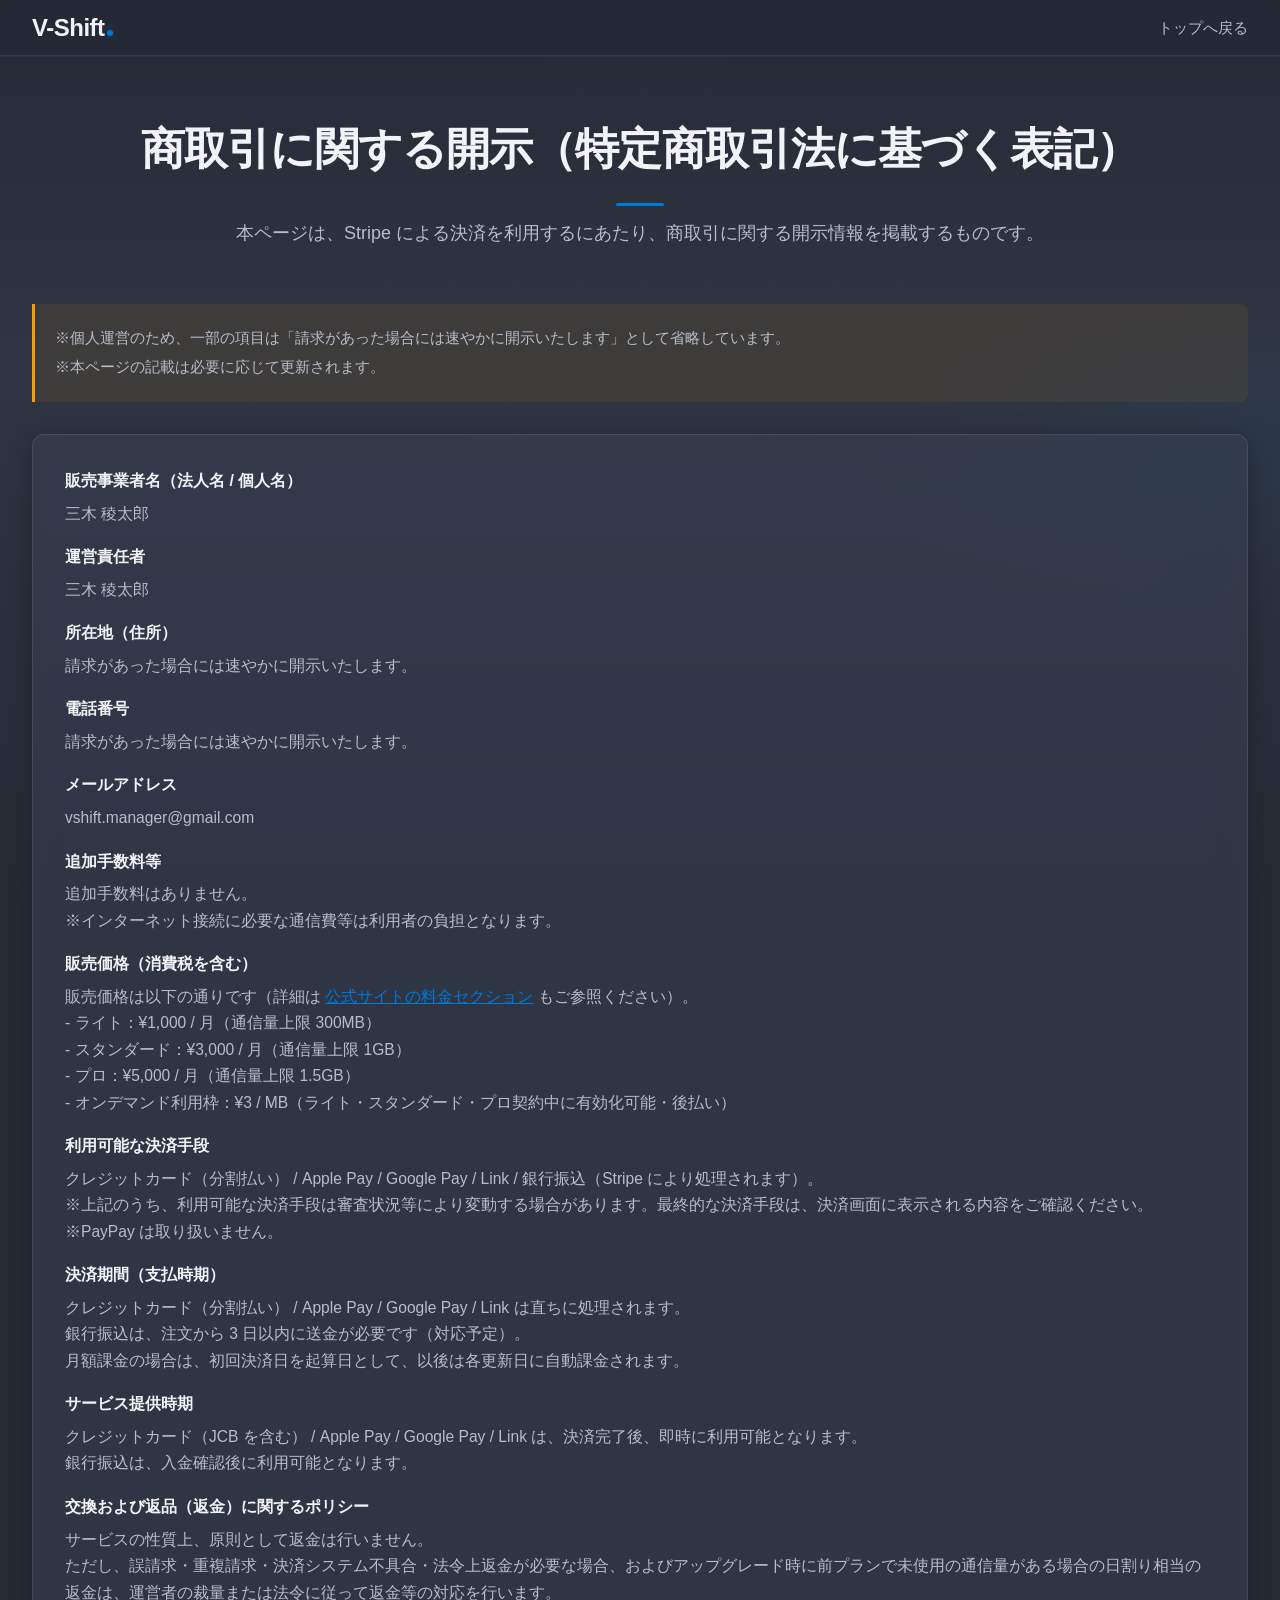
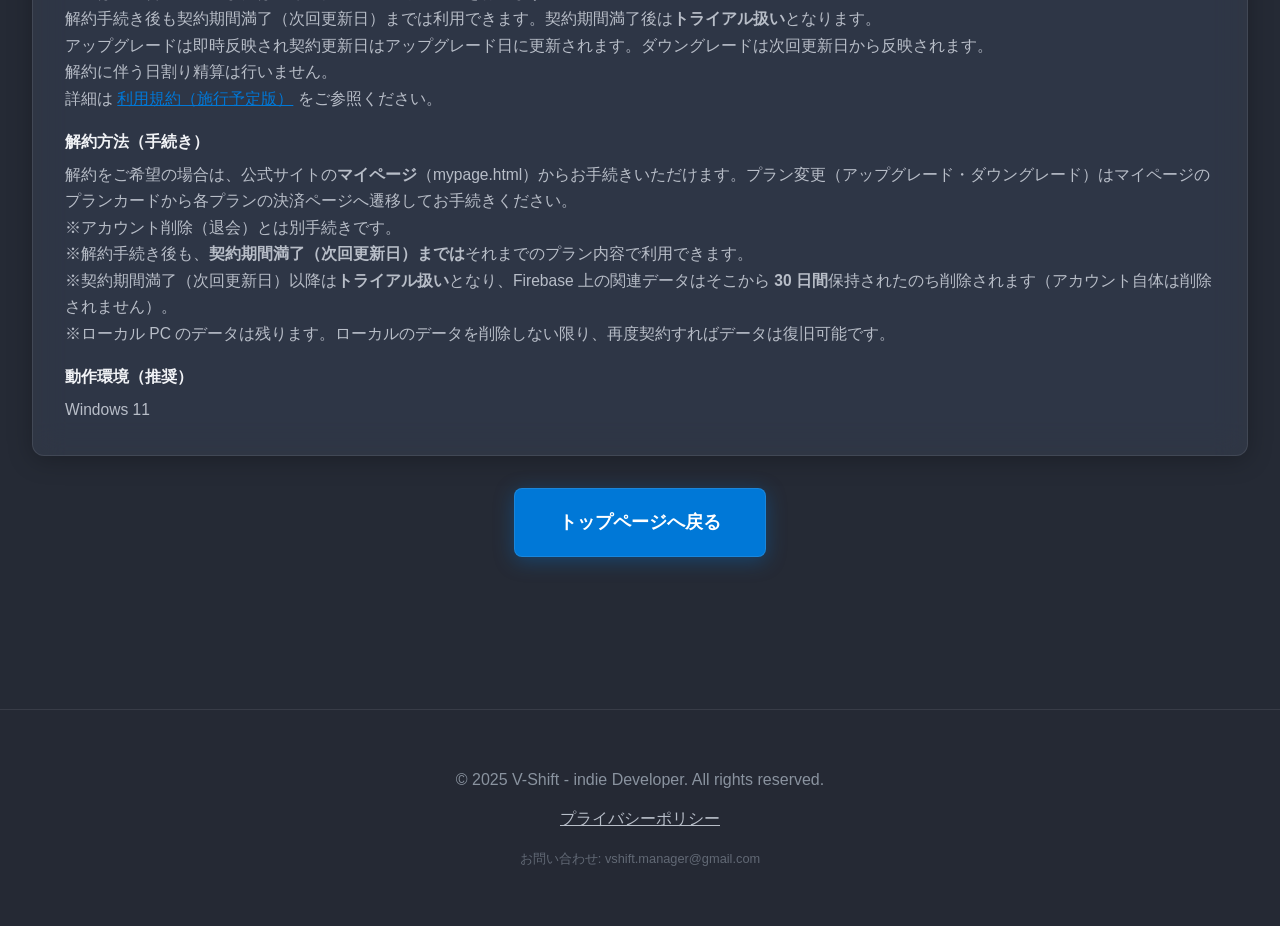
<file: docs/tokushoho.html>
<!DOCTYPE html>
<html lang="ja">

<head>
  <meta charset="UTF-8" />
  <meta name="viewport" content="width=device-width, initial-scale=1.0" />
  <title>商取引に関する開示（特定商取引法に基づく表記） | V-Shift</title>
  <meta name="robots" content="index, follow" />
  <link rel="stylesheet" href="index.css" />
</head>

<body>
  <nav>
    <div class="container">
      <div class="logo"><a class="logo-link" href="index.html">V-Shift</a></div>
      <ul>
        <li><a href="index.html">トップへ戻る</a></li>
      </ul>
    </div>
  </nav>

  <section style="padding-top: 7rem;">
    <div class="container">
      <h2 class="section-title">商取引に関する開示（特定商取引法に基づく表記）</h2>
      <p class="section-subtitle" style="max-width: 900px;">
        本ページは、Stripe による決済を利用するにあたり、商取引に関する開示情報を掲載するものです。
      </p>

      <div class="note" style="margin-top: 1.5rem;">
        <p style="font-size: 0.95rem; color: var(--text-secondary); line-height: 1.9;">
          ※個人運営のため、一部の項目は「請求があった場合には速やかに開示いたします」として省略しています。<br>
          ※本ページの記載は必要に応じて更新されます。
        </p>
      </div>

      <div style="margin-top: 2rem;">
        <div class="feature-card" style="padding: 2rem;">
          <div style="display: grid; gap: 1rem;">
            <div>
              <h4 style="margin-bottom: 0.4rem;">販売事業者名（法人名 / 個人名）</h4>
              <p style="color: var(--text-secondary);">三木 稜太郎</p>
            </div>
            <div>
              <h4 style="margin-bottom: 0.4rem;">運営責任者</h4>
              <p style="color: var(--text-secondary);">三木 稜太郎</p>
            </div>
            <div>
              <h4 style="margin-bottom: 0.4rem;">所在地（住所）</h4>
              <p style="color: var(--text-secondary);">請求があった場合には速やかに開示いたします。</p>
            </div>
            <div>
              <h4 style="margin-bottom: 0.4rem;">電話番号</h4>
              <p style="color: var(--text-secondary);">請求があった場合には速やかに開示いたします。</p>
            </div>
            <div>
              <h4 style="margin-bottom: 0.4rem;">メールアドレス</h4>
              <p style="color: var(--text-secondary);">vshift.manager@gmail.com</p>
            </div>
            <div>
              <h4 style="margin-bottom: 0.4rem;">追加手数料等</h4>
              <p style="color: var(--text-secondary);">
                追加手数料はありません。<br>
                ※インターネット接続に必要な通信費等は利用者の負担となります。
              </p>
            </div>
            <div>
              <h4 style="margin-bottom: 0.4rem;">販売価格（消費税を含む）</h4>
              <p style="color: var(--text-secondary);">
                販売価格は以下の通りです（詳細は <a href="index.html#pricing" style="color: var(--primary); text-decoration: underline;">公式サイトの料金セクション</a> もご参照ください）。<br>
                - ライト：¥1,000 / 月（通信量上限 300MB）<br>
                - スタンダード：¥3,000 / 月（通信量上限 1GB）<br>
                - プロ：¥5,000 / 月（通信量上限 1.5GB）<br>
                - オンデマンド利用枠：¥3 / MB（ライト・スタンダード・プロ契約中に有効化可能・後払い）
              </p>
            </div>
            <div>
              <h4 style="margin-bottom: 0.4rem;">利用可能な決済手段</h4>
              <p style="color: var(--text-secondary);">
                クレジットカード（分割払い） / Apple Pay / Google Pay / Link / 銀行振込（Stripe により処理されます）。<br>
                ※上記のうち、利用可能な決済手段は審査状況等により変動する場合があります。最終的な決済手段は、決済画面に表示される内容をご確認ください。<br>
                ※PayPay は取り扱いません。
              </p>
            </div>
            <div>
              <h4 style="margin-bottom: 0.4rem;">決済期間（支払時期）</h4>
              <p style="color: var(--text-secondary);">
                クレジットカード（分割払い） / Apple Pay / Google Pay / Link は直ちに処理されます。<br>
                銀行振込は、注文から 3 日以内に送金が必要です（対応予定）。<br>
                月額課金の場合は、初回決済日を起算日として、以後は各更新日に自動課金されます。
              </p>
            </div>
            <div>
              <h4 style="margin-bottom: 0.4rem;">サービス提供時期</h4>
              <p style="color: var(--text-secondary);">
                クレジットカード（JCB を含む） / Apple Pay / Google Pay / Link は、決済完了後、即時に利用可能となります。<br>
                銀行振込は、入金確認後に利用可能となります。
              </p>
            </div>
            <div>
              <h4 style="margin-bottom: 0.4rem;">交換および返品（返金）に関するポリシー</h4>
              <p style="color: var(--text-secondary);">
                サービスの性質上、原則として返金は行いません。<br>
                ただし、誤請求・重複請求・決済システム不具合・法令上返金が必要な場合、およびアップグレード時に前プランで未使用の通信量がある場合の日割り相当の返金は、運営者の裁量または法令に従って返金等の対応を行います。<br>
                解約手続き後も契約期間満了（次回更新日）までは利用できます。契約期間満了後は<strong>トライアル扱い</strong>となります。<br>
                アップグレードは即時反映され契約更新日はアップグレード日に更新されます。ダウングレードは次回更新日から反映されます。<br>
                解約に伴う日割り精算は行いません。<br>
                詳細は <a href="index.html#install" style="color: var(--primary); text-decoration: underline;">利用規約（施行予定版）</a> をご参照ください。
              </p>
            </div>
            <div>
              <h4 style="margin-bottom: 0.4rem;">解約方法（手続き）</h4>
              <p style="color: var(--text-secondary);">
                解約をご希望の場合は、公式サイトの<strong>マイページ</strong>（mypage.html）からお手続きいただけます。プラン変更（アップグレード・ダウングレード）はマイページのプランカードから各プランの決済ページへ遷移してお手続きください。<br>
                ※アカウント削除（退会）とは別手続きです。<br>
                ※解約手続き後も、<strong>契約期間満了（次回更新日）までは</strong>それまでのプラン内容で利用できます。<br>
                ※契約期間満了（次回更新日）以降は<strong>トライアル扱い</strong>となり、Firebase 上の関連データはそこから <strong>30 日間</strong>保持されたのち削除されます（アカウント自体は削除されません）。<br>
                ※ローカル PC のデータは残ります。ローカルのデータを削除しない限り、再度契約すればデータは復旧可能です。
              </p>
            </div>
            <div>
              <h4 style="margin-bottom: 0.4rem;">動作環境（推奨）</h4>
              <p style="color: var(--text-secondary);">Windows 11</p>
            </div>
          </div>
        </div>
      </div>

      <div style="margin-top: 2rem; text-align: center;">
        <a href="index.html" class="cta-button">トップページへ戻る</a>
      </div>
    </div>
  </section>

  <footer>
    <div class="container">
      <p>© 2025 V-Shift - indie Developer. All rights reserved.</p>
      <p style="margin-top: 0.75rem;">
        <a href="privacy.html" style="color: var(--text-secondary); text-decoration: underline;">プライバシーポリシー</a>
      </p>
      <p style="font-size: 0.8rem; margin-top: 1rem; opacity: 0.6;">お問い合わせ: vshift.manager@gmail.com</p>
    </div>
  </footer>
</body>

</html>
</file>
<file: docs/index.css>
:root {
  --base: #2f3542;
  --base-dark: #252a35;
  --base-elevated: #3a4150;
  --primary: #0078d7;
  --primary-dark: #005a9e;
  --primary-light: #1a8ae6;
  --secondary: #4a9eed;
  --accent: #0078d7;
  --success: #10b981;
  --warning: #f59e0b;
  --text-primary: #f1f3f6;
  --text-secondary: #b8bec8;
  --text-accent: #8a939f;
  --card-bg: rgba(58, 65, 80, 0.55);
  --card-border: rgba(255, 255, 255, 0.09);
  --card-shadow: 0 4px 24px rgba(0, 0, 0, 0.25);
  --accent-glow: rgba(0, 120, 215, 0.35);
  --accent-subtle: rgba(0, 120, 215, 0.12);
  --backdrop-blur: blur(16px);
}

* {
  margin: 0;
  padding: 0;
  box-sizing: border-box;
}

body {
  font-family: 'Segoe UI', 'Inter', -apple-system, BlinkMacSystemFont, sans-serif;
  background: var(--base-dark);
  color: var(--text-primary);
  line-height: 1.7;
  overflow-x: hidden;
  position: relative;
  -webkit-font-smoothing: antialiased;
}

/* Subtle ambient background */
body::before {
  content: '';
  position: fixed;
  top: 0;
  left: 0;
  width: 100%;
  height: 100%;
  background:
    radial-gradient(ellipse 80% 50% at 50% -20%, rgba(0, 120, 215, 0.18) 0%, transparent 55%),
    radial-gradient(ellipse 60% 40% at 100% 50%, rgba(0, 120, 215, 0.06) 0%, transparent 50%),
    linear-gradient(180deg, var(--base-dark) 0%, var(--base) 40%, var(--base-dark) 100%);
  z-index: -2;
  pointer-events: none;
}

body::after {
  content: '';
  position: fixed;
  top: 0;
  left: 0;
  width: 100%;
  height: 100%;
  background-image:
    linear-gradient(rgba(255, 255, 255, 0.02) 1px, transparent 1px),
    linear-gradient(90deg, rgba(255, 255, 255, 0.02) 1px, transparent 1px);
  background-size: 64px 64px;
  mask-image: radial-gradient(ellipse 70% 60% at 50% 30%, black 20%, transparent 70%);
  -webkit-mask-image: radial-gradient(ellipse 70% 60% at 50% 30%, black 20%, transparent 70%);
  z-index: -1;
  pointer-events: none;
  opacity: 0.5;
}

/* Scrollbar */
::-webkit-scrollbar {
  width: 8px;
}

::-webkit-scrollbar-track {
  background: var(--base-dark);
}

::-webkit-scrollbar-thumb {
  background: var(--base-elevated);
  border-radius: 4px;
}

::-webkit-scrollbar-thumb:hover {
  background: var(--primary);
}

/* Navigation */
nav {
  position: fixed;
  top: 0;
  width: 100%;
  background: rgba(37, 42, 53, 0.88);
  backdrop-filter: var(--backdrop-blur) saturate(160%);
  -webkit-backdrop-filter: var(--backdrop-blur) saturate(160%);
  border-bottom: 1px solid var(--card-border);
  box-shadow: 0 1px 0 rgba(0, 120, 215, 0.15);
  z-index: 1000;
  padding: 0.875rem 0;
}

nav .container {
  max-width: 1400px;
  margin: 0 auto;
  padding: 0 2rem;
  display: flex;
  justify-content: space-between;
  align-items: center;
}

nav .logo {
  flex-shrink: 0;
  line-height: 1;
}

nav .logo-link {
  font-size: 1.5rem;
  font-weight: 700;
  letter-spacing: -0.02em;
  color: var(--text-primary);
  text-decoration: none;
  display: inline-flex;
  align-items: baseline;
  cursor: pointer;
  transition: opacity 0.2s ease;
}

nav .logo-link:hover {
  opacity: 0.9;
  color: var(--text-primary);
}

nav .logo-link::after {
  content: '';
  display: inline-block;
  width: 6px;
  height: 6px;
  background: var(--primary);
  border-radius: 50%;
  margin-left: 2px;
  vertical-align: super;
  box-shadow: 0 0 8px var(--accent-glow);
}

nav ul {
  display: flex;
  gap: 2rem;
  list-style: none;
  flex-direction: row !important;
  flex-wrap: nowrap;
}

nav ul a {
  color: var(--text-secondary);
  text-decoration: none;
  font-weight: 500;
  font-size: 0.9375rem;
  transition: color 0.2s ease;
}

nav ul a:hover {
  color: var(--primary-light);
}

/* Container */
.container {
  max-width: 1400px;
  margin: 0 auto;
  padding: 0 2rem;
}

/* Hero Section */
.hero {
  min-height: 100vh;
  display: flex;
  align-items: center;
  justify-content: center;
  text-align: center;
  padding: 8rem 0 4rem;
  position: relative;
}

.hero::before {
  content: '';
  position: absolute;
  top: 20%;
  left: 50%;
  transform: translateX(-50%);
  width: min(600px, 90vw);
  height: 300px;
  background: radial-gradient(ellipse, rgba(0, 120, 215, 0.2) 0%, transparent 70%);
  filter: blur(40px);
  pointer-events: none;
}

.hero-content {
  max-width: 900px;
  position: relative;
  z-index: 1;
}

.hero h1 {
  font-size: clamp(3rem, 8vw, 4.75rem);
  font-weight: 800;
  letter-spacing: -0.03em;
  color: var(--text-primary);
  margin-bottom: 1.5rem;
  line-height: 1.15;
}

.hero p {
  font-size: 1.35rem;
  color: var(--text-secondary);
  margin-bottom: 2.75rem;
  font-weight: 400;
}

.cta-button {
  display: inline-flex;
  align-items: center;
  gap: 0.75rem;
  padding: 1.125rem 2.75rem;
  background: var(--primary);
  color: white;
  text-decoration: none;
  border-radius: 8px;
  font-size: 1.125rem;
  font-weight: 600;
  transition: background 0.2s ease, transform 0.2s ease, box-shadow 0.2s ease;
  box-shadow: 0 4px 20px var(--accent-glow);
  position: relative;
  overflow: hidden;
  border: 1px solid rgba(255, 255, 255, 0.1);
}

.cta-button::before {
  display: none;
}

.cta-button:hover {
  background: var(--primary-light);
  transform: translateY(-2px);
  box-shadow: 0 8px 28px var(--accent-glow);
}

/* Section */
section {
  padding: 5.5rem 0;
}

.section-title {
  font-size: clamp(1.75rem, 4vw, 2.75rem);
  font-weight: 700;
  text-align: center;
  margin-bottom: 0.75rem;
  letter-spacing: -0.02em;
  color: var(--text-primary);
}

.section-title::after {
  content: '';
  display: block;
  width: 48px;
  height: 3px;
  background: var(--primary);
  margin: 1rem auto 0;
  border-radius: 2px;
}

.section-subtitle {
  text-align: center;
  color: var(--text-secondary);
  font-size: 1.125rem;
  margin-bottom: 3.5rem;
  max-width: 700px;
  margin-left: auto;
  margin-right: auto;
}

/* Features Grid */
.features-grid {
  display: grid;
  grid-template-columns: repeat(auto-fit, minmax(320px, 1fr));
  gap: 1.5rem;
  margin-top: 3rem;
}

.feature-card {
  background: var(--card-bg);
  backdrop-filter: var(--backdrop-blur) saturate(140%);
  -webkit-backdrop-filter: var(--backdrop-blur) saturate(140%);
  border: 1px solid var(--card-border);
  border-radius: 12px;
  padding: 2rem;
  transition: border-color 0.25s ease, transform 0.25s ease, box-shadow 0.25s ease;
  position: relative;
  overflow: hidden;
  box-shadow: var(--card-shadow);
}

.feature-card::before {
  content: '';
  position: absolute;
  top: 0;
  left: 0;
  right: 0;
  height: 2px;
  background: var(--primary);
  transform: scaleX(0);
  transform-origin: left;
  transition: transform 0.3s ease;
}

.feature-card:hover::before {
  transform: scaleX(1);
}

.feature-card:hover {
  transform: translateY(-4px);
  border-color: rgba(0, 120, 215, 0.25);
  box-shadow: 0 12px 40px rgba(0, 0, 0, 0.3), 0 0 0 1px rgba(0, 120, 215, 0.08);
}

.feature-icon {
  width: 52px;
  height: 52px;
  background: var(--primary);
  border-radius: 10px;
  display: flex;
  align-items: center;
  justify-content: center;
  margin-bottom: 1.25rem;
}

.feature-card h3 {
  font-size: 1.2rem;
  margin-bottom: 0.75rem;
  color: var(--text-primary);
  font-weight: 600;
}

.feature-card p {
  color: var(--text-secondary);
  line-height: 1.7;
  font-size: 0.975rem;
}

/* Download Section */
.download-section {
  background: var(--card-bg);
  backdrop-filter: var(--backdrop-blur) saturate(140%);
  -webkit-backdrop-filter: var(--backdrop-blur) saturate(140%);
  border: 1px solid var(--card-border);
  border-radius: 16px;
  padding: 3rem;
  margin: 3rem 0;
  position: relative;
  box-shadow: var(--card-shadow);
}

.download-section::before {
  content: '';
  position: absolute;
  top: 0;
  left: 0;
  right: 0;
  height: 2px;
  background: var(--primary);
  border-radius: 16px 16px 0 0;
}

.terms-toggle {
  background: rgba(0, 0, 0, 0.15);
  border: 1px solid var(--card-border);
  color: var(--text-primary);
  font-weight: 600;
  cursor: pointer;
  display: flex;
  align-items: center;
  justify-content: center;
  gap: 1rem;
  font-size: 1.05rem;
  padding: 1.25rem;
  border-radius: 10px;
  transition: background 0.2s ease, border-color 0.2s ease;
  width: 100%;
  margin-bottom: 1.5rem;
}

.terms-toggle:hover {
  background: rgba(0, 120, 215, 0.08);
  border-color: rgba(0, 120, 215, 0.25);
}

.terms-content {
  display: none;
  background: rgba(0, 0, 0, 0.2);
  border-radius: 10px;
  padding: 1.75rem;
  margin-bottom: 1.5rem;
  max-height: 400px;
  overflow-y: auto;
  font-size: 0.9rem;
  line-height: 1.8;
  color: var(--text-secondary);
  border: 1px solid var(--card-border);
}

.terms-content h4 {
  color: var(--text-primary);
  font-size: 1.2rem;
  margin-bottom: 1.25rem;
}

.terms-content h5 {
  color: var(--text-primary);
  font-size: 1.05rem;
  margin: 1.75rem 0 0.75rem 0;
}

.terms-highlight {
  margin-top: 1.25rem;
  padding: 1rem;
  border: 1px solid rgba(0, 120, 215, 0.3);
  border-radius: 10px;
  background: var(--accent-subtle);
}

.terms-agreement {
  display: flex;
  align-items: center;
  justify-content: center;
  gap: 1rem;
  margin: 1.5rem 0;
  padding: 1.25rem;
  background: rgba(0, 0, 0, 0.12);
  border-radius: 10px;
  border: 1px solid var(--card-border);
}

.agreement-checkbox {
  width: 22px;
  height: 22px;
  cursor: pointer;
  accent-color: var(--primary);
}

.agreement-label {
  color: var(--text-primary);
  font-weight: 600;
  cursor: pointer;
  font-size: 1rem;
}

.download-grid {
  display: grid;
  grid-template-columns: repeat(auto-fit, minmax(360px, 1fr));
  gap: 1.5rem;
  margin-top: 1.5rem;
}

.download-item {
  background: rgba(0, 0, 0, 0.12);
  border: 1px solid var(--card-border);
  border-radius: 12px;
  padding: 2rem;
  transition: border-color 0.25s ease, transform 0.25s ease;
}

.download-item:hover {
  transform: translateY(-2px);
  border-color: rgba(0, 120, 215, 0.2);
}

.download-item.beta {
  border-color: rgba(245, 158, 11, 0.35);
  position: relative;
  overflow: hidden;
}

.download-item.beta::after {
  content: 'TESTING';
  position: absolute;
  top: 15px;
  right: -30px;
  background: var(--warning);
  color: #000;
  padding: 5px 40px;
  font-size: 0.7rem;
  font-weight: 800;
  transform: rotate(45deg);
  box-shadow: 0 2px 8px rgba(0, 0, 0, 0.25);
}

.beta-badge {
  background: var(--warning);
  color: #000;
  padding: 0.2rem 0.65rem;
  border-radius: 4px;
  font-size: 0.75rem;
  font-weight: 700;
}

.warning-box {
  background: rgba(245, 158, 11, 0.1);
  border: 1px solid rgba(245, 158, 11, 0.25);
  padding: 1rem;
  margin: 1rem 0 1.5rem 0;
  border-radius: 8px;
  font-size: 0.85rem;
  line-height: 1.6;
}

.warning-box strong {
  color: var(--warning);
  display: flex;
  align-items: center;
  gap: 0.5rem;
  margin-bottom: 0.25rem;
}

.download-item h3 {
  font-size: 1.35rem;
  margin-bottom: 0.75rem;
  color: var(--text-primary);
  display: flex;
  align-items: center;
  gap: 0.75rem;
  font-weight: 600;
}

.download-item p {
  color: var(--text-secondary);
  margin-bottom: 1.5rem;
  line-height: 1.7;
  font-size: 0.95rem;
}

.download-button {
  display: inline-flex;
  align-items: center;
  gap: 0.6rem;
  padding: 0.875rem 2rem;
  background: var(--primary);
  color: white;
  text-decoration: none;
  border-radius: 8px;
  font-weight: 600;
  font-size: 0.95rem;
  transition: background 0.2s ease, transform 0.2s ease, box-shadow 0.2s ease;
  box-shadow: 0 4px 16px var(--accent-glow);
  border: 1px solid rgba(255, 255, 255, 0.08);
}

.download-button:hover {
  background: var(--primary-light);
  transform: translateY(-1px);
  box-shadow: 0 6px 22px var(--accent-glow);
}

.download-button.disabled {
  background: var(--base-elevated);
  cursor: not-allowed;
  opacity: 0.55;
  box-shadow: none;
}

.download-button.disabled:hover {
  transform: none;
  box-shadow: none;
}

/* Screenshots Section */
.screenshot-grid {
  display: grid;
  gap: 5rem;
  margin-top: 3rem;
}

.screenshot-item {
  display: grid;
  grid-template-columns: 1fr 1fr;
  gap: 3.5rem;
  align-items: center;
}

.screenshot-item.reverse {
  direction: rtl;
}

.screenshot-item.reverse>* {
  direction: ltr;
}

.screenshot-image {
  position: relative;
  border-radius: 12px;
  overflow: hidden;
  box-shadow: 0 16px 48px rgba(0, 0, 0, 0.4);
  transition: transform 0.3s ease, box-shadow 0.3s ease;
  border: 1px solid var(--card-border);
}

.screenshot-image:hover {
  transform: translateY(-4px);
  box-shadow: 0 24px 56px rgba(0, 0, 0, 0.45);
}

.screenshot-image img {
  width: 100%;
  height: auto;
  display: block;
}

.screenshot-content h3 {
  font-size: 1.6rem;
  font-weight: 600;
  margin-bottom: 1rem;
  color: var(--text-primary);
  letter-spacing: -0.01em;
}

.screenshot-content p {
  color: var(--text-secondary);
  font-size: 1rem;
  line-height: 1.8;
}

/* Guide panel */
.guide-panel {
  background: var(--card-bg);
  border: 1px solid var(--card-border);
  border-radius: 16px;
  padding: 3.5rem;
  display: flex;
  align-items: center;
  gap: 3.5rem;
  flex-wrap: wrap;
  box-shadow: var(--card-shadow);
}

.guide-panel h2 {
  font-size: 2.25rem;
  font-weight: 700;
  margin-bottom: 1.25rem;
  letter-spacing: -0.02em;
  color: var(--text-primary);
}

.guide-preview-wrap {
  background: rgba(0, 0, 0, 0.2);
  padding: 1rem;
  border-radius: 12px;
  border: 1px solid var(--card-border);
  box-shadow: 0 20px 48px rgba(0, 0, 0, 0.35);
}

.guide-play-btn {
  position: absolute;
  top: 50%;
  left: 50%;
  transform: translate(-50%, -50%);
  width: 72px;
  height: 72px;
  background: var(--primary);
  border-radius: 50%;
  display: flex;
  align-items: center;
  justify-content: center;
  box-shadow: 0 0 32px var(--accent-glow);
  cursor: pointer;
  transition: transform 0.2s ease, background 0.2s ease;
}

.guide-play-btn:hover {
  transform: translate(-50%, -50%) scale(1.05);
  background: var(--primary-light);
}

/* Comparison table accent */
.comparison-table th.vshift-col {
  background: var(--accent-subtle) !important;
}

/* Specs Section */
.spec-card {
  background: var(--card-bg);
  backdrop-filter: var(--backdrop-blur) saturate(140%);
  -webkit-backdrop-filter: var(--backdrop-blur) saturate(140%);
  border: 1px solid var(--card-border);
  border-radius: 12px;
  padding: 2.5rem;
  box-shadow: var(--card-shadow);
  margin-top: 2.5rem;
}

.spec-table {
  width: 100%;
  border-collapse: collapse;
  background: rgba(0, 0, 0, 0.15);
  border-radius: 10px;
  overflow: hidden;
  border: 1px solid var(--card-border);
}

.spec-table th {
  background: rgba(0, 0, 0, 0.25);
  padding: 1.25rem;
  text-align: left;
  font-weight: 600;
  color: var(--text-primary);
  font-size: 0.95rem;
  border-bottom: 1px solid var(--card-border);
}

.spec-table td {
  padding: 1.25rem;
  border-bottom: 1px solid rgba(255, 255, 255, 0.04);
  color: var(--text-secondary);
  font-size: 0.925rem;
  line-height: 1.6;
}

.spec-table tr:last-child td {
  border-bottom: none;
}

.spec-table tr:hover {
  background: rgba(0, 120, 215, 0.04);
}

.spec-item {
  font-weight: 600;
  color: var(--text-primary) !important;
}

/* Installation Steps */
.steps-container {
  display: grid;
  gap: 1.5rem;
  margin-top: 2.5rem;
}

.step-card {
  background: var(--card-bg);
  backdrop-filter: var(--backdrop-blur) saturate(140%);
  -webkit-backdrop-filter: var(--backdrop-blur) saturate(140%);
  border: 1px solid var(--card-border);
  border-radius: 12px;
  padding: 2rem;
  position: relative;
  box-shadow: var(--card-shadow);
}

.step-card::before {
  content: '';
  position: absolute;
  top: 0;
  left: 0;
  right: 0;
  height: 2px;
  background: var(--success);
  border-radius: 12px 12px 0 0;
}

.step-card h3 {
  font-size: 1.5rem;
  margin-bottom: 1.5rem;
  color: var(--text-primary);
  display: flex;
  align-items: center;
  gap: 0.875rem;
  font-weight: 600;
}

.step-icon {
  width: 44px;
  height: 44px;
  background: var(--success);
  border-radius: 10px;
  display: flex;
  align-items: center;
  justify-content: center;
}

.step-card ol {
  margin-left: 1.5rem;
  color: var(--text-secondary);
}

.step-card li {
  margin: 0.75rem 0;
  line-height: 1.7;
}

.note {
  background: rgba(245, 158, 11, 0.08);
  border-left: 3px solid var(--warning);
  padding: 1.25rem;
  margin: 1.5rem 0;
  border-radius: 0 8px 8px 0;
  color: var(--text-secondary);
}

.note strong {
  color: var(--text-primary);
  display: block;
  margin-bottom: 0.4rem;
}

/* Footer */
footer {
  text-align: center;
  padding: 3.5rem 0;
  color: var(--text-accent);
  background: rgba(37, 42, 53, 0.95);
  border-top: 1px solid var(--card-border);
  margin-top: 4rem;
}

/* Responsive */
@media (max-width: 1024px) {
  .screenshot-item {
    grid-template-columns: 1fr;
    gap: 2rem;
  }

  .screenshot-item.reverse {
    direction: ltr;
  }

  .guide-panel {
    padding: 2.5rem;
    gap: 2rem;
  }
}

@media (max-width: 768px) {
  nav ul {
    display: none;
  }

  .hero h1 {
    font-size: 2.5rem;
  }

  .hero p {
    font-size: 1.1rem;
  }

  .section-title {
    font-size: 1.75rem;
  }

  .features-grid,
  .download-grid {
    grid-template-columns: 1fr;
  }

  .container {
    padding: 0 1rem;
  }

  .spec-card {
    padding: 1.25rem;
  }

  .spec-table th,
  .spec-table td {
    padding: 0.875rem;
    font-size: 0.85rem;
  }

  .screenshot-grid {
    gap: 3rem;
  }

  .download-section {
    padding: 1.75rem;
  }

  .guide-panel {
    padding: 1.75rem;
  }

  .guide-panel h2 {
    font-size: 1.75rem;
  }
}

/* Pricing Section */
.pricing-grid {
  display: grid;
  grid-template-columns: repeat(auto-fit, minmax(280px, 1fr));
  gap: 1.5rem;
  margin-top: 3rem;
}

.pricing-card {
  background: var(--card-bg);
  backdrop-filter: var(--backdrop-blur) saturate(140%);
  -webkit-backdrop-filter: var(--backdrop-blur) saturate(140%);
  border: 1px solid var(--card-border);
  border-radius: 12px;
  padding: 2.5rem 1.75rem;
  text-align: center;
  transition: border-color 0.25s ease, transform 0.25s ease, box-shadow 0.25s ease;
  position: relative;
  display: flex;
  flex-direction: column;
  box-shadow: var(--card-shadow);
}

.pricing-card.popular {
  border-color: var(--primary);
  transform: scale(1.03);
  z-index: 10;
  box-shadow: 0 12px 40px rgba(0, 120, 215, 0.15);
}

.pricing-card.popular::after {
  content: 'Recommended';
  position: absolute;
  top: -12px;
  left: 50%;
  transform: translateX(-50%);
  background: var(--primary);
  color: white;
  padding: 0.35rem 1.25rem;
  border-radius: 4px;
  font-size: 0.75rem;
  font-weight: 700;
  letter-spacing: 0.04em;
}

.pricing-card h3 {
  font-size: 1.35rem;
  margin-bottom: 0.4rem;
  color: var(--text-primary);
  font-weight: 600;
}

.price {
  font-size: 2.5rem;
  font-weight: 700;
  margin: 1.25rem 0;
  color: var(--text-primary);
  letter-spacing: -0.02em;
}

.price span {
  font-size: 0.95rem;
  color: var(--text-secondary);
  font-weight: 400;
}

.pricing-features {
  list-style: none;
  margin: 1.5rem 0;
  text-align: left;
  flex-grow: 1;
}

.pricing-features li {
  margin-bottom: 0.75rem;
  color: var(--text-secondary);
  display: flex;
  align-items: center;
  gap: 0.65rem;
  font-size: 0.95rem;
}

.pricing-features li svg {
  color: var(--success);
  flex-shrink: 0;
}

.monetization-notice-badge {
  display: inline-block;
  padding: 0.4rem 0.9rem;
  background: rgba(245, 158, 11, 0.1);
  border: 1px solid rgba(245, 158, 11, 0.3);
  color: var(--warning);
  border-radius: 4px;
  font-size: 0.85rem;
  font-weight: 700;
  margin-bottom: 1.25rem;
}

@media (max-width: 768px) {
  .pricing-card.popular {
    transform: scale(1);
  }
}

/* Manual Modal Styles */
.modal-overlay {
  position: fixed;
  top: 0;
  left: 0;
  width: 100%;
  height: 100%;
  background: rgba(37, 42, 53, 0.92);
  backdrop-filter: blur(12px);
  -webkit-backdrop-filter: blur(12px);
  z-index: 2000;
  display: none;
  align-items: center;
  justify-content: center;
  opacity: 0;
  transition: opacity 0.3s ease;
}

.modal-overlay.active {
  display: flex;
  opacity: 1;
}

.modal-container {
  width: 95%;
  max-width: 1400px;
  height: 90vh;
  background: #ffffff;
  border-radius: 12px;
  overflow: hidden;
  position: relative;
  display: flex;
  flex-direction: column;
  box-shadow: 0 24px 48px rgba(0, 0, 0, 0.4);
  transform: translateY(12px) scale(0.98);
  transition: transform 0.3s cubic-bezier(0.4, 0, 0.2, 1);
}

.modal-overlay.active .modal-container {
  transform: translateY(0) scale(1);
}

.modal-header {
  padding: 1rem 1.5rem;
  background: #f5f6f8;
  border-bottom: 1px solid #e2e6eb;
  display: flex;
  justify-content: space-between;
  align-items: center;
  z-index: 10;
}

.modal-title {
  font-size: 1.25rem;
  font-weight: 700;
  color: #2f3542;
  display: flex;
  align-items: center;
  gap: 0.65rem;
}

.modal-title svg {
  color: var(--primary);
}

.close-modal {
  background: #e8eaed;
  border: none;
  width: 36px;
  height: 36px;
  border-radius: 8px;
  cursor: pointer;
  color: #5c6370;
  transition: background 0.2s, color 0.2s;
  display: flex;
  align-items: center;
  justify-content: center;
}

.close-modal:hover {
  background: #d8dce2;
  color: #2f3542;
}

.modal-iframe-container {
  flex-grow: 1;
  position: relative;
  background: #fff;
}

.modal-iframe {
  position: absolute;
  top: 0;
  left: 0;
  width: 100%;
  height: 100%;
  border: none;
}

.iframe-loader {
  position: absolute;
  top: 50%;
  left: 50%;
  transform: translate(-50%, -50%);
  display: flex;
  flex-direction: column;
  align-items: center;
  gap: 1rem;
  color: #5c6370;
}

.loader-spinner {
  width: 36px;
  height: 36px;
  border: 3px solid #e8eaed;
  border-top: 3px solid var(--primary);
  border-radius: 50%;
  animation: spin 0.8s linear infinite;
}

@keyframes spin {
  0% {
    transform: rotate(0deg);
  }

  100% {
    transform: rotate(360deg);
  }
}

/* News Styles */
.latest-news-strip {
  background: rgba(0, 120, 215, 0.08);
  border-bottom: 1px solid rgba(0, 120, 215, 0.2);
  padding: 0.65rem 0;
  margin-top: 4.25rem;
  position: relative;
  z-index: 900;
}

.news-container {
  display: flex;
  align-items: center;
  gap: 1.25rem;
}

.news-badge {
  background: var(--primary);
  color: white;
  padding: 0.15rem 0.6rem;
  border-radius: 4px;
  font-size: 0.75rem;
  font-weight: 700;
  flex-shrink: 0;
  letter-spacing: 0.03em;
}

.news-content-scroll {
  flex-grow: 1;
  overflow: hidden;
  white-space: nowrap;
  text-overflow: ellipsis;
  color: var(--text-secondary);
  font-size: 0.9rem;
}

.news-content-scroll a {
  color: var(--text-primary);
  text-decoration: none;
  font-weight: 600;
  margin-left: 0.5rem;
}

.news-content-scroll a:hover {
  color: var(--primary-light);
}

.all-news-link {
  color: var(--primary);
  text-decoration: none;
  font-weight: 600;
  font-size: 0.875rem;
  display: flex;
  align-items: center;
  gap: 0.25rem;
  flex-shrink: 0;
  transition: color 0.2s;
}

.all-news-link:hover {
  color: var(--primary-light);
}

.news-list {
  display: grid;
  gap: 1.25rem;
  margin-top: 1.5rem;
}

.news-item {
  background: var(--card-bg);
  backdrop-filter: var(--backdrop-blur) saturate(140%);
  -webkit-backdrop-filter: var(--backdrop-blur) saturate(140%);
  border: 1px solid var(--card-border);
  border-radius: 12px;
  padding: 1.75rem;
  transition: border-color 0.25s ease, transform 0.25s ease;
}

.news-item:hover {
  border-color: rgba(0, 120, 215, 0.35);
  transform: translateX(4px);
}

.news-meta {
  display: flex;
  align-items: center;
  gap: 1rem;
  margin-bottom: 0.5rem;
}

.news-date {
  color: var(--text-accent);
  font-size: 0.875rem;
  font-family: ui-monospace, monospace;
}

.news-cat {
  padding: 0.1rem 0.5rem;
  border-radius: 4px;
  font-size: 0.7rem;
  font-weight: 700;
}

.cat-release {
  background: rgba(16, 185, 129, 0.15);
  color: #10b981;
  border: 1px solid rgba(16, 185, 129, 0.3);
}

.cat-important {
  background: rgba(239, 68, 68, 0.15);
  color: #ef4444;
  border: 1px solid rgba(239, 68, 68, 0.3);
}

.cat-other {
  background: var(--accent-subtle);
  color: var(--primary-light);
  border: 1px solid rgba(0, 120, 215, 0.25);
}

.news-item h3 {
  font-size: 1.25rem;
  margin-bottom: 0.6rem;
  font-weight: 600;
}

.cat-update {
  background: var(--accent-subtle);
  color: var(--primary);
  border: 1px solid rgba(0, 120, 215, 0.25);
}

.news-item p {
  color: var(--text-secondary);
  font-size: 0.95rem;
  line-height: 1.6;
}

.news-md-content {
  color: var(--text-secondary);
  font-size: 0.95rem;
  line-height: 1.6;
}

.news-md-content h1,
.news-md-content h2,
.news-md-content h3 {
  color: var(--text-primary);
  margin: 1.25rem 0 0.75rem;
}

.news-md-content ul,
.news-md-content ol {
  margin-left: 1.5rem;
  margin-bottom: 1rem;
}

.news-md-content li {
  margin-bottom: 0.4rem;
}

.news-md-content strong {
  color: var(--primary-light);
}

.news-md-content code {
  background: rgba(0, 0, 0, 0.2);
  padding: 0.15rem 0.35rem;
  border-radius: 4px;
  font-family: ui-monospace, monospace;
  font-size: 0.9em;
}

.news-md-content blockquote {
  background: var(--accent-subtle);
  border-left: 3px solid var(--primary);
  padding: 1.25rem;
  margin: 1.5rem 0;
  border-radius: 0 8px 8px 0;
  color: var(--text-primary);
}

.news-md-content blockquote strong {
  color: var(--primary-light);
  display: block;
  margin-bottom: 0.4rem;
  font-size: 1.05rem;
}

/* Debug / Error Display */
.debug-error-box {
  margin-top: 1.5rem;
  padding: 1.25rem;
  background: rgba(239, 68, 68, 0.1);
  border: 1px solid rgba(239, 68, 68, 0.25);
  border-radius: 10px;
  text-align: left;
  display: inline-block;
  max-width: 100%;
}

.debug-error-box p {
  color: #f87171 !important;
  font-size: 0.875rem !important;
  margin-bottom: 0.4rem;
}

.debug-error-box ul {
  list-style: disc;
  margin-left: 1.5rem;
  color: var(--text-secondary);
  font-size: 0.85rem;
}

/* FAQ Section */
.faq-list {
  max-width: 860px;
  margin: 0 auto;
  display: flex;
  flex-direction: column;
  gap: 0.75rem;
}

.faq-item {
  background: var(--card-bg);
  backdrop-filter: var(--backdrop-blur) saturate(140%);
  -webkit-backdrop-filter: var(--backdrop-blur) saturate(140%);
  border: 1px solid var(--card-border);
  border-radius: 12px;
  overflow: hidden;
  transition: border-color 0.25s ease, box-shadow 0.25s ease;
  box-shadow: var(--card-shadow);
}

.faq-item.open {
  border-color: rgba(0, 120, 215, 0.35);
  box-shadow: 0 8px 28px rgba(0, 120, 215, 0.12);
}

.faq-question {
  width: 100%;
  background: none;
  border: none;
  padding: 1.5rem 1.75rem;
  display: flex;
  align-items: center;
  justify-content: space-between;
  gap: 1.25rem;
  cursor: pointer;
  text-align: left;
  color: var(--text-primary);
  font-size: 1rem;
  font-weight: 600;
  font-family: inherit;
  transition: background 0.2s ease;
}

.faq-question:hover {
  background: rgba(0, 120, 215, 0.05);
}

.faq-question span {
  flex: 1;
  line-height: 1.5;
}

.faq-icon {
  flex-shrink: 0;
  color: var(--primary);
  transition: transform 0.3s cubic-bezier(0.4, 0, 0.2, 1);
}

.faq-item.open .faq-icon {
  transform: rotate(180deg);
}

.faq-answer {
  max-height: 0;
  overflow: hidden;
  transition: max-height 0.35s cubic-bezier(0.4, 0, 0.2, 1);
}

.faq-item.open .faq-answer {
  max-height: 500px;
}

.faq-answer p {
  padding: 1rem 1.75rem 1.5rem 1.75rem;
  color: var(--text-secondary);
  font-size: 0.95rem;
  line-height: 1.8;
  border-top: 1px solid var(--card-border);
}

.faq-answer p + p {
  border-top: none;
  padding-top: 0;
}

.faq-answer strong {
  color: var(--text-primary);
  background: var(--accent-subtle);
  padding: 0.1em 0.35em;
  border-radius: 4px;
}
</file>
